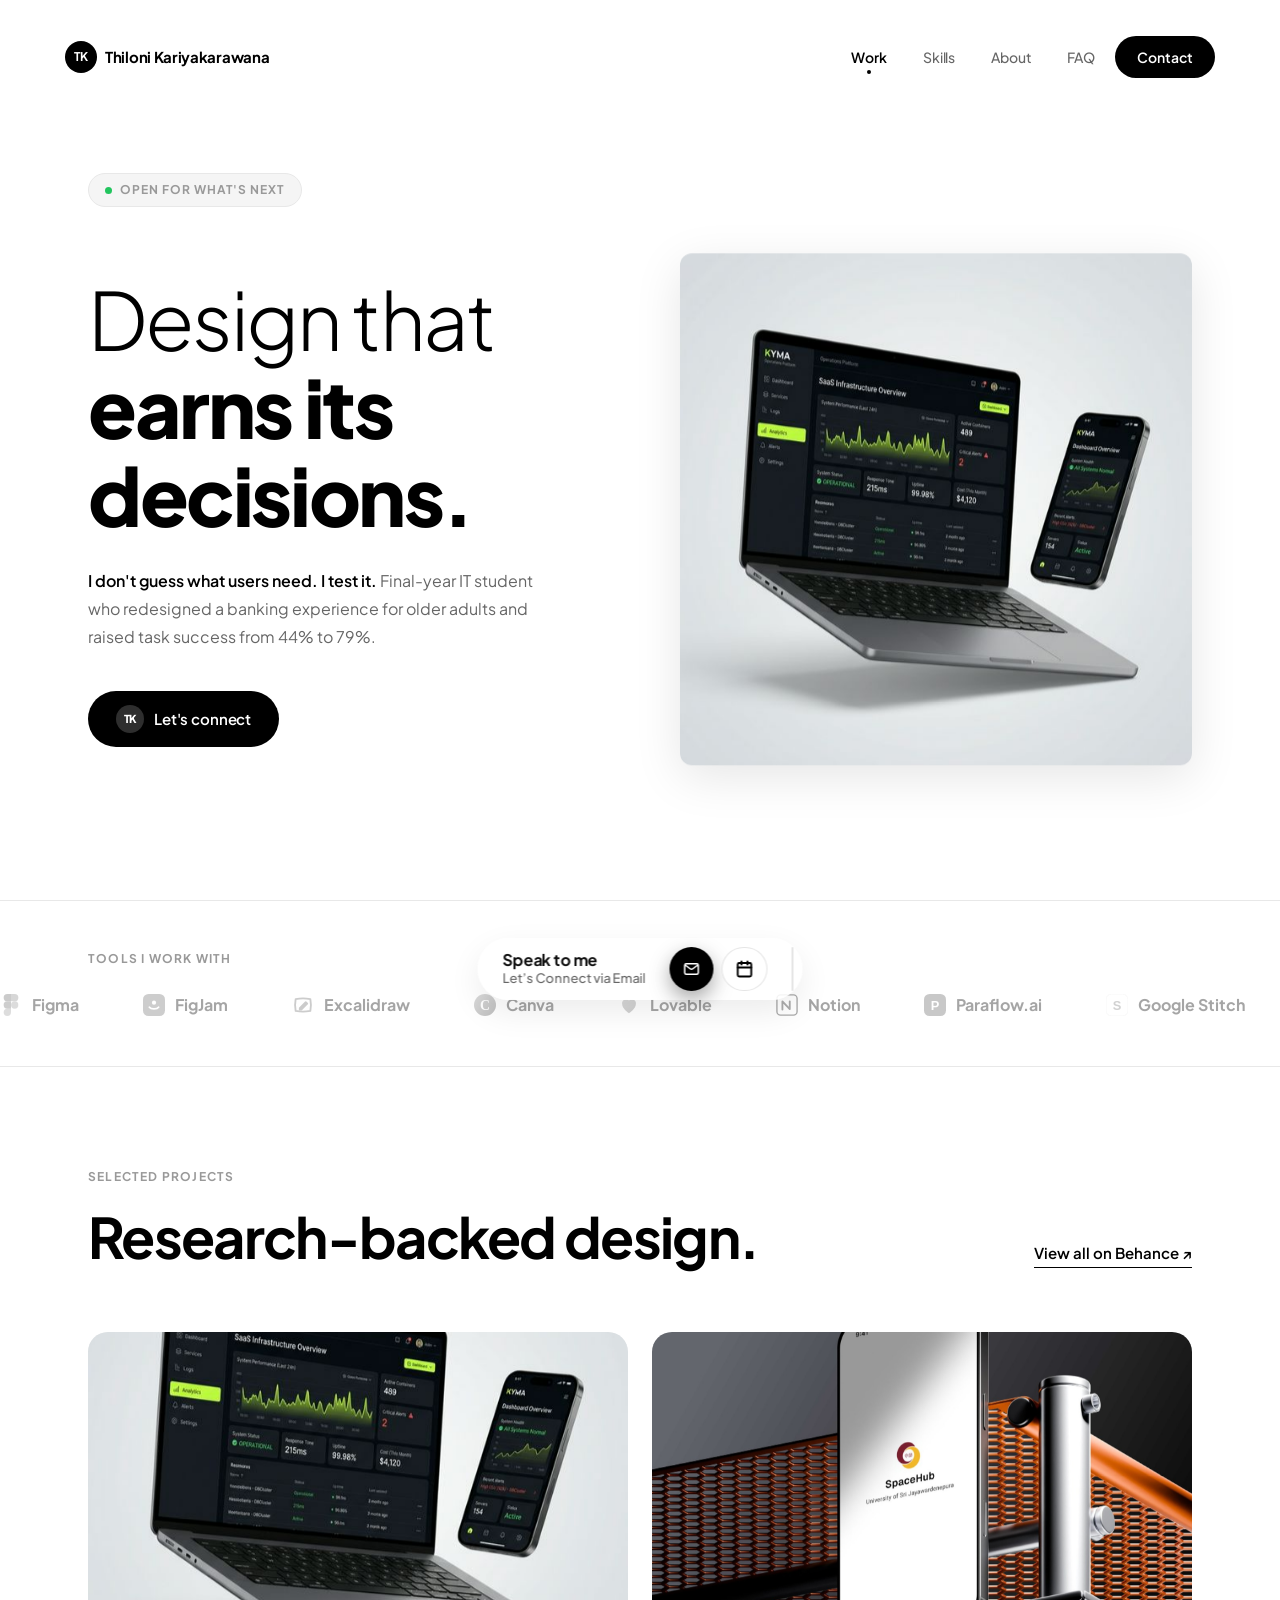
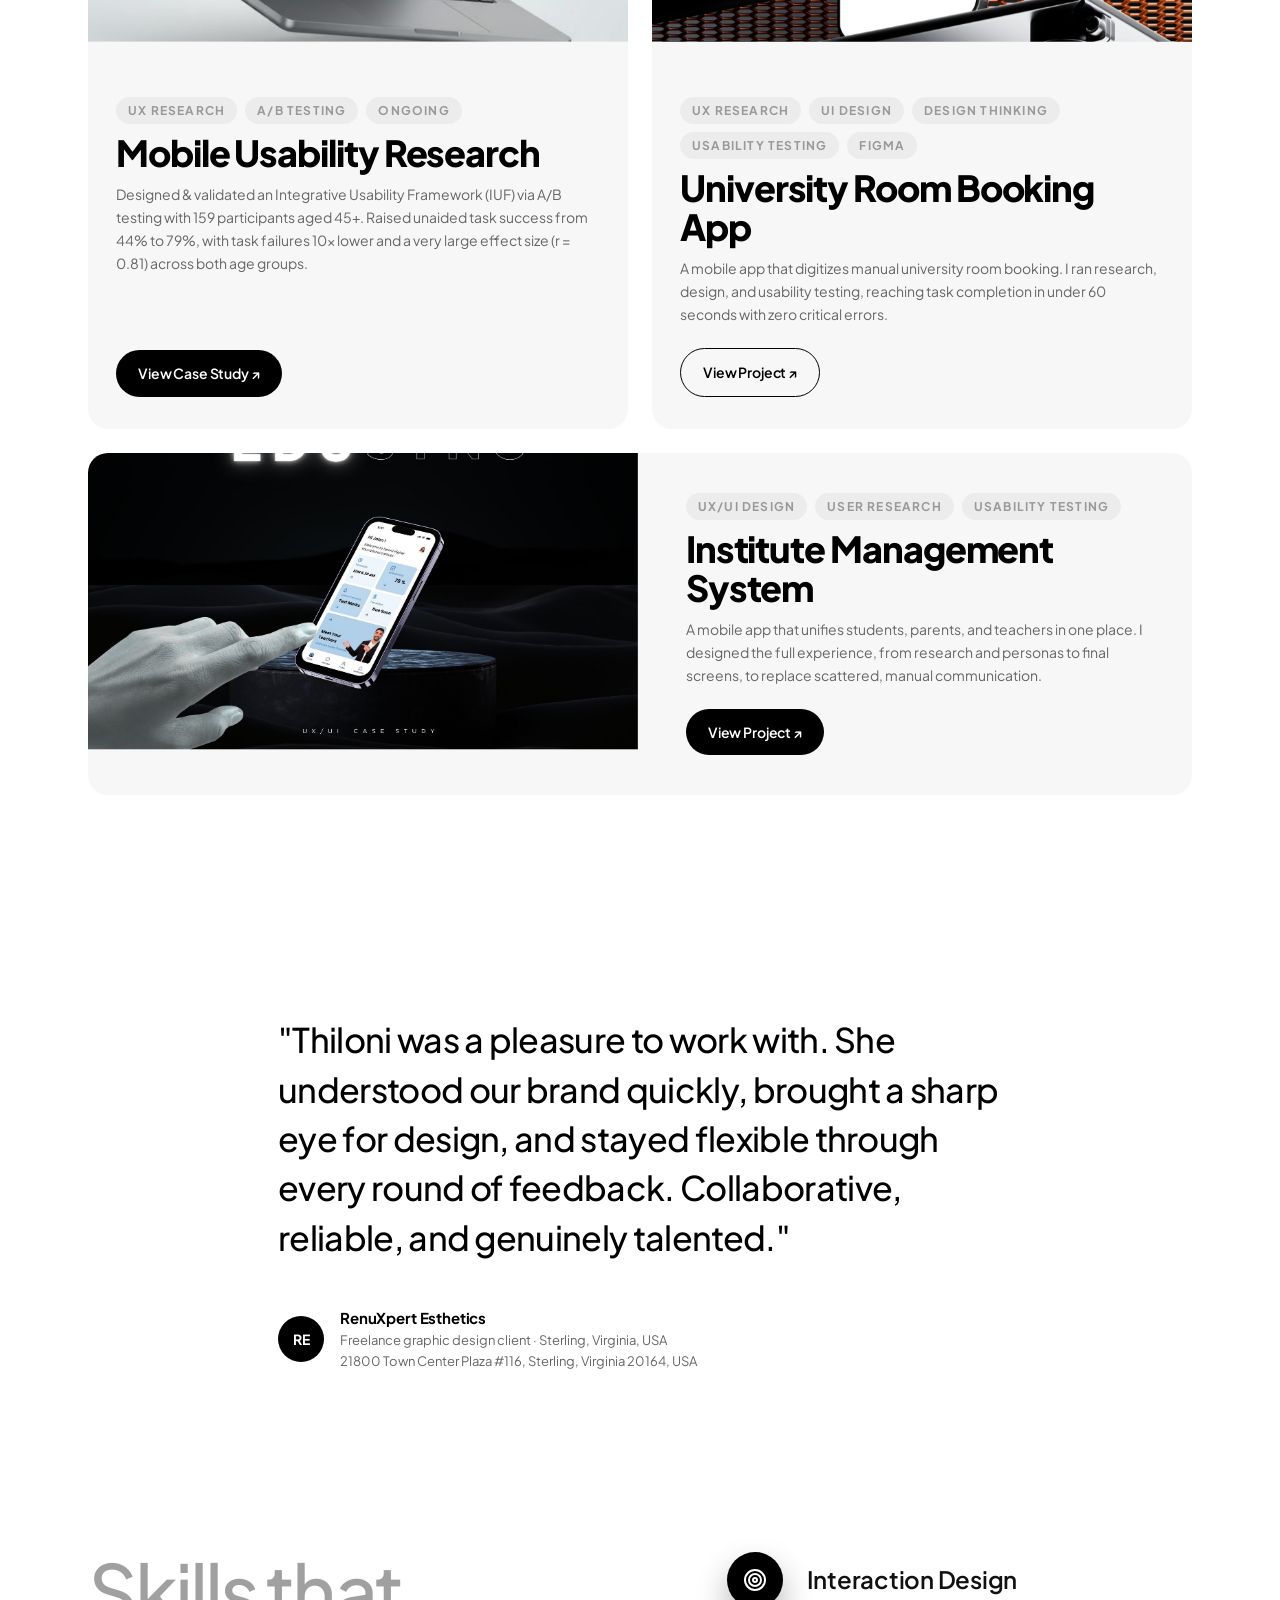
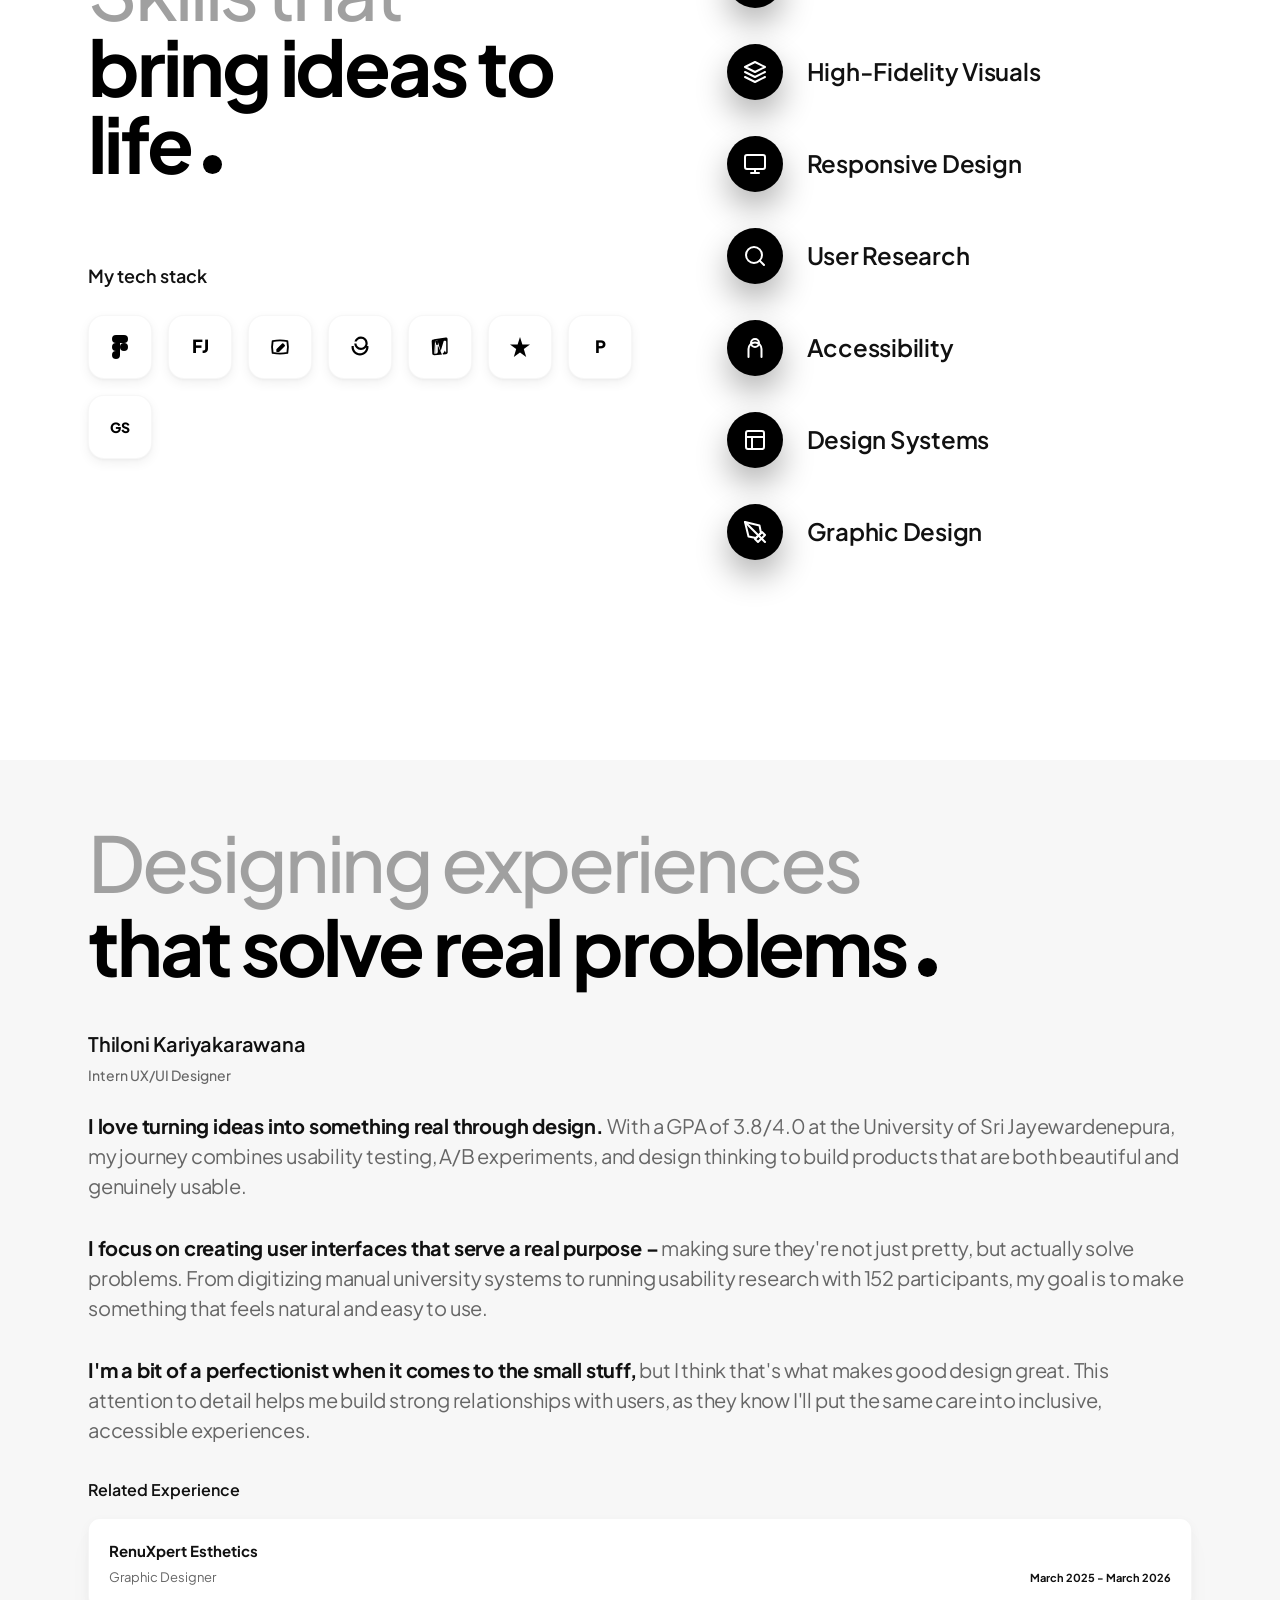
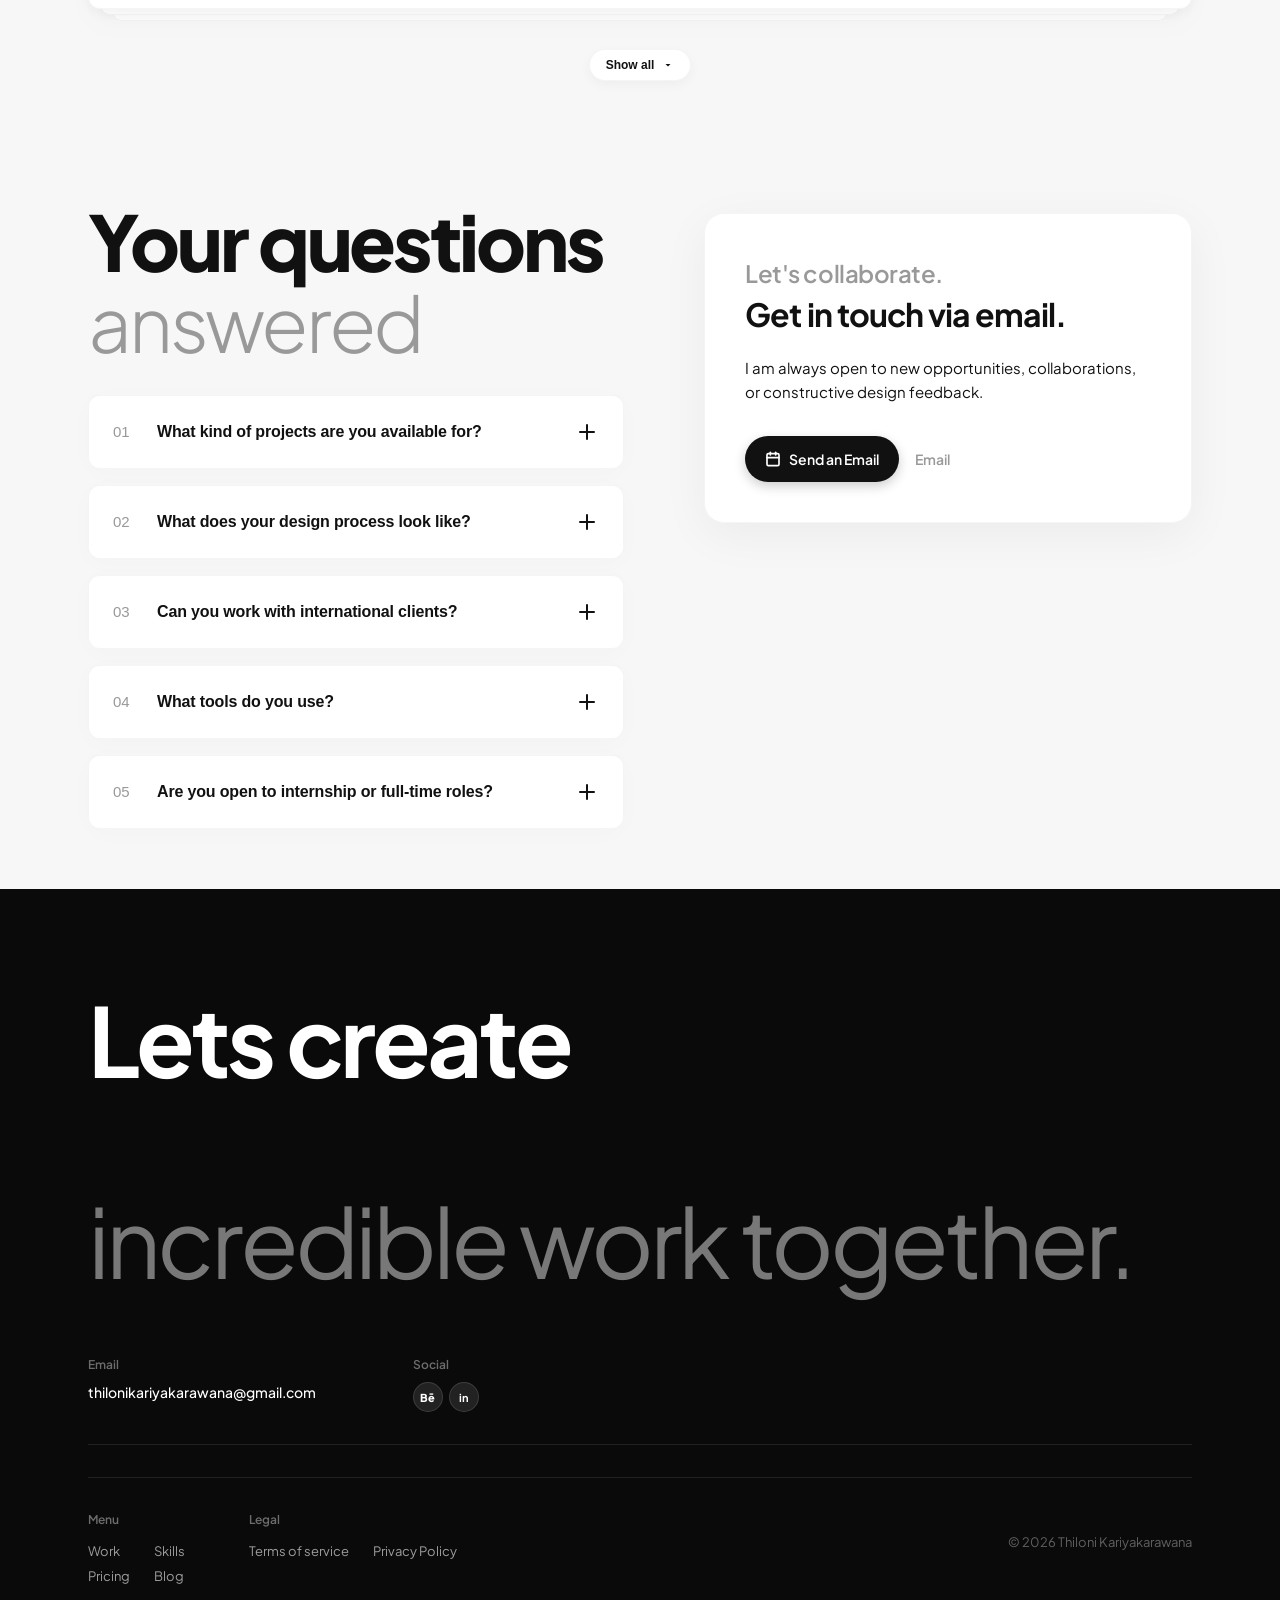
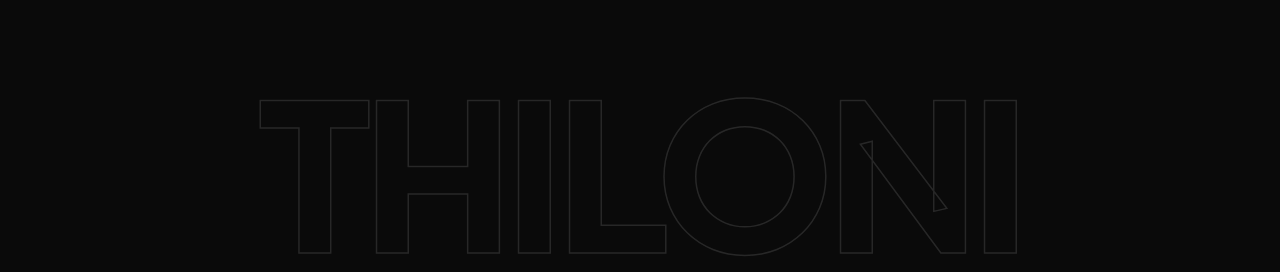
<file: index.html>
<!DOCTYPE html>
<html lang="en">

<head>
  <meta charset="UTF-8" />
  <meta name="viewport" content="width=device-width, initial-scale=1.0" />
  <title>Thiloni Kariyakarawana — UX/UI Designer</title>
  <meta name="description"
    content="Intern UX/UI Designer based in Nugegoda, Sri Lanka. Specializing in interaction design, usability research, and building inclusive digital experiences." />
  <link rel="preconnect" href="https://fonts.googleapis.com" />
  <link rel="preconnect" href="https://fonts.gstatic.com" crossorigin />
  <link
    href="https://fonts.googleapis.com/css2?family=Plus+Jakarta+Sans:ital,wght@0,300;0,400;0,500;0,600;0,700;0,800;1,300&display=swap"
    rel="stylesheet" />
  <link rel="stylesheet" href="styles.css" />
</head>

<body>



  <!-- ============ NAVIGATION ============ -->
  <nav class="navbar" id="navbar">
    <div class="nav-container">
      <a href="#contact" class="nav-logo" id="nav-logo">
        <div class="nav-avatar-fallback">TK</div>
        <span>Thiloni Kariyakarawana</span>
        
      </a>
      <div class="nav-links" id="nav-links">
        <a href="#work" class="nav-link active">Work</a>
        <a href="#skills" class="nav-link">Skills</a>
        <a href="#about" class="nav-link">About</a>
        <a href="#faq" class="nav-link">FAQ</a>
        <a href="#contact" class="nav-cta" id="nav-contact">Contact</a>
      </div>
      <button class="nav-hamburger" id="hamburger" aria-label="Menu">
        <span></span><span></span><span></span>
      </button>
    </div>
  </nav>

  <!-- ============ HERO ============ -->
  <section class="hero" id="hero">
    <div class="hero-badge reveal">
      <span class="badge-dot"></span>
      <span>Open for what's next</span>
    </div>
    <div class="hero-content">
      <div class="hero-text reveal">
        <h1 class="hero-heading">
          <span class="heading-light">Design that</span>
          <span class="heading-bold">earns its decisions.</span>
        </h1>
        <p class="hero-tagline"><strong>I don't guess what users need. I test it.</strong> Final-year IT student who
          redesigned a banking experience for older adults and raised task success from 44% to 79%.</p>
        <a href="https://www.linkedin.com/in/thiloni-kariyakarawana-851a80379/" target="_blank" class="btn btn-dark hero-cta" id="hero-cta">
          <span class="btn-avatar-initial">TK</span>
          Let's connect
        </a>
      </div>
      <div class="hero-image reveal">
        <img src="hero_mockup.png" alt="UX/UI design project mockup" class="hero-mockup parallax-img" id="hero-img" />
      </div>
    </div>
  </section>

  <!-- ============ TRUSTED BY — INFINITE MARQUEE ============ -->
  <section class="trusted-by" id="trusted">
    <p class="trusted-label">Tools I work with</p>
    <div class="marquee-wrapper">
      <div class="marquee-track" id="marquee-track">
        <!-- Figma -->
        <div class="logo-item">
          <svg class="tool-logo" viewBox="0 0 38 57" width="20" height="20" aria-hidden="true">
            <path fill="#1abcfe" d="M19 28.5a9.5 9.5 0 1 1 19 0 9.5 9.5 0 0 1-19 0Z" />
            <path fill="#0acf83" d="M0 47.5A9.5 9.5 0 0 1 9.5 38H19v9.5a9.5 9.5 0 1 1-19 0Z" />
            <path fill="#ff7262" d="M19 0v19h9.5a9.5 9.5 0 1 0 0-19H19Z" />
            <path fill="#f24e1e" d="M0 9.5A9.5 9.5 0 0 0 9.5 19H19V0H9.5A9.5 9.5 0 0 0 0 9.5Z" />
            <path fill="#a259ff" d="M0 28.5A9.5 9.5 0 0 0 9.5 38H19V19H9.5A9.5 9.5 0 0 0 0 28.5Z" />
          </svg><span class="logo-text">Figma</span>
        </div>
        <!-- FigJam -->
        <div class="logo-item">
          <svg class="tool-logo" viewBox="0 0 24 24" width="20" height="20" aria-hidden="true">
            <rect width="24" height="24" rx="6" fill="#7B61FF" />
            <circle cx="12" cy="9.5" r="2.3" fill="#fff" />
            <path d="M7 14.5c1.6 2.3 8.4 2.3 10 0" stroke="#fff" stroke-width="2" fill="none"
              stroke-linecap="round" />
          </svg><span class="logo-text">FigJam</span>
        </div>
        <!-- Excalidraw -->
        <div class="logo-item">
          <svg class="tool-logo" viewBox="0 0 24 24" width="20" height="20" fill="none" stroke="#6965db"
            stroke-width="2" stroke-linecap="round" stroke-linejoin="round" aria-hidden="true">
            <path d="M4 5.5c5-1 11-1 16 0 .8 4 .8 9 0 13-5 1-11 1-16 0-.8-4-.8-9 0-13Z" />
            <path d="M8.5 15.5 15 9l1.6 1.6-6.5 6.5H8.5Z" fill="#6965db" />
          </svg><span class="logo-text">Excalidraw</span>
        </div>
        <!-- Canva -->
        <div class="logo-item">
          <svg class="tool-logo" viewBox="0 0 24 24" width="20" height="20" aria-hidden="true">
            <defs>
              <linearGradient id="cv-grad" x1="0" y1="0" x2="1" y2="1">
                <stop offset="0" stop-color="#00C4CC" />
                <stop offset="1" stop-color="#7D2AE8" />
              </linearGradient>
            </defs>
            <circle cx="12" cy="12" r="12" fill="url(#cv-grad)" />
            <text x="12" y="17.5" text-anchor="middle" font-family="Georgia, serif" font-size="15"
              font-weight="700" fill="#fff">C</text>
          </svg><span class="logo-text">Canva</span>
        </div>
        <!-- Lovable -->
        <div class="logo-item">
          <svg class="tool-logo" viewBox="0 0 24 24" width="20" height="20" aria-hidden="true">
            <defs>
              <linearGradient id="lv-grad" x1="0" y1="0" x2="1" y2="1">
                <stop offset="0" stop-color="#FF7A59" />
                <stop offset="1" stop-color="#FF4D8D" />
              </linearGradient>
            </defs>
            <path fill="url(#lv-grad)"
              d="M12 21s-7.5-4.6-7.5-10A4.5 4.5 0 0 1 12 7a4.5 4.5 0 0 1 7.5 4c0 5.4-7.5 10-7.5 10Z" />
          </svg><span class="logo-text">Lovable</span>
        </div>
        <!-- Notion -->
        <div class="logo-item">
          <svg class="tool-logo" viewBox="0 0 24 24" width="20" height="20" aria-hidden="true">
            <rect x="1" y="1" width="22" height="22" rx="4" fill="#fff" stroke="#111" stroke-width="1.5" />
            <path d="M7 17V8l8 8.5V8" stroke="#111" stroke-width="2" fill="none" stroke-linecap="round"
              stroke-linejoin="round" />
          </svg><span class="logo-text">Notion</span>
        </div>
        <!-- Paraflow.ai -->
        <div class="logo-item">
          <svg class="tool-logo" viewBox="0 0 24 24" width="20" height="20" aria-hidden="true">
            <rect width="24" height="24" rx="6" fill="#5B5BD6" />
            <text x="12" y="17" text-anchor="middle" font-family="Arial, sans-serif" font-size="14"
              font-weight="800" fill="#fff">P</text>
          </svg><span class="logo-text">Paraflow.ai</span>
        </div>
        <!-- Google Stitch -->
        <div class="logo-item">
          <svg class="tool-logo" viewBox="0 0 24 24" width="20" height="20" aria-hidden="true">
            <rect width="24" height="24" rx="6" fill="#fff" stroke="#e5e7eb" stroke-width="1" />
            <text x="12" y="17" text-anchor="middle" font-family="Arial, sans-serif" font-size="14"
              font-weight="800" fill="#4285F4">S</text>
          </svg><span class="logo-text">Google Stitch</span>
        </div>

        <!-- Duplicate for seamless loop -->
        <div class="logo-item">
          <svg class="tool-logo" viewBox="0 0 38 57" width="20" height="20" aria-hidden="true">
            <path fill="#1abcfe" d="M19 28.5a9.5 9.5 0 1 1 19 0 9.5 9.5 0 0 1-19 0Z" />
            <path fill="#0acf83" d="M0 47.5A9.5 9.5 0 0 1 9.5 38H19v9.5a9.5 9.5 0 1 1-19 0Z" />
            <path fill="#ff7262" d="M19 0v19h9.5a9.5 9.5 0 1 0 0-19H19Z" />
            <path fill="#f24e1e" d="M0 9.5A9.5 9.5 0 0 0 9.5 19H19V0H9.5A9.5 9.5 0 0 0 0 9.5Z" />
            <path fill="#a259ff" d="M0 28.5A9.5 9.5 0 0 0 9.5 38H19V19H9.5A9.5 9.5 0 0 0 0 28.5Z" />
          </svg><span class="logo-text">Figma</span>
        </div>
        <div class="logo-item">
          <svg class="tool-logo" viewBox="0 0 24 24" width="20" height="20" aria-hidden="true">
            <rect width="24" height="24" rx="6" fill="#7B61FF" />
            <circle cx="12" cy="9.5" r="2.3" fill="#fff" />
            <path d="M7 14.5c1.6 2.3 8.4 2.3 10 0" stroke="#fff" stroke-width="2" fill="none"
              stroke-linecap="round" />
          </svg><span class="logo-text">FigJam</span>
        </div>
        <div class="logo-item">
          <svg class="tool-logo" viewBox="0 0 24 24" width="20" height="20" fill="none" stroke="#6965db"
            stroke-width="2" stroke-linecap="round" stroke-linejoin="round" aria-hidden="true">
            <path d="M4 5.5c5-1 11-1 16 0 .8 4 .8 9 0 13-5 1-11 1-16 0-.8-4-.8-9 0-13Z" />
            <path d="M8.5 15.5 15 9l1.6 1.6-6.5 6.5H8.5Z" fill="#6965db" />
          </svg><span class="logo-text">Excalidraw</span>
        </div>
        <div class="logo-item">
          <svg class="tool-logo" viewBox="0 0 24 24" width="20" height="20" aria-hidden="true">
            <defs>
              <linearGradient id="cv-grad2" x1="0" y1="0" x2="1" y2="1">
                <stop offset="0" stop-color="#00C4CC" />
                <stop offset="1" stop-color="#7D2AE8" />
              </linearGradient>
            </defs>
            <circle cx="12" cy="12" r="12" fill="url(#cv-grad2)" />
            <text x="12" y="17.5" text-anchor="middle" font-family="Georgia, serif" font-size="15"
              font-weight="700" fill="#fff">C</text>
          </svg><span class="logo-text">Canva</span>
        </div>
        <div class="logo-item">
          <svg class="tool-logo" viewBox="0 0 24 24" width="20" height="20" aria-hidden="true">
            <defs>
              <linearGradient id="lv-grad2" x1="0" y1="0" x2="1" y2="1">
                <stop offset="0" stop-color="#FF7A59" />
                <stop offset="1" stop-color="#FF4D8D" />
              </linearGradient>
            </defs>
            <path fill="url(#lv-grad2)"
              d="M12 21s-7.5-4.6-7.5-10A4.5 4.5 0 0 1 12 7a4.5 4.5 0 0 1 7.5 4c0 5.4-7.5 10-7.5 10Z" />
          </svg><span class="logo-text">Lovable</span>
        </div>
        <div class="logo-item">
          <svg class="tool-logo" viewBox="0 0 24 24" width="20" height="20" aria-hidden="true">
            <rect x="1" y="1" width="22" height="22" rx="4" fill="#fff" stroke="#111" stroke-width="1.5" />
            <path d="M7 17V8l8 8.5V8" stroke="#111" stroke-width="2" fill="none" stroke-linecap="round"
              stroke-linejoin="round" />
          </svg><span class="logo-text">Notion</span>
        </div>
        <div class="logo-item">
          <svg class="tool-logo" viewBox="0 0 24 24" width="20" height="20" aria-hidden="true">
            <rect width="24" height="24" rx="6" fill="#5B5BD6" />
            <text x="12" y="17" text-anchor="middle" font-family="Arial, sans-serif" font-size="14"
              font-weight="800" fill="#fff">P</text>
          </svg><span class="logo-text">Paraflow.ai</span>
        </div>
        <div class="logo-item">
          <svg class="tool-logo" viewBox="0 0 24 24" width="20" height="20" aria-hidden="true">
            <rect width="24" height="24" rx="6" fill="#fff" stroke="#e5e7eb" stroke-width="1" />
            <text x="12" y="17" text-anchor="middle" font-family="Arial, sans-serif" font-size="14"
              font-weight="800" fill="#4285F4">S</text>
          </svg><span class="logo-text">Google Stitch</span>
        </div>
      </div>
    </div>
  </section>

  <!-- ============ RECENT WORK / PROJECTS ============ -->
  <section class="recent-work" id="work">
    <div class="work-header reveal">
      <div>
        <p class="section-eyebrow">Selected Projects</p>
        <h2 class="section-heading" style="margin-bottom:0">Research-backed design.</h2>
      </div>
      <a href="https://www.behance.net/yashorathiloni" target="_blank" rel="noopener" class="view-all-link" id="view-all">View all on Behance ↗</a>
    </div>
    <div class="projects-grid">
      <!-- Project 1: Mobile Usability Research -->
      <div class="project-card reveal stagger-1" id="project-1">
        <div class="project-image">
          <img src="hero_mockup.png" alt="Mobile Usability Research project" class="parallax-img" />
        </div>
        <div class="project-info">
          <div class="project-tags">
            <span class="tag">UX Research</span>
            <span class="tag">A/B Testing</span>
            <span class="tag">Ongoing</span>
          </div>
          <h2 class="project-name">Mobile Usability Research</h2>
          <p class="project-desc">Designed & validated an Integrative Usability Framework (IUF) via A/B testing with
            159 participants aged 45+. Raised unaided task success from 44% to 79%, with task failures 10× lower and a
            very large effect size (r = 0.81) across both age groups.</p>
          <a href="banking.html" class="btn btn-dark project-btn">View Case Study ↗</a>
        </div>
      </div>
      <!-- Project 2: University Room Booking App -->
      <div class="project-card reveal stagger-2" id="project-2">
        <div class="project-image">
          <img src="spacehub-cover.jpg"
            alt="SpaceHub University Room Booking App case study" class="parallax-img" />
        </div>
        <div class="project-info">
          <div class="project-tags">
            <span class="tag">UX Research</span>
            <span class="tag">UI Design</span>
            <span class="tag">Design Thinking</span>
            <span class="tag">Usability Testing</span>
            <span class="tag">Figma</span>
          </div>
          <h2 class="project-name">University Room Booking App</h2>
          <p class="project-desc">A mobile app that digitizes manual university room booking. I ran research, design, and usability testing, reaching task completion in under 60 seconds with zero critical errors.</p>
          <a href="spacehub.html" class="btn btn-outline project-btn">View Project ↗</a>
        </div>
      </div>

      <!-- Project 3 — full width -->
      <div class="project-card-wide reveal stagger-3" id="project-3">
        <div class="project-card-wide-image">
          <img src="edusync-cover.jpg" alt="EduSync — institute management app case study" class="parallax-img" />
        </div>
        <div class="project-info project-info-wide">
          <div class="project-tags">
            <span class="tag">UX/UI Design</span>
            <span class="tag">User Research</span>
            <span class="tag">Usability Testing</span>
          </div>
          <h2 class="project-name">Institute Management System</h2>
          <p class="project-desc">A mobile app that unifies students, parents, and teachers in one place. I designed the full experience, from research and personas to final screens, to replace scattered, manual communication.</p>
          <a href="edusync.html" class="btn btn-dark project-btn">View Project ↗</a>
        </div>
      </div>
    </div>
  </section>

  <!-- ============ TESTIMONIAL ============ -->
  <section class="testimonial-section" id="testimonial">
    <div class="container">
      <div class="testimonial-card reveal">
        <blockquote class="testimonial-text">
          "Thiloni was a pleasure to work with. She understood our brand quickly, brought a sharp eye for design, and
          stayed flexible through every round of feedback. Collaborative, reliable, and genuinely talented."
        </blockquote>
        <div class="testimonial-author">
          <div class="author-avatar">RE</div>
          <div class="author-info">
            <span class="author-name">RenuXpert Esthetics</span>
            <span class="author-role">Freelance graphic design client · Sterling, Virginia, USA</span>
            <span class="author-role">21800 Town Center Plaza #116, Sterling, Virginia 20164, USA</span>
          </div>
        </div>
      </div>
    </div>
  </section>

  <!-- ============ SKILLS & TOOLS ============ -->
  <section class="services-section" id="skills">
    <div class="container">
      <div class="services-layout">

        <!-- Left Column -->
        <div class="services-left reveal">
          <h2 class="services-headline">
            <span class="light">Skills that</span><br>
            <span class="bold">bring ideas to life</span><span class="dot"></span>
          </h2>

          <div class="tech-stack-container">
            <p class="tech-label">My tech stack</p>
            <div class="tech-logos">
              <div class="tech-item" data-tooltip="Figma">
                <div class="tech-icon"><svg viewBox="0 0 38 57" width="24" height="24" fill="currentColor">
                    <path d="M19 28.5a9.5 9.5 0 1 1 19 0 9.5 9.5 0 0 1-19 0z" />
                    <path d="M0 47.5A9.5 9.5 0 0 1 9.5 38H19v9.5a9.5 9.5 0 1 1-19 0z" />
                    <path d="M19 0v19h9.5a9.5 9.5 0 1 0 0-19H19z" />
                    <path d="M0 9.5a9.5 9.5 0 0 0 9.5 9.5H19V0H9.5A9.5 9.5 0 0 0 0 9.5z" />
                    <path d="M0 28.5a9.5 9.5 0 0 0 9.5 9.5H19V19H9.5A9.5 9.5 0 0 0 0 28.5z" />
                  </svg></div>
              </div>
              <div class="tech-item" data-tooltip="FigJam">
                <div class="tech-icon"><span style="font-size:18px;font-weight:800;color:#000">FJ</span></div>
              </div>
              <div class="tech-item" data-tooltip="Excalidraw">
                <div class="tech-icon"><svg width="22" height="22" viewBox="0 0 24 24" fill="none"
                    stroke="currentColor" stroke-width="2" stroke-linecap="round" stroke-linejoin="round">
                    <path d="M4 5.5c5-1 11-1 16 0 .8 4 .8 9 0 13-5 1-11 1-16 0-.8-4-.8-9 0-13Z" />
                    <path d="M9 15l6-6 1.5 1.5-6 6H9Z" fill="currentColor" />
                  </svg></div>
              </div>
              <div class="tech-item" data-tooltip="Canva">
                <div class="tech-icon"><svg width="24" height="24" viewBox="0 0 24 24" fill="currentColor">
                    <path
                      d="M12.95 1.54c-3.14 0-5.74 2.1-6.52 4.96h2.24c.67-1.63 2.27-2.77 4.28-2.77 2.5 0 4.54 2.04 4.54 4.54s-2.04 4.54-4.54 4.54c-2.4 0-4.38-1.89-4.53-4.24H6.28c.16 3.52 3.03 6.38 6.67 6.38 3.72 0 6.74-3.02 6.74-6.74s-3.02-6.74-6.74-6.74zM12 18.26c-3.46 0-6.26-2.8-6.26-6.26 0-.35.03-.69.09-1.02H3.66c-.1.33-.16.68-.16 1.02 0 4.67 3.79 8.46 8.5 8.46s8.5-3.79 8.5-8.46c0-.34-.06-.69-.16-1.02H18.17c.06.33.09.67.09 1.02 0 3.46-2.8 6.26-6.26 6.26z" />
                  </svg></div>
              </div>
              <div class="tech-item" data-tooltip="Notion">
                <div class="tech-icon"><svg width="22" height="22" viewBox="0 0 24 24" fill="currentColor">
                    <path
                      d="M4.459 4.211c.23-.418.577-.665 1.04-.741l12.784-1.884c.485-.071.933.061 1.343.398.39.319.605.748.647 1.288L20.4 17.65c.04.538-.135 1.018-.525 1.442-.39.423-.873.655-1.447.696L5.644 20.932c-.443.031-.884-.093-1.32-.375-.436-.282-.693-.683-.772-1.2l-.634-13.625c-.035-.233-.001-.456.104-.668.105-.213.25-.497.437-.853zM6.91 5.923c-.156.326-.303.626-.441.9l-.66 12.355c.348.169.65.253.903.253.303 0 .546-.113.729-.338V9.897c0-.282.02-.564.062-.846.168.188.35.334.545.438.196.104.382.17.558.197.87.165 1.13.06 1.13-.56V6.36c0-.528-.158-.87-.474-1.026-.316-.156-.632-.234-.947-.234-.343 0-.741.066-1.192.198-.45.132-.704.341-.763.625zm11.55 12.186c.205-.224.308-.49.308-.8V6.516c0-.528-.156-.872-.468-1.033-.311-.161-.622-.242-.933-.242-.424 0-.853.111-1.286.334l-3.326 10.748h-.062l-3.376-11.23c-.34-.144-.663-.216-.967-.216-.407 0-.749.123-1.025.369s-.414.534-.414.862c0 .408.104.832.311 1.272l.462.981V18.15c0 .313-.131.602-.394.867l.867.062a2.366 2.366 0 0 0 .551-.104c.184-.07.319-.188.406-.353l.462-1.047.014-7.514 4.541 10.22 1.488-.13c-.187-.247-.41-.458-.669-.633l-.222-.162 1.044-1.033c.414-.403.743-.846.987-1.332.243-.485.365-.91.365-1.274z" />
                  </svg></div>
              </div>
              <div class="tech-item" data-tooltip="Lovable">
                <div class="tech-icon"><svg width="24" height="24" viewBox="0 0 24 24" fill="currentColor">
                    <path d="M12 2l2.4 7.6H22l-6.2 4.5L18.2 22 12 17.5 5.8 22l2.4-7.9L2 9.6h7.6L12 2z" />
                  </svg></div>
              </div>
              <div class="tech-item" data-tooltip="Paraflow.ai">
                <div class="tech-icon"><span style="font-size:17px;font-weight:800;color:currentColor">P</span></div>
              </div>
              <div class="tech-item" data-tooltip="Google Stitch">
                <div class="tech-icon"><span style="font-size:14px;font-weight:800;color:currentColor">GS</span></div>
              </div>
            </div>
          </div>
        </div>

        <!-- Right Column -->
        <div class="services-right">
          <ul class="services-list-new">
            <li class="service-item-new reveal stagger-1">
              <div class="service-icon-heavy">
                <svg width="24" height="24" viewBox="0 0 24 24" fill="none" stroke="currentColor" stroke-width="2"
                  stroke-linecap="round" stroke-linejoin="round">
                  <circle cx="12" cy="12" r="10" />
                  <circle cx="12" cy="12" r="6" />
                  <circle cx="12" cy="12" r="2" />
                </svg>
              </div>
              <span class="service-name-new">Interaction Design</span>
            </li>
            <li class="service-item-new reveal stagger-2">
              <div class="service-icon-heavy">
                <svg width="24" height="24" viewBox="0 0 24 24" fill="none" stroke="currentColor" stroke-width="2"
                  stroke-linecap="round" stroke-linejoin="round">
                  <polygon points="12 2 2 7 12 12 22 7 12 2" />
                  <polyline points="2 12 12 17 22 12" />
                  <polyline points="2 17 12 22 22 17" />
                </svg>
              </div>
              <span class="service-name-new">High-Fidelity Visuals</span>
            </li>
            <li class="service-item-new reveal stagger-3">
              <div class="service-icon-heavy">
                <svg width="24" height="24" viewBox="0 0 24 24" fill="none" stroke="currentColor" stroke-width="2"
                  stroke-linecap="round" stroke-linejoin="round">
                  <rect x="2" y="3" width="20" height="14" rx="2" ry="2" />
                  <line x1="8" y1="21" x2="16" y2="21" />
                  <line x1="12" y1="17" x2="12" y2="21" />
                </svg>
              </div>
              <span class="service-name-new">Responsive Design</span>
            </li>
            <li class="service-item-new reveal stagger-4">
              <div class="service-icon-heavy">
                <svg width="24" height="24" viewBox="0 0 24 24" fill="none" stroke="currentColor" stroke-width="2"
                  stroke-linecap="round" stroke-linejoin="round">
                  <circle cx="11" cy="11" r="8" />
                  <line x1="21" y1="21" x2="16.65" y2="16.65" />
                </svg>
              </div>
              <span class="service-name-new">User Research</span>
            </li>
            <li class="service-item-new reveal stagger-5">
              <div class="service-icon-heavy">
                <svg width="24" height="24" viewBox="0 0 24 24" fill="none" stroke="currentColor" stroke-width="2"
                  stroke-linecap="round" stroke-linejoin="round">
                  <circle cx="12" cy="7" r="4" />
                  <path d="M5.5 21v-8a6.5 6.5 0 0 1 13 0v8" />
                </svg>
              </div>
              <span class="service-name-new">Accessibility</span>
            </li>
            <li class="service-item-new reveal stagger-6">
              <div class="service-icon-heavy">
                <svg width="24" height="24" viewBox="0 0 24 24" fill="none" stroke="currentColor" stroke-width="2"
                  stroke-linecap="round" stroke-linejoin="round">
                  <rect x="3" y="3" width="18" height="18" rx="2" ry="2" />
                  <line x1="3" y1="9" x2="21" y2="9" />
                  <line x1="9" y1="21" x2="9" y2="9" />
                </svg>
              </div>
              <span class="service-name-new">Design Systems</span>
            </li>
            <li class="service-item-new reveal stagger-7">
              <div class="service-icon-heavy">
                <svg width="24" height="24" viewBox="0 0 24 24" fill="none" stroke="currentColor" stroke-width="2"
                  stroke-linecap="round" stroke-linejoin="round">
                  <path d="M12 19l7-7 3 3-7 7-3-3z" />
                  <path d="M18 13l-1.5-7.5L2 2l3.5 14.5L13 18l5-5z" />
                  <line x1="2" y1="2" x2="22" y2="22" />
                </svg>
              </div>
              <span class="service-name-new">Graphic Design</span>
            </li>
          </ul>
        </div>
      </div>
    </div>
  </section>

  <!-- ============ ABOUT ============ -->
  <section class="about-section" id="about">
    <div class="container">
      <h2 class="about-headline">
        <span class="light">Designing experiences</span><br />
        <span class="bold">that solve real problems</span><span class="dot"></span>
      </h2>
      <p class="about-name-new">Thiloni Kariyakarawana</p>
      <p class="about-title-new">Intern UX/UI Designer</p>
      <div class="about-layout-new">
        

        <div class="about-right reveal">
          <p class="about-bio-new"><span class="bold">I love turning ideas into something real through design.</span>
            With a GPA of 3.8/4.0 at the University of Sri Jayewardenepura, my journey combines usability testing, A/B
            experiments, and design thinking to build products that are both beautiful and genuinely usable.</p>

          <p class="about-bio-new"><span class="bold">I focus on creating user interfaces that serve a real purpose
              –</span> making sure they're not just pretty, but actually solve problems. From digitizing manual
            university systems to running usability research with 152 participants, my goal is to make something that
            feels natural and easy to use.</p>

          <p class="about-bio-new"><span class="bold">I'm a bit of a perfectionist when it comes to the small
              stuff,</span> but I think that's what makes good design great. This attention to detail helps me build
            strong relationships with users, as they know I'll put the same care into inclusive, accessible experiences.
          </p>

          
<div class="about-left reveal">
                    <div class="about-work-history-new">
            <p class="history-label-new">Related Experience</p>
            <div class="work-history-card-container" id="workHistoryContainer">
              <div class="work-history-card" style="z-index: 4;">
                <div class="history-company-new">RenuXpert Esthetics</div>
                <div class="history-role-row">
                  <span class="history-role-new">Graphic Designer</span>
                  <span class="history-years-new">March 2025 - March 2026</span>
                </div>
              </div>

              <div class="work-history-extra" id="workHistoryExtra">
                <div class="work-history-card inner-card">
                  <div class="history-company-new">Entre Club - University of Sri Jayewardenepura</div>
                  <div class="history-role-row">
                    <span class="history-role-new">UI/UX Task Master</span>
                    <span class="history-years-new"></span>
                  </div>
                </div>

                <p class="history-label-new" style="margin-top: 24px; font-size: 14px; margin-bottom: 8px;">Education
                </p>

                <div class="work-history-card inner-card">
                  <div class="history-company-new">BSc (Hons) in IT</div>
                  <div class="history-role-row">
                    <span class="history-role-new">University of Sri Jayewardenepura</span>
                    <span class="history-years-new">2023-Present</span>
                  </div>
                </div>

                <div class="work-history-card inner-card" style="margin-top: 8px;">
                  <div class="history-company-new">Diploma in Psychology</div>
                  <div class="history-role-row">
                    <span class="history-role-new">SITC Campus</span>
                    <span class="history-years-new">2024 - 2025</span>
                  </div>
                </div>

                <div class="work-history-card inner-card" style="margin-top: 8px;">
                  <div class="history-company-new">Diploma in IT - Pearson Assured</div>
                  <div class="history-role-row">
                    <span class="history-role-new">ESOFT Metro Campus</span>
                    <span class="history-years-new">2023 - 2024</span>
                  </div>
                </div>
              </div>

              <div class="work-history-card-shadow-1"></div>
              <div class="work-history-card-shadow-2"></div>
            </div>

            <div class="show-all-container">
              <button class="show-all-btn" id="showAllHistoryBtn">
                <span class="history-btn-text">Show all</span>
                <svg class="btn-icon" width="12" height="12" fill="currentColor" viewBox="0 0 24 24">
                  <path d="M7 10l5 5 5-5z" />
                </svg>
              </button>
            </div>
          </div>
        </div>
      </div>
    </div>
  </section>

  <!-- ============ FAQ ============ -->
  <section class="faq-section-new" id="faq">
    <div class="container">
      <div class="faq-layout-new">
        <div class="faq-left-new reveal">
          <h2 class="faq-heading-new">
            <span class="bold">Your questions</span><br />
            <span class="light">answered<span class="dot"></span></span>
          </h2>
          <div class="faq-list-new" id="faq-list">
            <div class="faq-item-new reveal stagger-1">
              <button class="faq-question-new">
                <span class="faq-prefix">01</span>
                <span class="faq-text">What kind of projects are you available for?</span>
                <svg class="faq-icon" width="24" height="24" viewBox="0 0 24 24" fill="none" stroke="currentColor"
                  stroke-width="2" stroke-linecap="round">
                  <line x1="12" y1="5" x2="12" y2="19"></line>
                  <line x1="5" y1="12" x2="19" y2="12"></line>
                </svg>
              </button>
              <div class="faq-answer-new">
                <p>I'm open to UX/UI design projects, usability research, mobile app design, and freelance graphic
                  design work. I'm especially passionate about projects focused on accessibility and inclusive design.
                </p>
              </div>
            </div>

            <div class="faq-item-new reveal stagger-2">
              <button class="faq-question-new">
                <span class="faq-prefix">02</span>
                <span class="faq-text">What does your design process look like?</span>
                <svg class="faq-icon" width="24" height="24" viewBox="0 0 24 24" fill="none" stroke="currentColor"
                  stroke-width="2" stroke-linecap="round">
                  <line x1="12" y1="5" x2="12" y2="19"></line>
                  <line x1="5" y1="12" x2="19" y2="12"></line>
                </svg>
              </button>
              <div class="faq-answer-new">
                <p>I follow the Design Thinking process: Empathise → Define → Ideate → Prototype → Test. Each phase is
                  user-centred, with usability testing (both qualitative and quantitative) integral to every project.
                </p>
              </div>
            </div>

            <div class="faq-item-new reveal stagger-3">
              <button class="faq-question-new">
                <span class="faq-prefix">03</span>
                <span class="faq-text">Can you work with international clients?</span>
                <svg class="faq-icon" width="24" height="24" viewBox="0 0 24 24" fill="none" stroke="currentColor"
                  stroke-width="2" stroke-linecap="round">
                  <line x1="12" y1="5" x2="12" y2="19"></line>
                  <line x1="5" y1="12" x2="19" y2="12"></line>
                </svg>
              </button>
              <div class="faq-answer-new">
                <p>Absolutely — I've already collaborated with a US-based client (RenuXpert Esthetics, Sterling, VA) and
                  am comfortable with remote collaboration across time zones.</p>
              </div>
            </div>

            <div class="faq-item-new reveal stagger-4">
              <button class="faq-question-new">
                <span class="faq-prefix">04</span>
                <span class="faq-text">What tools do you use?</span>
                <svg class="faq-icon" width="24" height="24" viewBox="0 0 24 24" fill="none" stroke="currentColor"
                  stroke-width="2" stroke-linecap="round">
                  <line x1="12" y1="5" x2="12" y2="19"></line>
                  <line x1="5" y1="12" x2="19" y2="12"></line>
                </svg>
              </button>
              <div class="faq-answer-new">
                <p>My primary design tool is Figma (including FigJam for workshops and ideation). I also use Framer for
                  interactive prototypes, Canva for branded graphics, and Notion for project documentation.</p>
              </div>
            </div>

            <div class="faq-item-new reveal stagger-5">
              <button class="faq-question-new">
                <span class="faq-prefix">05</span>
                <span class="faq-text">Are you open to internship or full-time roles?</span>
                <svg class="faq-icon" width="24" height="24" viewBox="0 0 24 24" fill="none" stroke="currentColor"
                  stroke-width="2" stroke-linecap="round">
                  <line x1="12" y1="5" x2="12" y2="19"></line>
                  <line x1="5" y1="12" x2="19" y2="12"></line>
                </svg>
              </button>
              <div class="faq-answer-new">
                <p>Yes! I'm actively seeking internship and junior UX/UI designer roles. I'm eager to work in a
                  collaborative environment where I can contribute my research skills and grow as a designer.</p>
              </div>
            </div>
          </div>
        </div>

        <div class="faq-right-new reveal stagger-2">
          <div class="booking-card">
            <div class="booking-photo" style="display:none;">
              <div class="about-photo-fallback-new"
                style="display:flex; font-size:24px; letter-spacing:-1px; border-radius:50%; width: 64px; height: 64px; background: linear-gradient(135deg, #2b3036, #16181b);">
                TK</div>
            </div>
            <p class="booking-sub">Let's collaborate.</p>
            <h3 class="booking-title">Get in touch via email.</h3>
            <p class="booking-desc">I am always open to new opportunities, collaborations, or constructive design feedback.</p>

            <div class="booking-actions">
              <a href="mailto:thilonikariyakarawana@gmail.com" class="btn-schedule">
                <svg width="16" height="16" viewBox="0 0 24 24" fill="none" stroke="currentColor" stroke-width="2.5"
                  stroke-linecap="round" stroke-linejoin="round">
                  <rect x="3" y="4" width="18" height="18" rx="2" ry="2"></rect>
                  <line x1="16" y1="2" x2="16" y2="6"></line>
                  <line x1="8" y1="2" x2="8" y2="6"></line>
                  <line x1="3" y1="10" x2="21" y2="10"></line>
                </svg>
                Send an Email
              </a>
              <span class="booking-platform-text">Email</span>
            </div>
          </div>
        </div>
      </div>
    </div>
  </section>

  <!-- ============ FOOTER / CONTACT ============ -->
  <footer class="footer-new" id="contact">
    <div class="footer-new-inner">

      <!-- Big Heading -->
      <div class="fn-hero reveal">
        <h2 class="fn-heading">
          <span class="fn-lets">Lets <span id="fn-cycle-word" class="fn-cycle-word">design</span></span><br />
          <span class="fn-incredible">incredible work together.</span>
        </h2>
      </div>

      <!-- Contact Info Row -->
      <div class="fn-contact-row reveal stagger-1">
        <div class="fn-contact-col">
          <span class="fn-label">Email</span>
          <a href="mailto:thilonikariyakarawana@gmail.com" class="fn-val fn-val-link">thilonikariyakarawana@gmail.com</a>
        </div>
        
        <div class="fn-contact-col fn-social-col">
          <span class="fn-label">Social</span>
          <div class="fn-social-pills">
            
            <a href="https://www.behance.net/yashorathiloni" target="_blank" class="fn-pill fn-pill-circle" aria-label="Behance">
              <span style="font-weight:800;font-size:11px;line-height:1">Bē</span>
            </a>
            <a href="https://www.linkedin.com/in/thiloni-kariyakarawana-851a80379/" target="_blank" class="fn-pill fn-pill-circle" aria-label="LinkedIn">
              <span style="font-weight:700;font-size:11px;line-height:1">in</span>
            </a>
          </div>
        </div>
      </div>

      <!-- Divider -->
      <div class="fn-divider reveal stagger-2"></div>

      <!-- Menu / Legal / Copyright Row -->
      <div class="fn-bottom-row reveal stagger-3">
        <div class="fn-nav-group">
          <span class="fn-label">Menu</span>
          <div class="fn-nav-links">
            <a href="#work">Work</a>
            <a href="#skills">Skills</a>
            <a href="#">Pricing</a>
            <a href="#">Blog</a>
          </div>
        </div>
        <div class="fn-nav-group">
          <span class="fn-label">Legal</span>
          <div class="fn-nav-links">
            <a href="#">Terms of service</a>
            <a href="#">Privacy Policy</a>
          </div>
        </div>
        <div class="fn-copyright">
          <p>© 2026 Thiloni Kariyakarawana</p>
        </div>
      </div>

    </div>

    <!-- Giant decorative wordmark -->
    <div class="fn-wordmark" aria-hidden="true">THILONI</div>
  </footer>

  <!-- ============ SPEAK TO ME WIDGET (Redesign) ============ -->
  <div class="speak-widget-wrapper" id="speak-wrapper">
    <div class="floating-speak-widget new-design" id="speak-widget">
      <div class="speak-info">
        <div class="speak-title">Speak to me</div>
        <div class="speak-subtitle">Let’s Connect via Email</div>
      </div>
      <div class="speak-actions">
        <a href="mailto:thilonikariyakarawana@gmail.com" class="speak-btn btn-email">
          <div class="icon-wrap">
            <svg width="20" height="20" fill="none" stroke="#fff" stroke-width="2" stroke-linecap="round"
              stroke-linejoin="round" viewBox="0 0 24 24">
              <path d="M4 7.00005L10.2 11.65C11.2667 12.45 12.7333 12.45 13.8 11.65L20 7"></path>
              <rect x="3" y="5" width="18" height="14" rx="2"></rect>
            </svg>
          </div>
          <span class="btn-text">Contact</span>
        </a>
        <a href="#contact" class="speak-btn btn-calendar">
          <div class="icon-wrap">
            <svg width="20" height="20" fill="none" stroke="#000" stroke-width="2.5" stroke-linecap="round"
              stroke-linejoin="round" viewBox="0 0 24 24">
              <rect x="3" y="4" width="18" height="18" rx="2" ry="2"></rect>
              <line x1="16" y1="2" x2="16" y2="6"></line>
              <line x1="8" y1="2" x2="8" y2="6"></line>
              <line x1="3" y1="10" x2="21" y2="10"></line>
              <rect x="3" y="10"
      </div>
    </div>
  </div>

  <script src="script.js"></script>
</body>

</html>
</file>
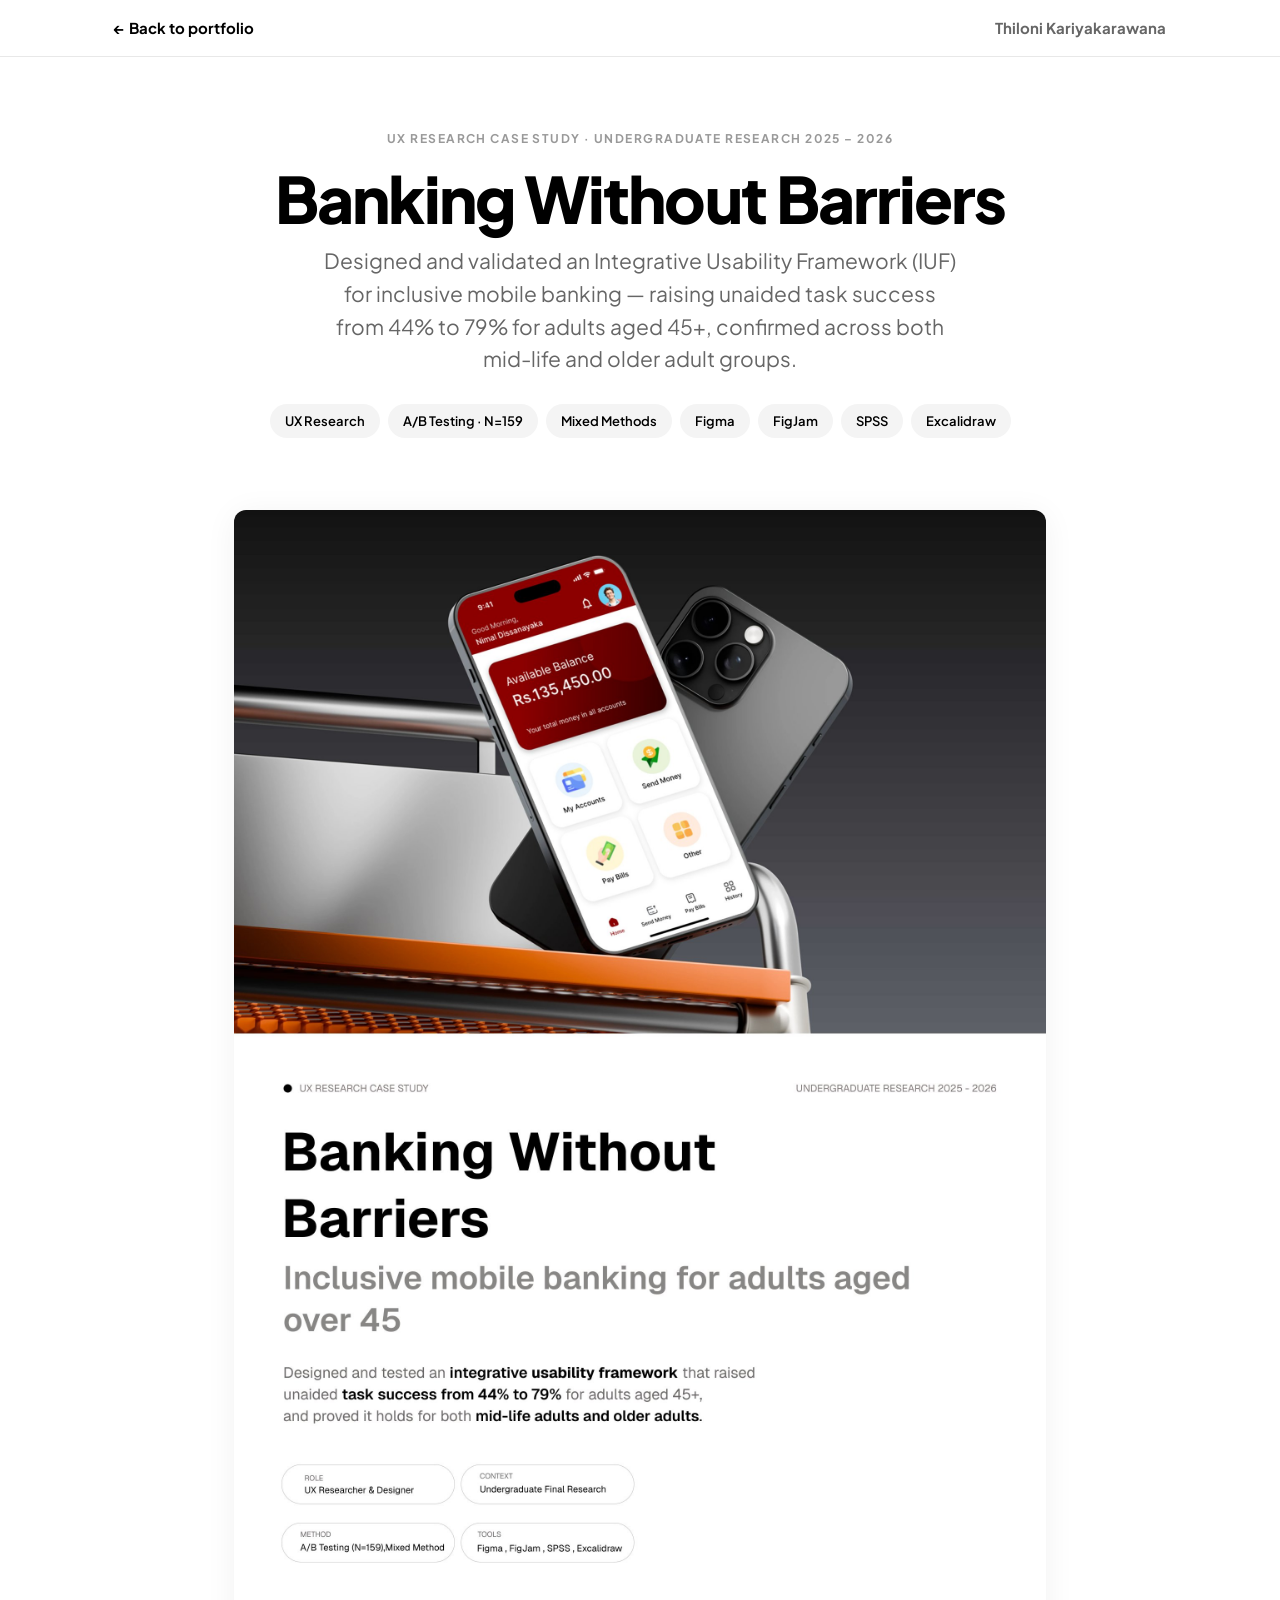
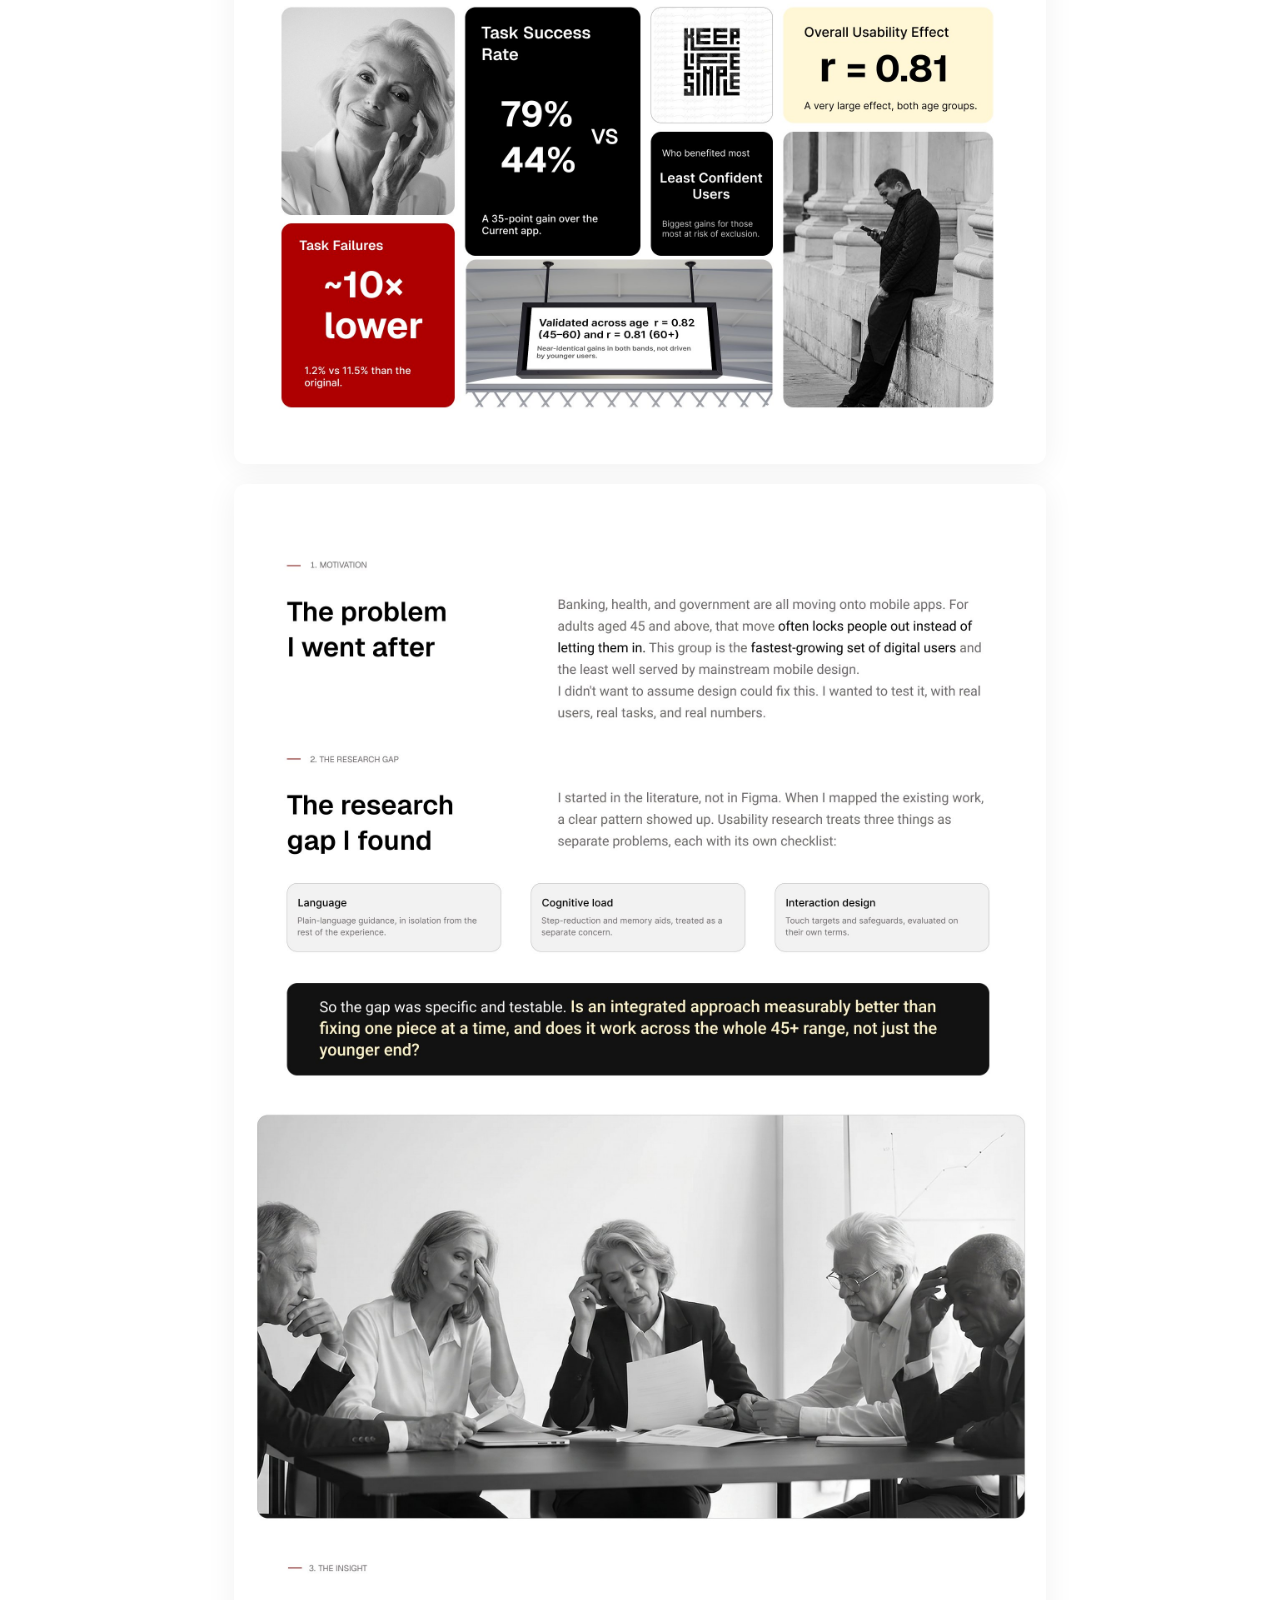
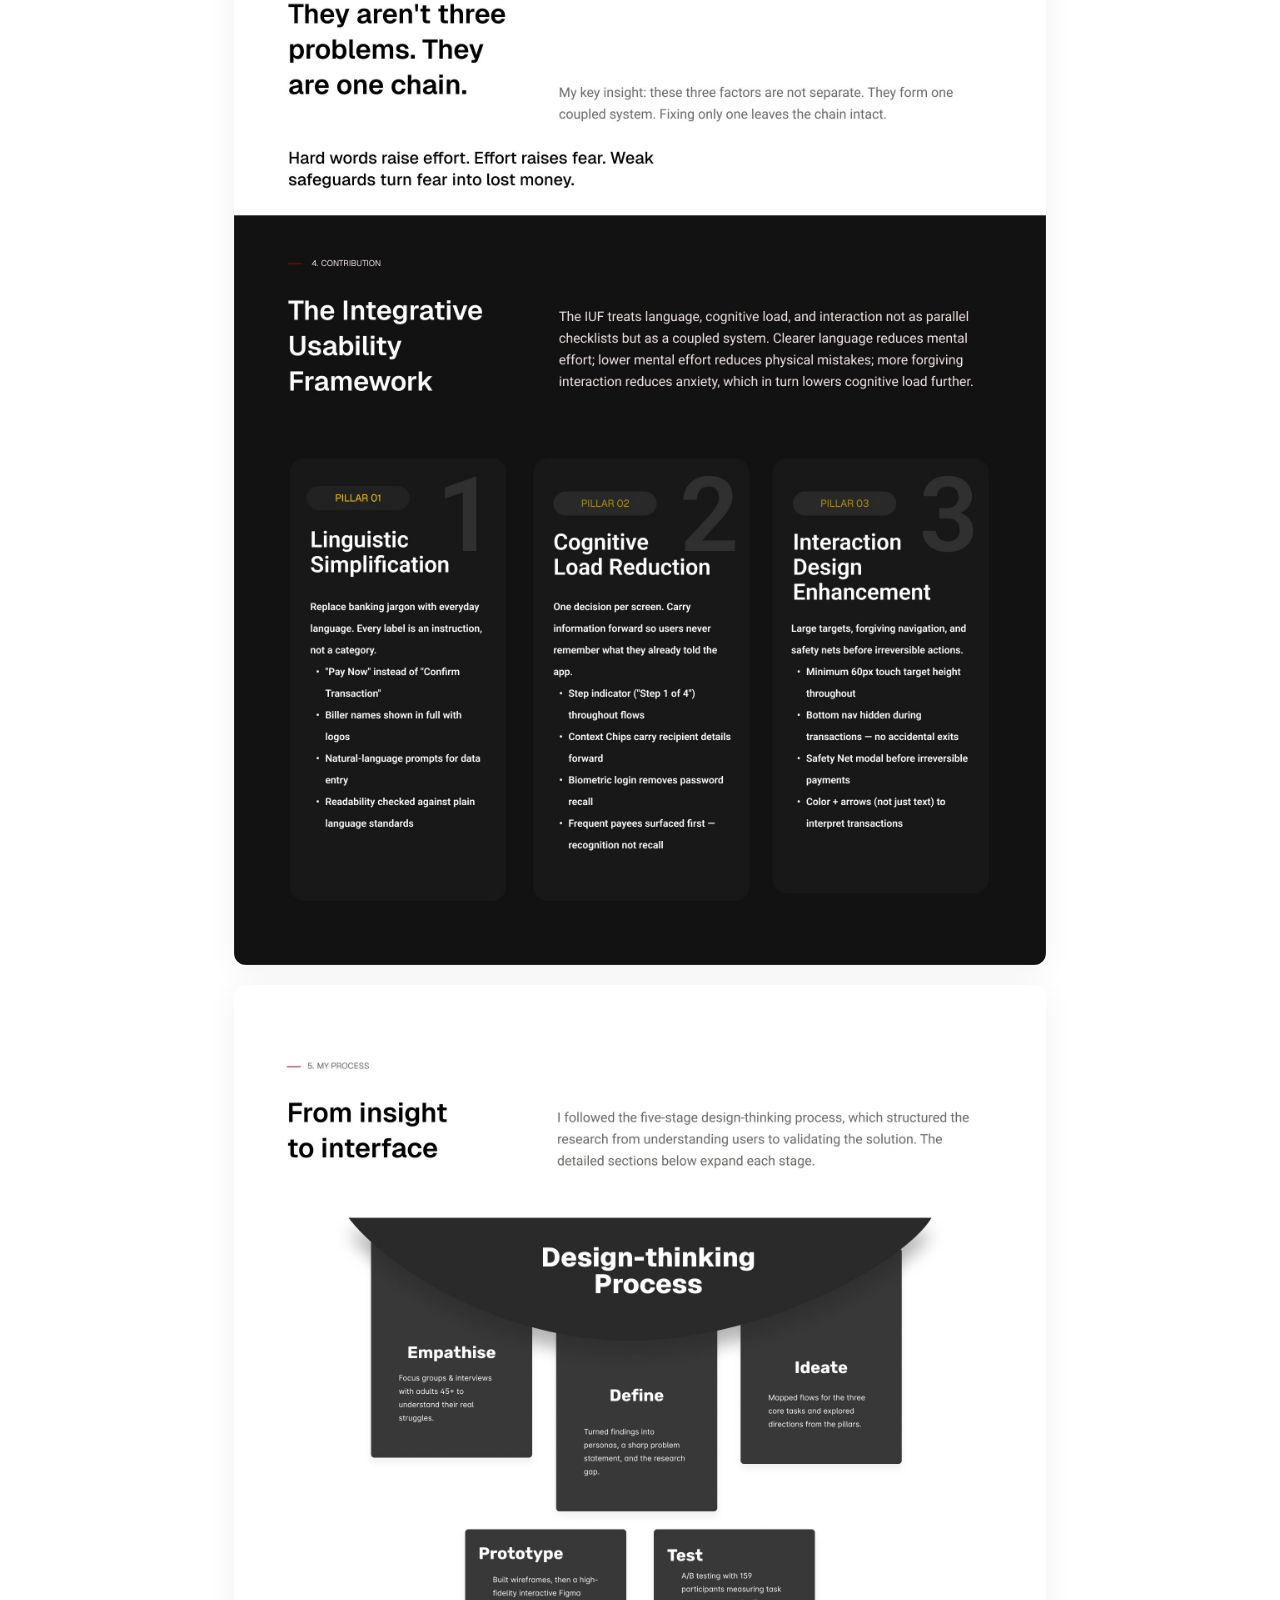
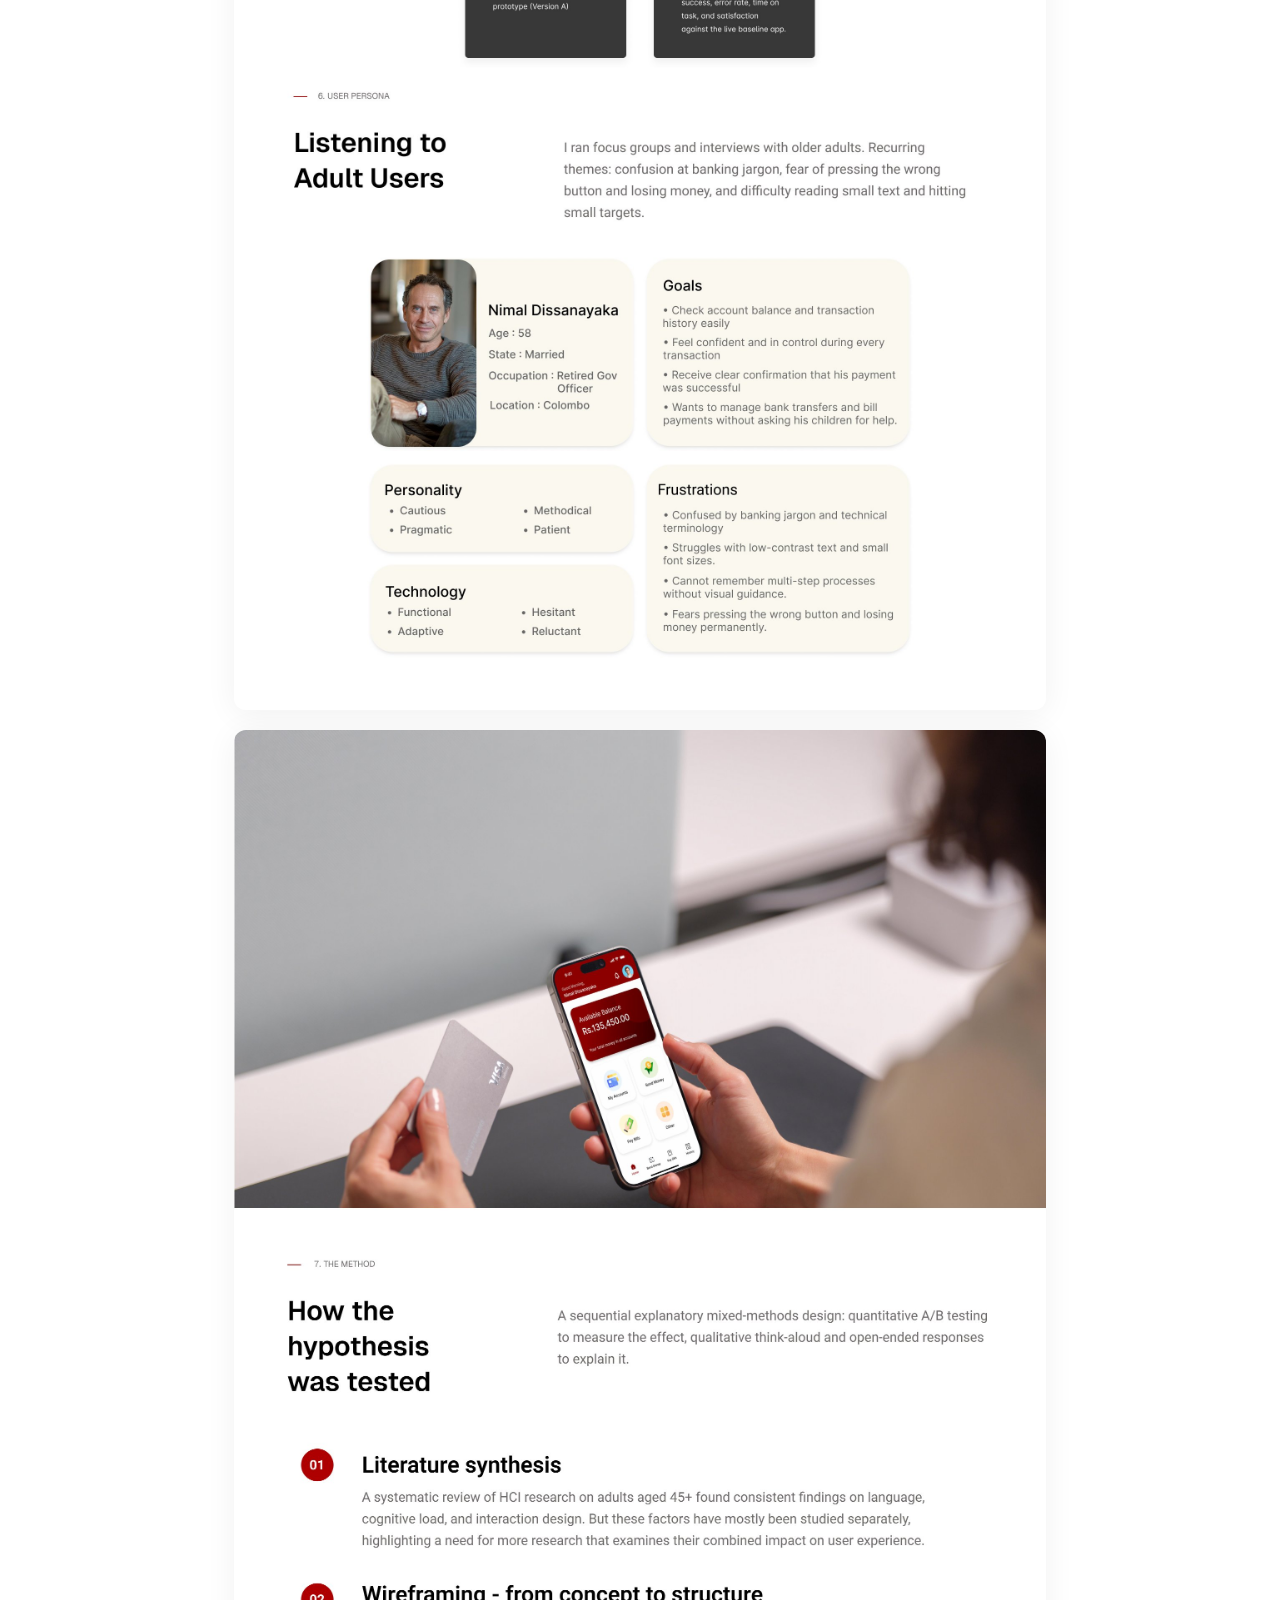
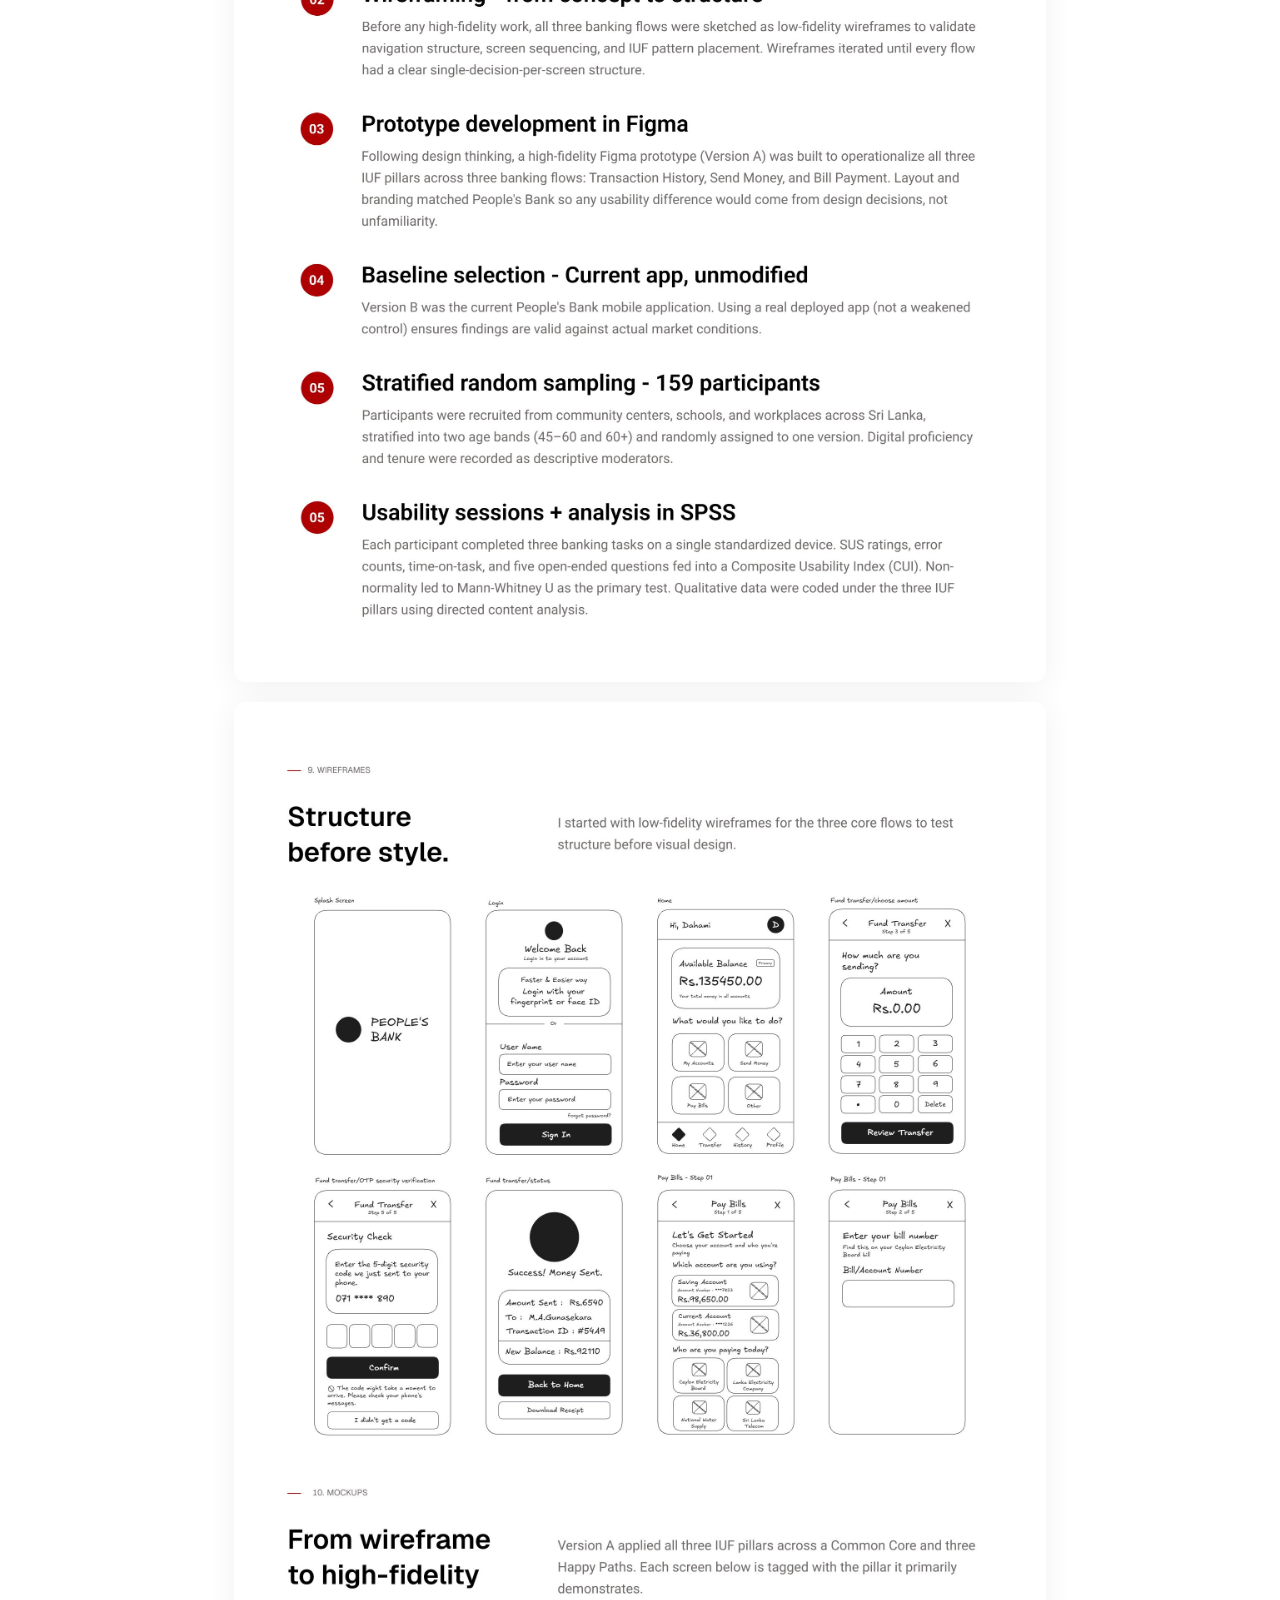
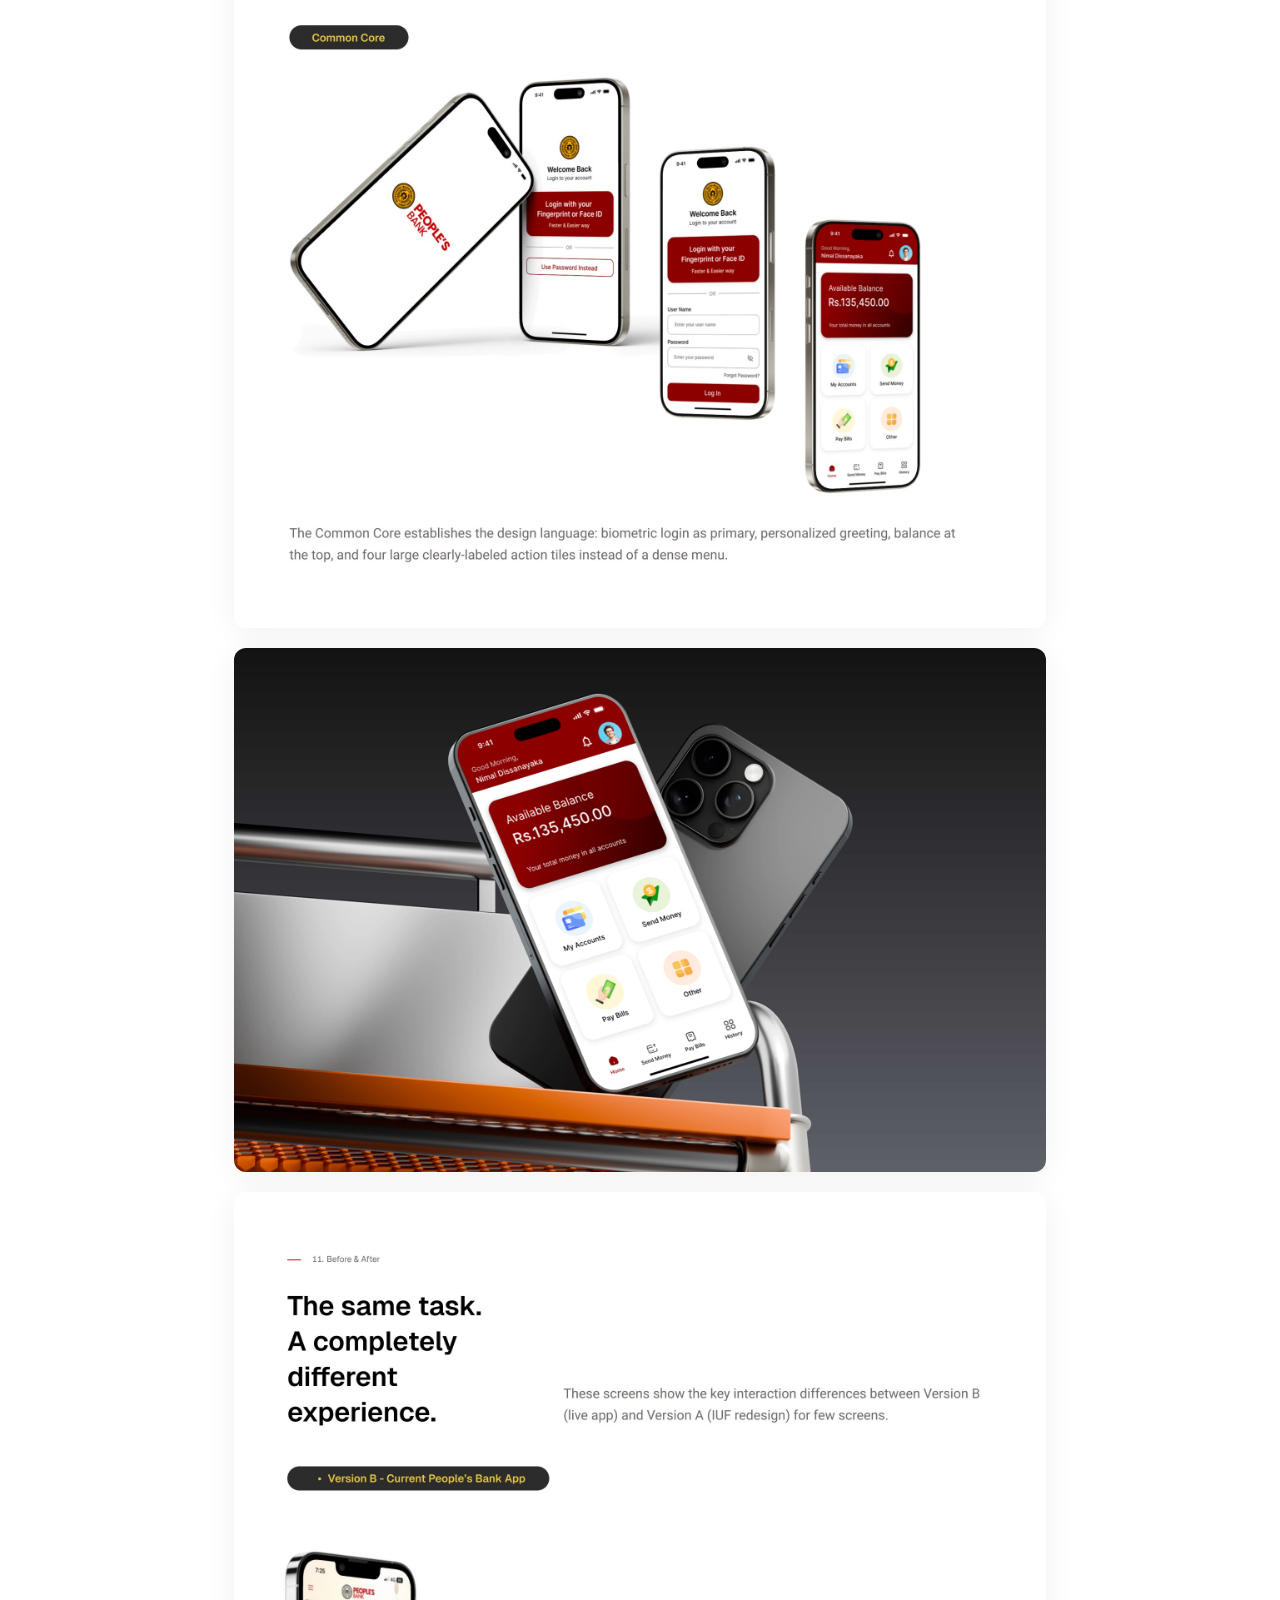
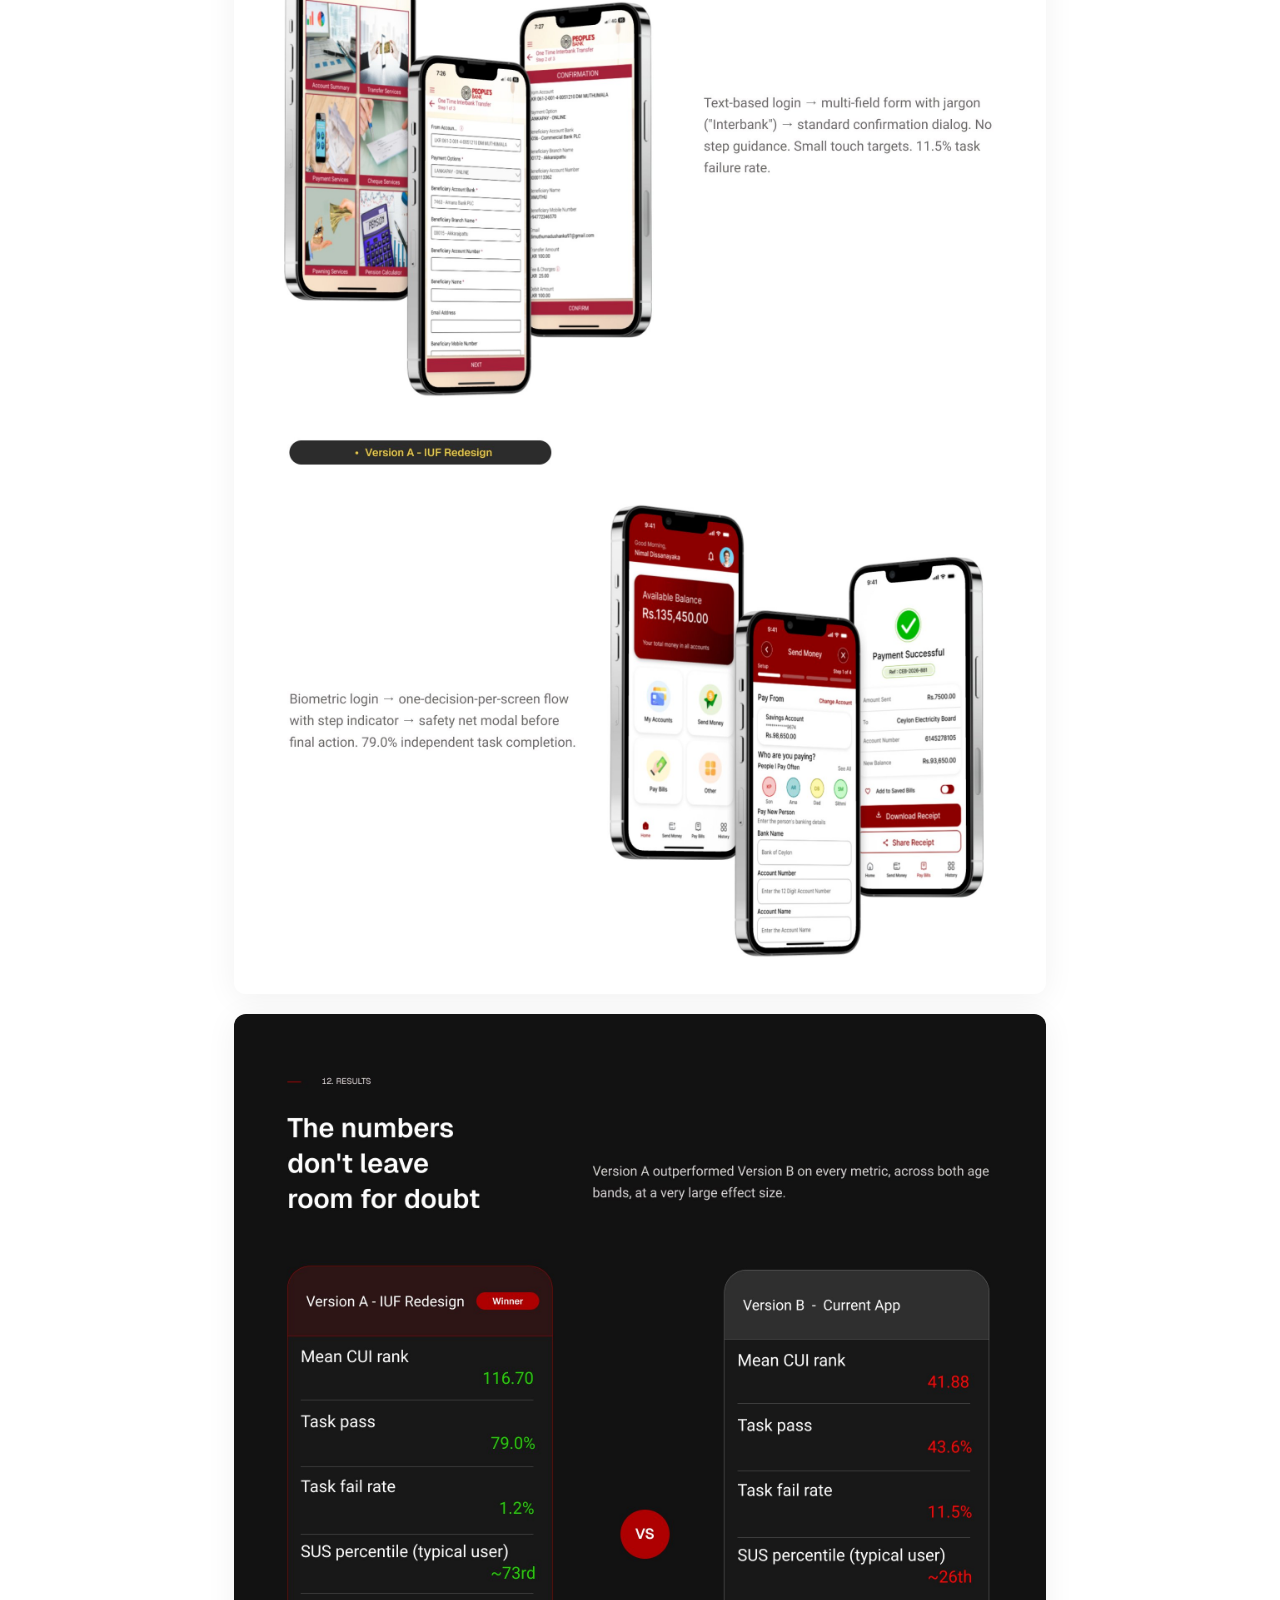
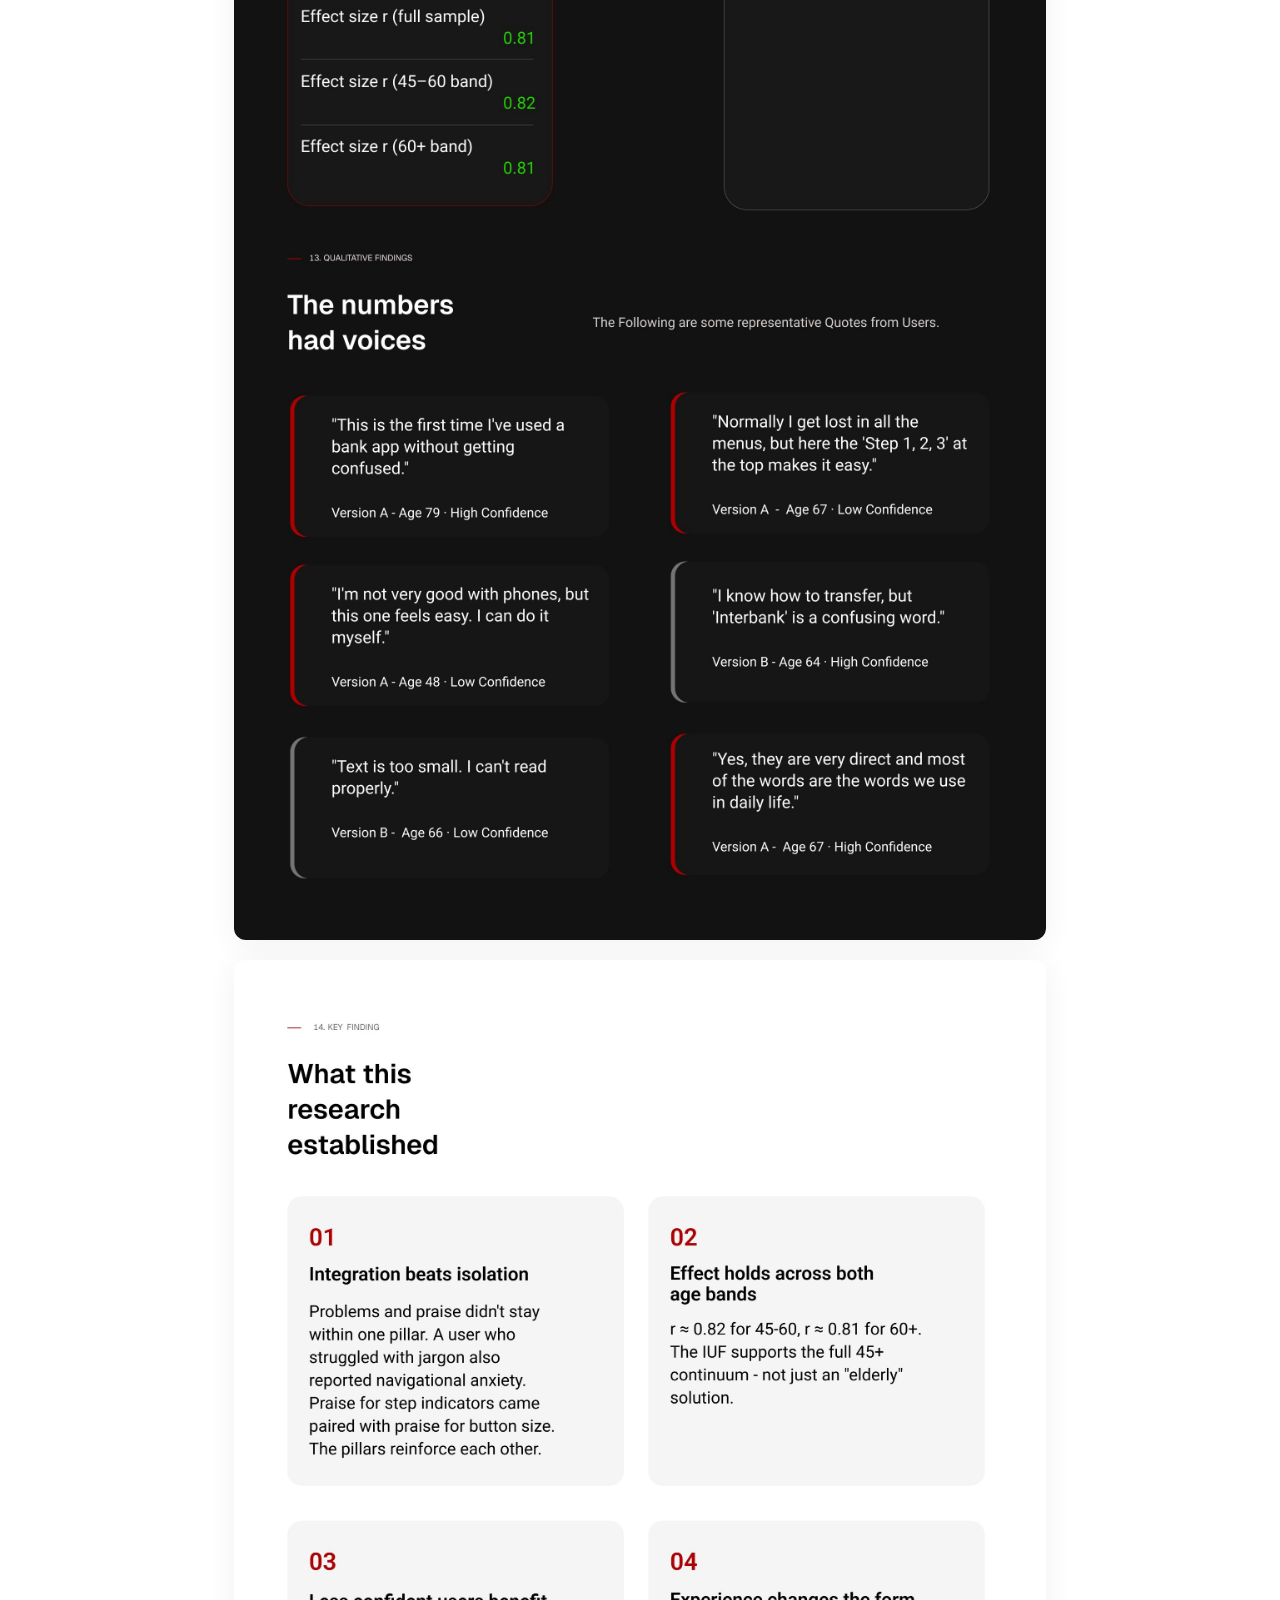
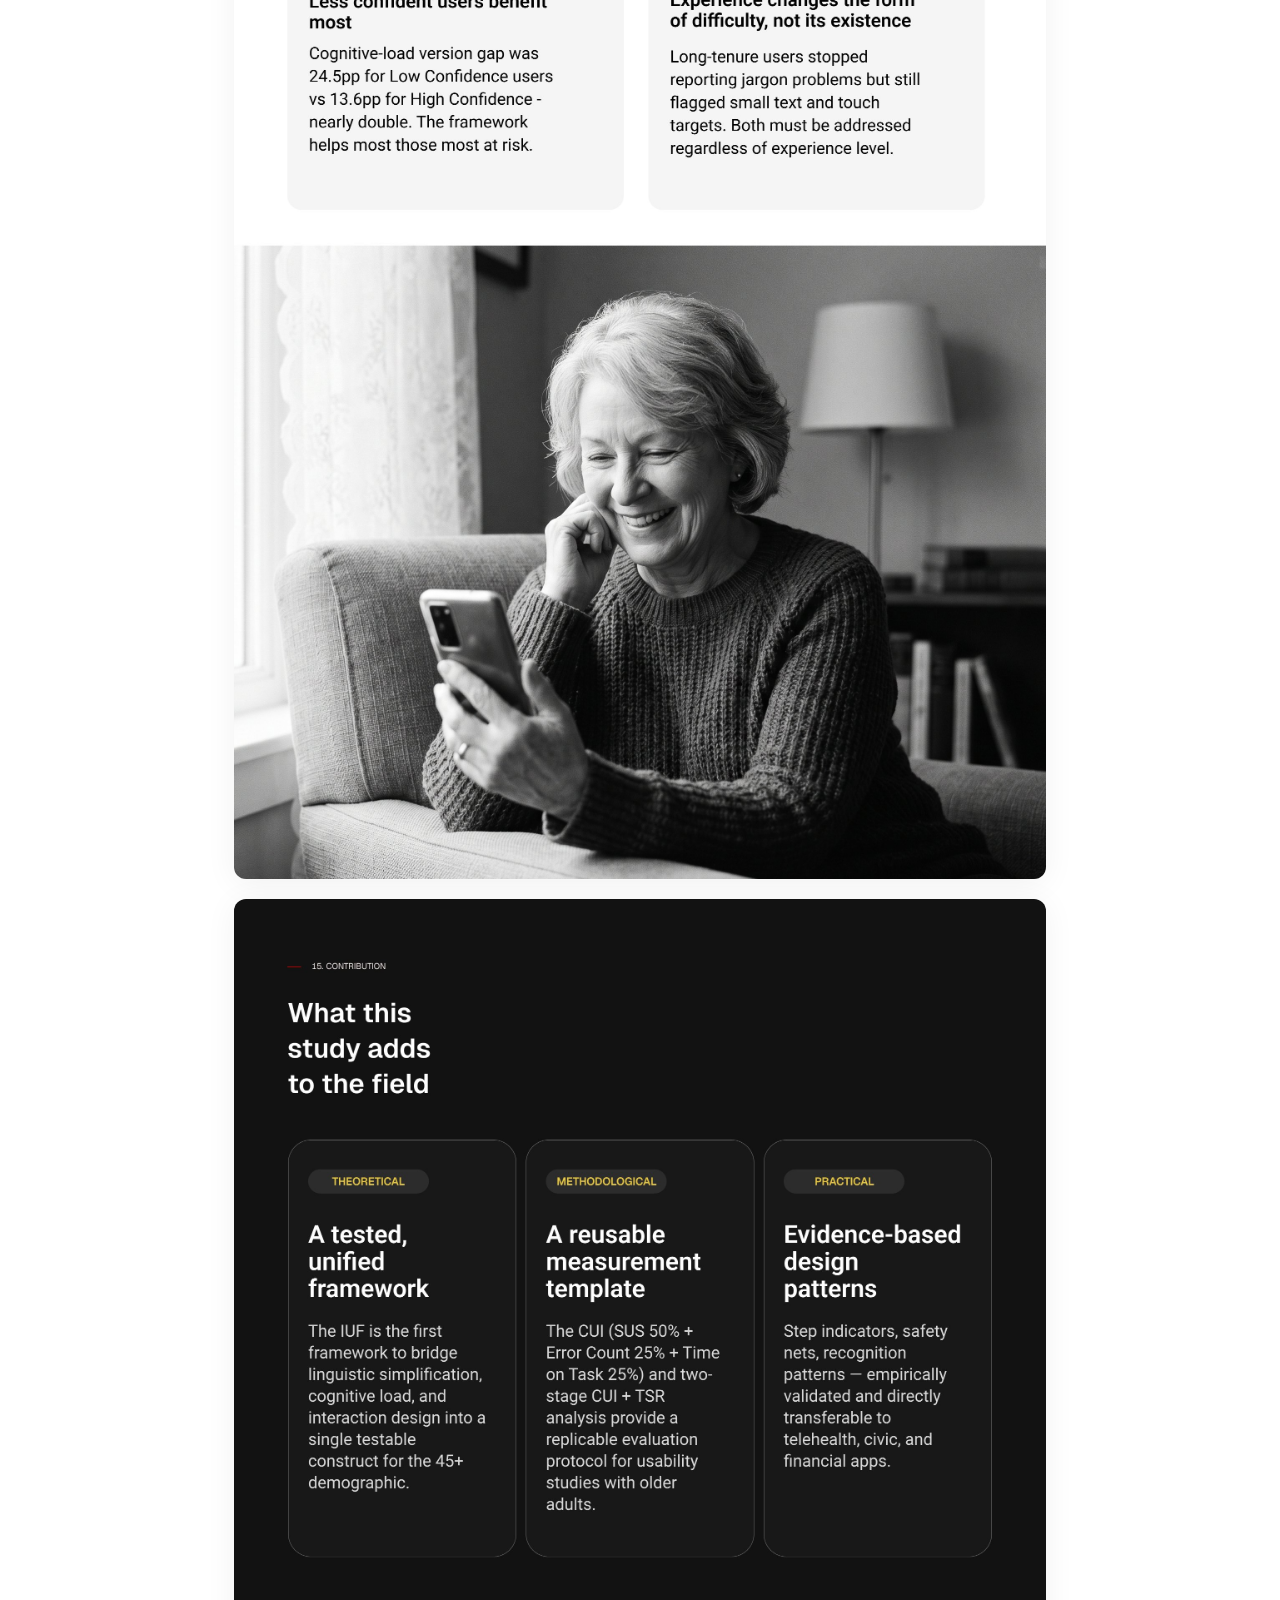
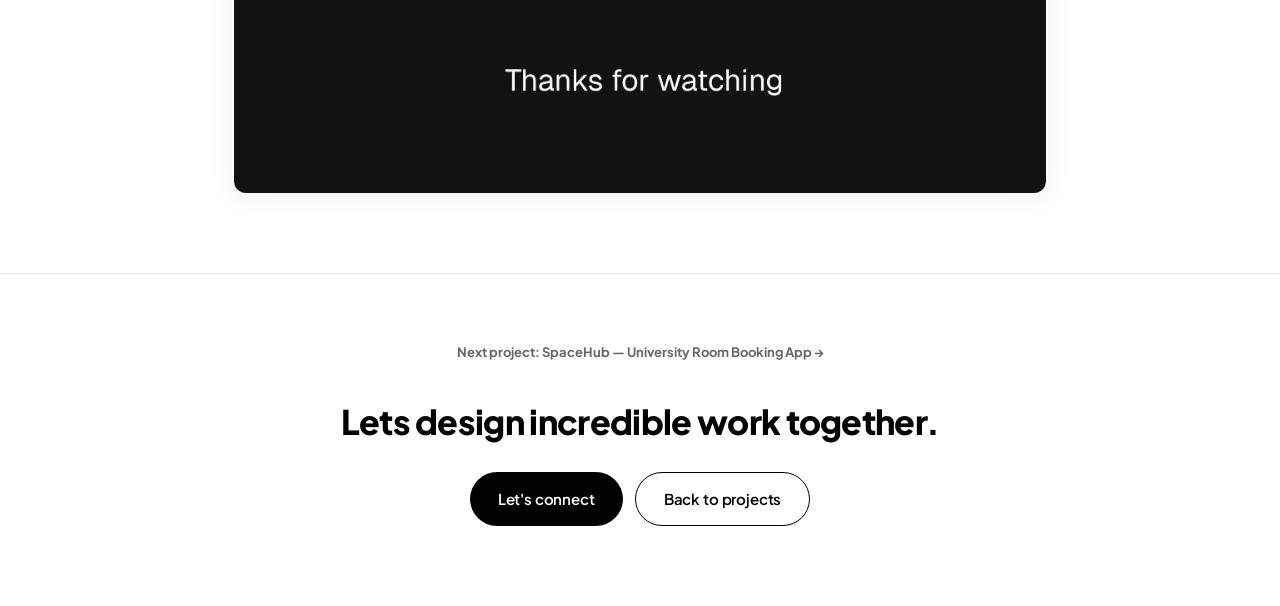
<file: banking.html>
<!DOCTYPE html>
<html lang="en">

<head>
  <meta charset="UTF-8" />
  <meta name="viewport" content="width=device-width, initial-scale=1.0" />
  <title>Banking Without Barriers — UX Research Case Study · Thiloni Kariyakarawana</title>
  <meta name="description"
    content="Banking Without Barriers — A UX research case study on inclusive mobile banking for adults aged 45+. Designed and validated an Integrative Usability Framework via A/B testing with 159 participants, raising task success from 44% to 79%." />
  <link rel="preconnect" href="https://fonts.googleapis.com" />
  <link rel="preconnect" href="https://fonts.gstatic.com" crossorigin />
  <link
    href="https://fonts.googleapis.com/css2?family=Plus+Jakarta+Sans:ital,wght@0,300;0,400;0,500;0,600;0,700;0,800;1,300&display=swap"
    rel="stylesheet" />
  <link rel="stylesheet" href="styles.css" />
  <style>
    /* ── Top bar ── */
    .cs-topbar {
      position: sticky; top: 0; z-index: 50;
      background: rgba(255, 255, 255, 0.85);
      backdrop-filter: blur(10px);
      -webkit-backdrop-filter: blur(10px);
      border-bottom: 1px solid var(--gray-light);
    }
    .cs-topbar-inner {
      max-width: 1100px; margin: 0 auto;
      padding: 16px 24px;
      display: flex; align-items: center; justify-content: space-between;
    }
    .cs-back {
      display: inline-flex; align-items: center; gap: 8px;
      font-weight: 700; font-size: 15px; color: var(--dark);
      text-decoration: none; transition: opacity 0.2s;
    }
    .cs-back:hover { opacity: 0.65; }
    .cs-topbar-name { font-weight: 700; font-size: 15px; color: var(--gray); }

    /* ── Header ── */
    .cs-header {
      max-width: 860px; margin: 0 auto;
      padding: 72px 24px 40px;
      text-align: center;
    }
    .cs-eyebrow {
      font-size: 12px; font-weight: 700; letter-spacing: 0.12em;
      text-transform: uppercase; color: var(--gray-muted);
      margin-bottom: 18px;
    }
    .cs-title {
      font-size: clamp(36px, 7vw, 64px);
      font-weight: 800; letter-spacing: -0.03em; line-height: 1.02;
      margin-bottom: 14px;
    }
    .cs-subtitle {
      font-size: clamp(17px, 2.4vw, 21px);
      color: var(--gray); line-height: 1.55;
      max-width: 640px; margin: 0 auto 28px;
    }
    .cs-tags { display: flex; flex-wrap: wrap; gap: 8px; justify-content: center; margin-bottom: 8px; }
    .cs-tag {
      font-size: 13px; font-weight: 600; color: var(--dark);
      background: #f4f4f4; border-radius: var(--radius-pill);
      padding: 7px 15px;
    }

    /* ── Gallery ── */
    .cs-gallery {
      max-width: 860px; margin: 0 auto;
      padding: 24px 24px 80px;
      display: flex; flex-direction: column; gap: 20px;
    }
    .cs-gallery img {
      width: 100%; height: auto; display: block;
      border-radius: var(--radius-img);
      box-shadow: var(--shadow);
    }

    /* ── Footer CTA ── */
    .cs-footer {
      border-top: 1px solid var(--gray-light);
      text-align: center;
      padding: 64px 24px 80px;
    }
    .cs-footer h3 {
      font-size: clamp(24px, 4vw, 34px); font-weight: 800;
      letter-spacing: -0.02em; margin-bottom: 22px;
    }
    .cs-footer-actions { display: flex; gap: 12px; justify-content: center; flex-wrap: wrap; }

    /* ── Next project pill ── */
    .cs-next {
      display: inline-flex; align-items: center; gap: 8px;
      font-size: 13px; font-weight: 700; color: var(--gray);
      text-decoration: none; margin-bottom: 32px;
      transition: color 0.2s;
    }
    .cs-next:hover { color: var(--dark); }
  </style>
</head>

<body>

  <!-- Top bar -->
  <div class="cs-topbar">
    <div class="cs-topbar-inner">
      <a href="index.html#work" class="cs-back">← Back to portfolio</a>
      <span class="cs-topbar-name">Thiloni Kariyakarawana</span>
    </div>
  </div>

  <!-- Header -->
  <header class="cs-header">
    <p class="cs-eyebrow">UX Research Case Study · Undergraduate Research 2025 – 2026</p>
    <h1 class="cs-title">Banking Without Barriers</h1>
    <p class="cs-subtitle">Designed and validated an Integrative Usability Framework (IUF) for inclusive mobile banking —
      raising unaided task success from 44% to 79% for adults aged 45+, confirmed across both mid-life and older adult
      groups.</p>
    <div class="cs-tags">
      <span class="cs-tag">UX Research</span>
      <span class="cs-tag">A/B Testing · N=159</span>
      <span class="cs-tag">Mixed Methods</span>
      <span class="cs-tag">Figma</span>
      <span class="cs-tag">FigJam</span>
      <span class="cs-tag">SPSS</span>
      <span class="cs-tag">Excalidraw</span>
    </div>
  </header>

  <!-- Case study images -->
  <main class="cs-gallery">
    <!-- Image 1: Cover / Overview -->
    <img src="Group_371.png"
      alt="Banking Without Barriers — project overview: task success 79% vs 44%, task failures 10× lower, effect size r = 0.81"
      loading="eager" />

    <!-- Image 2: Problem, Research Gap & Integrative Usability Framework -->
    <img src="Group_372.png"
      alt="The problem, research gap, and the three-pillar Integrative Usability Framework: Linguistic Simplification, Cognitive Load Reduction, Interaction Design Enhancement"
      loading="lazy" />

    <!-- Image 3: Design Thinking Process & User Persona -->
    <img src="Group_373.png"
      alt="Five-stage design thinking process and user persona: Nimal Dissanayaka, Age 58, Retired Gov Officer"
      loading="lazy" />

    <!-- Image 4: Research Method — Literature, Wireframing, Prototype, Baseline, Sampling, Analysis -->
    <img src="Group_374.png"
      alt="How the hypothesis was tested: literature synthesis, wireframing, Figma prototype, baseline selection, stratified random sampling (159 participants), usability sessions and SPSS analysis"
      loading="lazy" />

    <!-- Image 5: User Flow (Group_375 not provided — see note) -->
    <!-- <img src="Group_375.png" alt="User flow diagram" loading="lazy" /> -->

    <!-- Image 6: Wireframes & High-Fidelity Mockups — Common Core -->
    <img src="Group_376.png"
      alt="Low-fidelity wireframes and high-fidelity Figma mockups: Common Core — splash screen, biometric login, and home dashboard"
      loading="lazy" />

    <!-- Image 7: High-Fidelity Mockups — Account History, Send Money, Pay Bill flows -->
    <img src="Group_377.png"
      alt="High-fidelity mockups: Account History flow, Send Money transactional tunnel, Pay Bill flow with safety net modal"
      loading="lazy" />

    <!-- Image 8: Before & After — Version B (current app) vs Version A (IUF redesign) -->
    <img src="Group_378.png"
      alt="Before and after: Version B current People's Bank app (11.5% task fail rate) vs Version A IUF redesign (79% task success, 1.2% fail rate)"
      loading="lazy" />

    <!-- Image 9: Quantitative Results & Qualitative User Quotes -->
    <img src="Group_379.png"
      alt="Results: Version A mean CUI rank 116.70, task pass 79%, SUS ~73rd percentile, effect size r = 0.81 vs Version B 43.6% pass, ~26th percentile. User quotes."
      loading="lazy" />

    <!-- Image 10: Key Findings — 4 panels -->
    <img src="Group_380.png"
      alt="Key findings: integration beats isolation, effect holds across both age bands (r≈0.82 and 0.81), less confident users benefit most, experience changes form of difficulty not its existence"
      loading="lazy" />

    <!-- Image 11: Contribution — Theoretical, Methodological, Practical -->
    <img src="Group_381.png"
      alt="Study contributions: a tested unified framework (IUF), a reusable measurement template (CUI), and evidence-based design patterns transferable to telehealth, civic, and financial apps"
      loading="lazy" />
  </main>

  <!-- Footer CTA -->
  <footer class="cs-footer">
    <a href="spacehub.html" class="cs-next">Next project: SpaceHub — University Room Booking App →</a>
    <h3>Lets design incredible work together.</h3>
    <div class="cs-footer-actions">
      <a href="mailto:thilonikariyakarawana@gmail.com" class="btn btn-dark">Let's connect</a>
      <a href="index.html#work" class="btn btn-outline">Back to projects</a>
    </div>
  </footer>

</body>

</html>
</file>
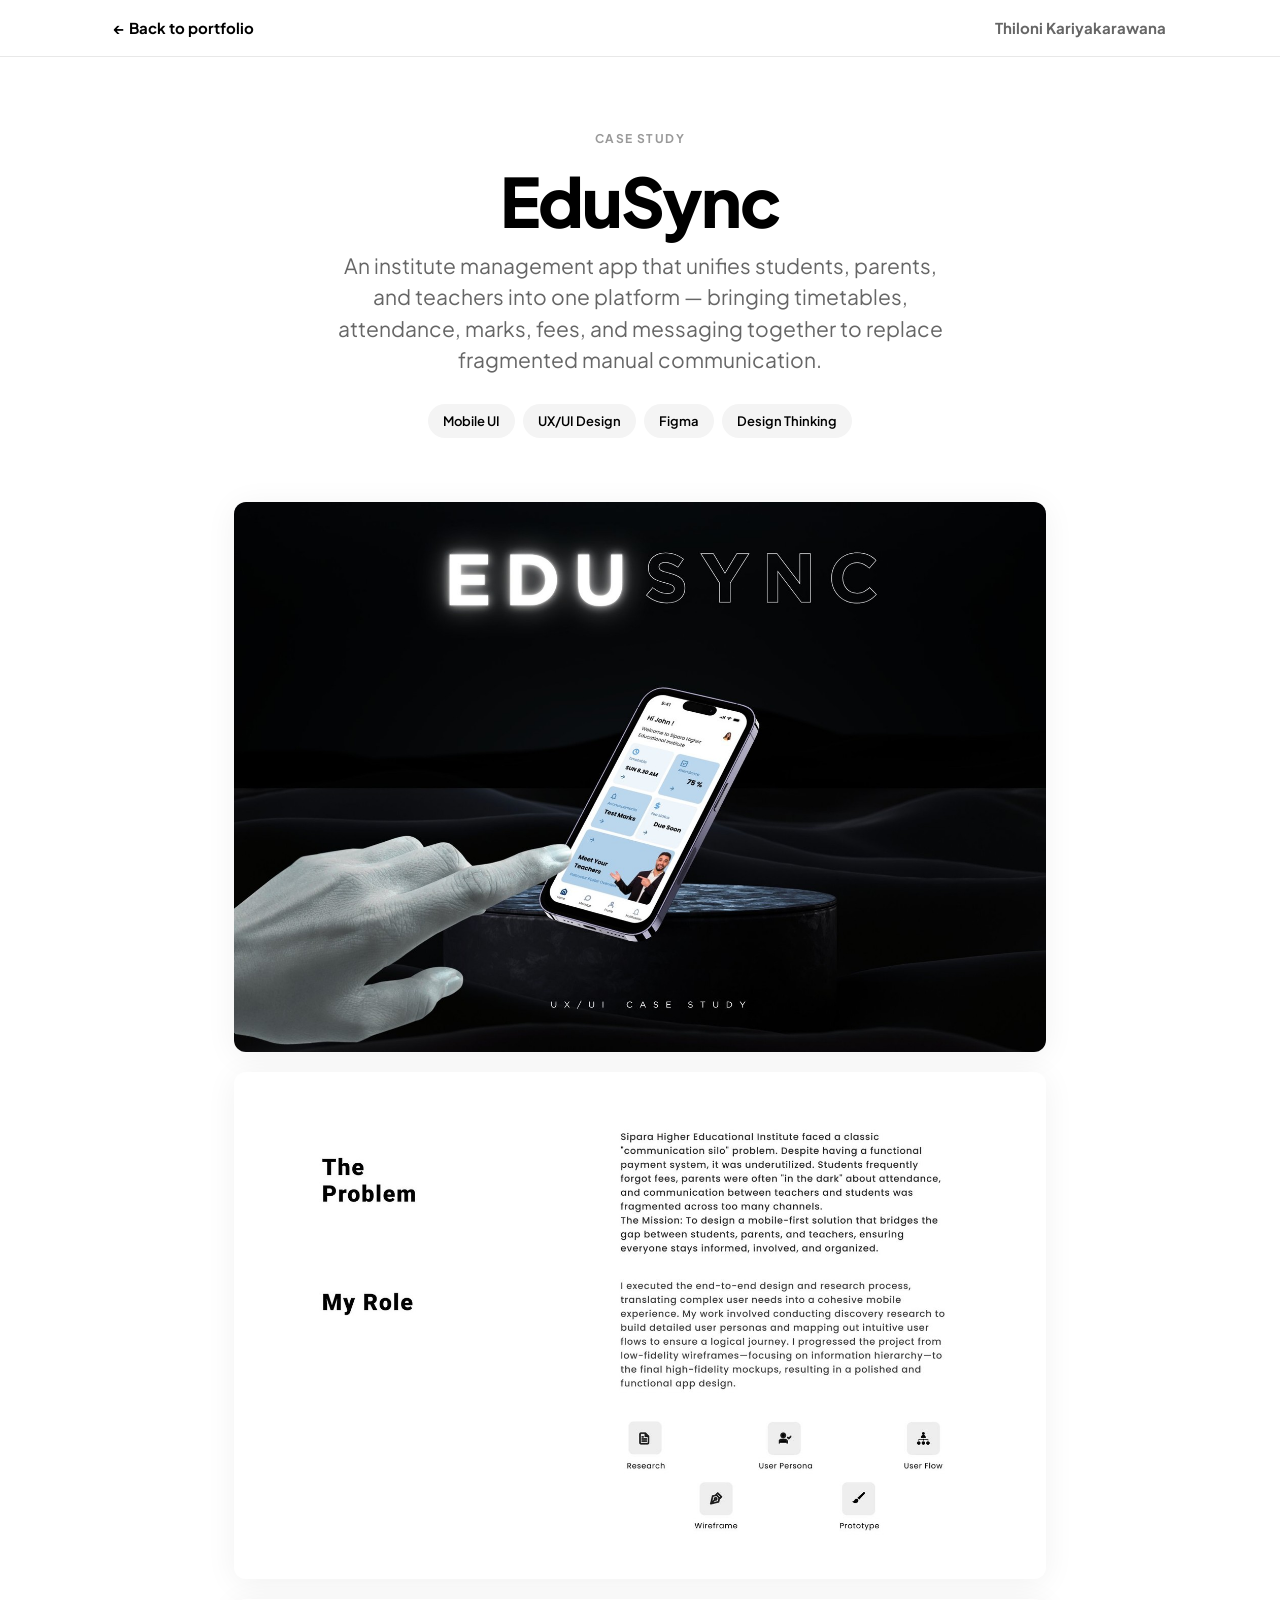
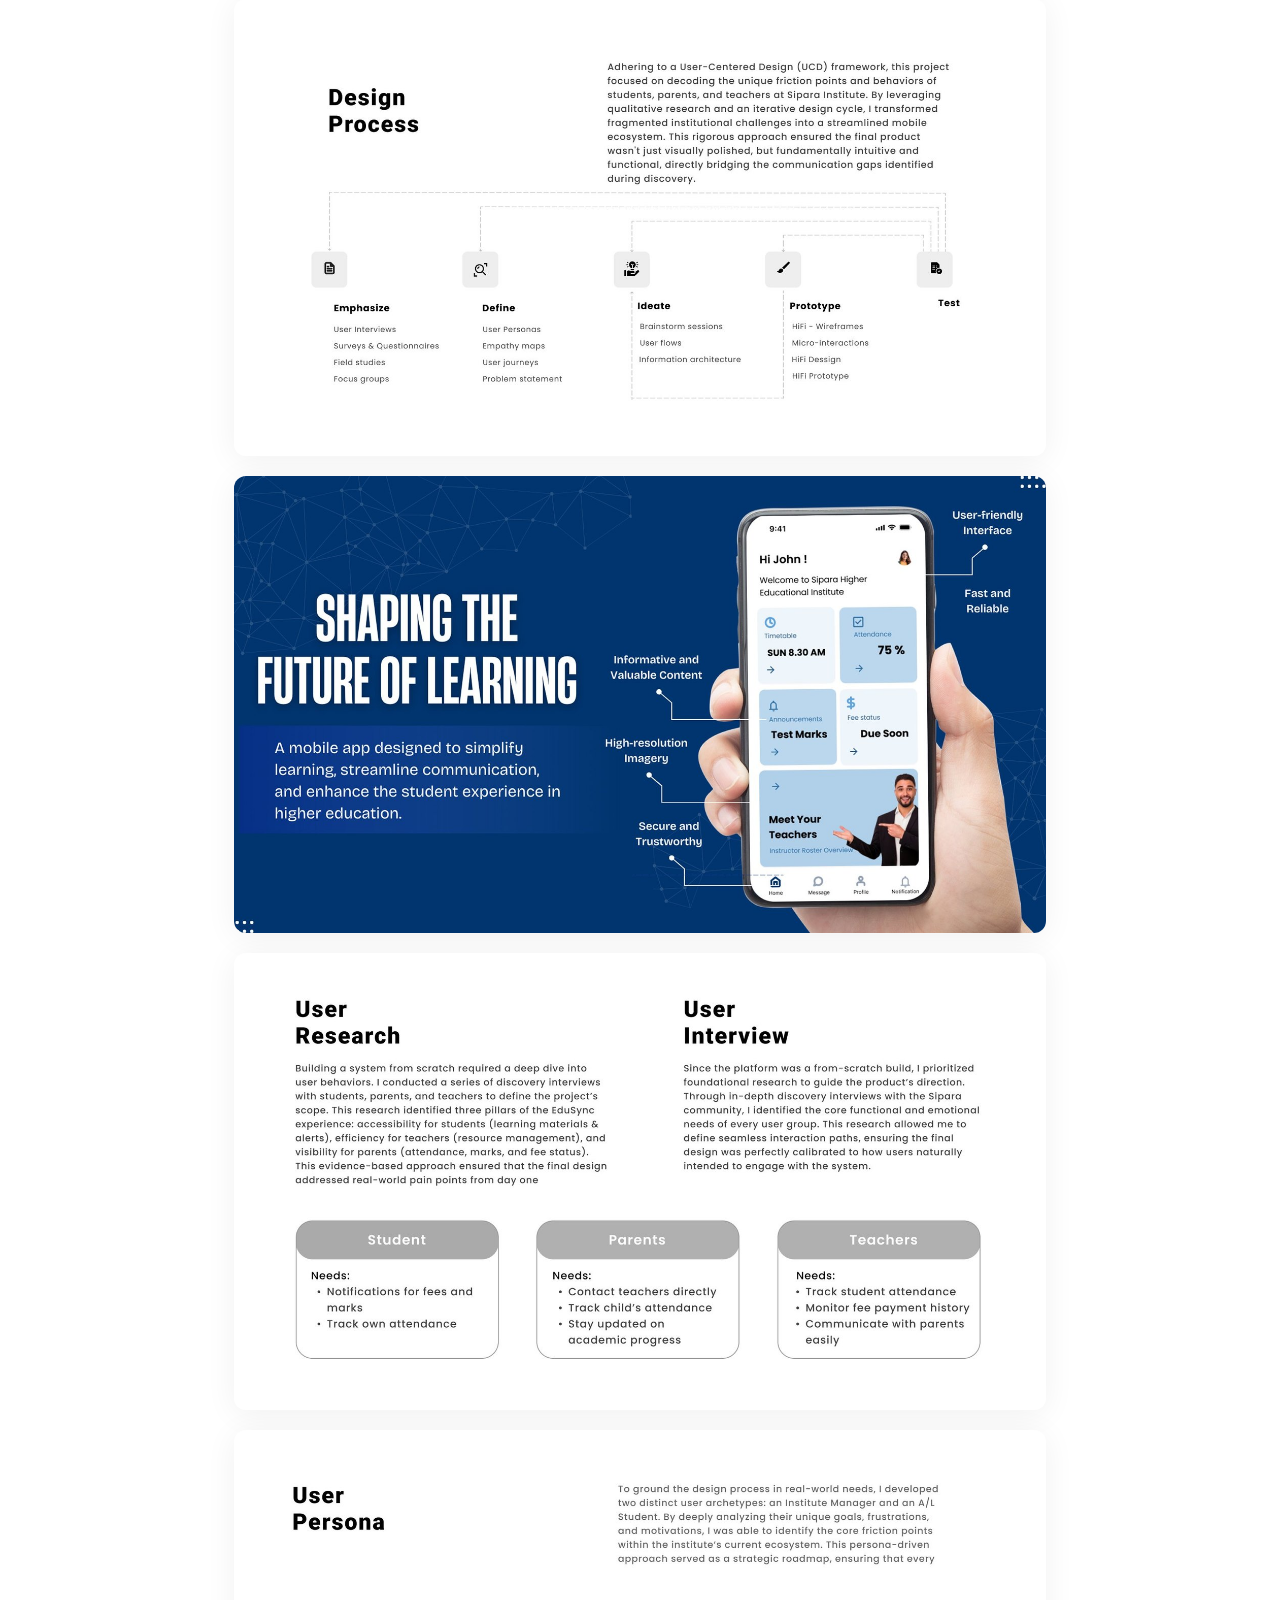
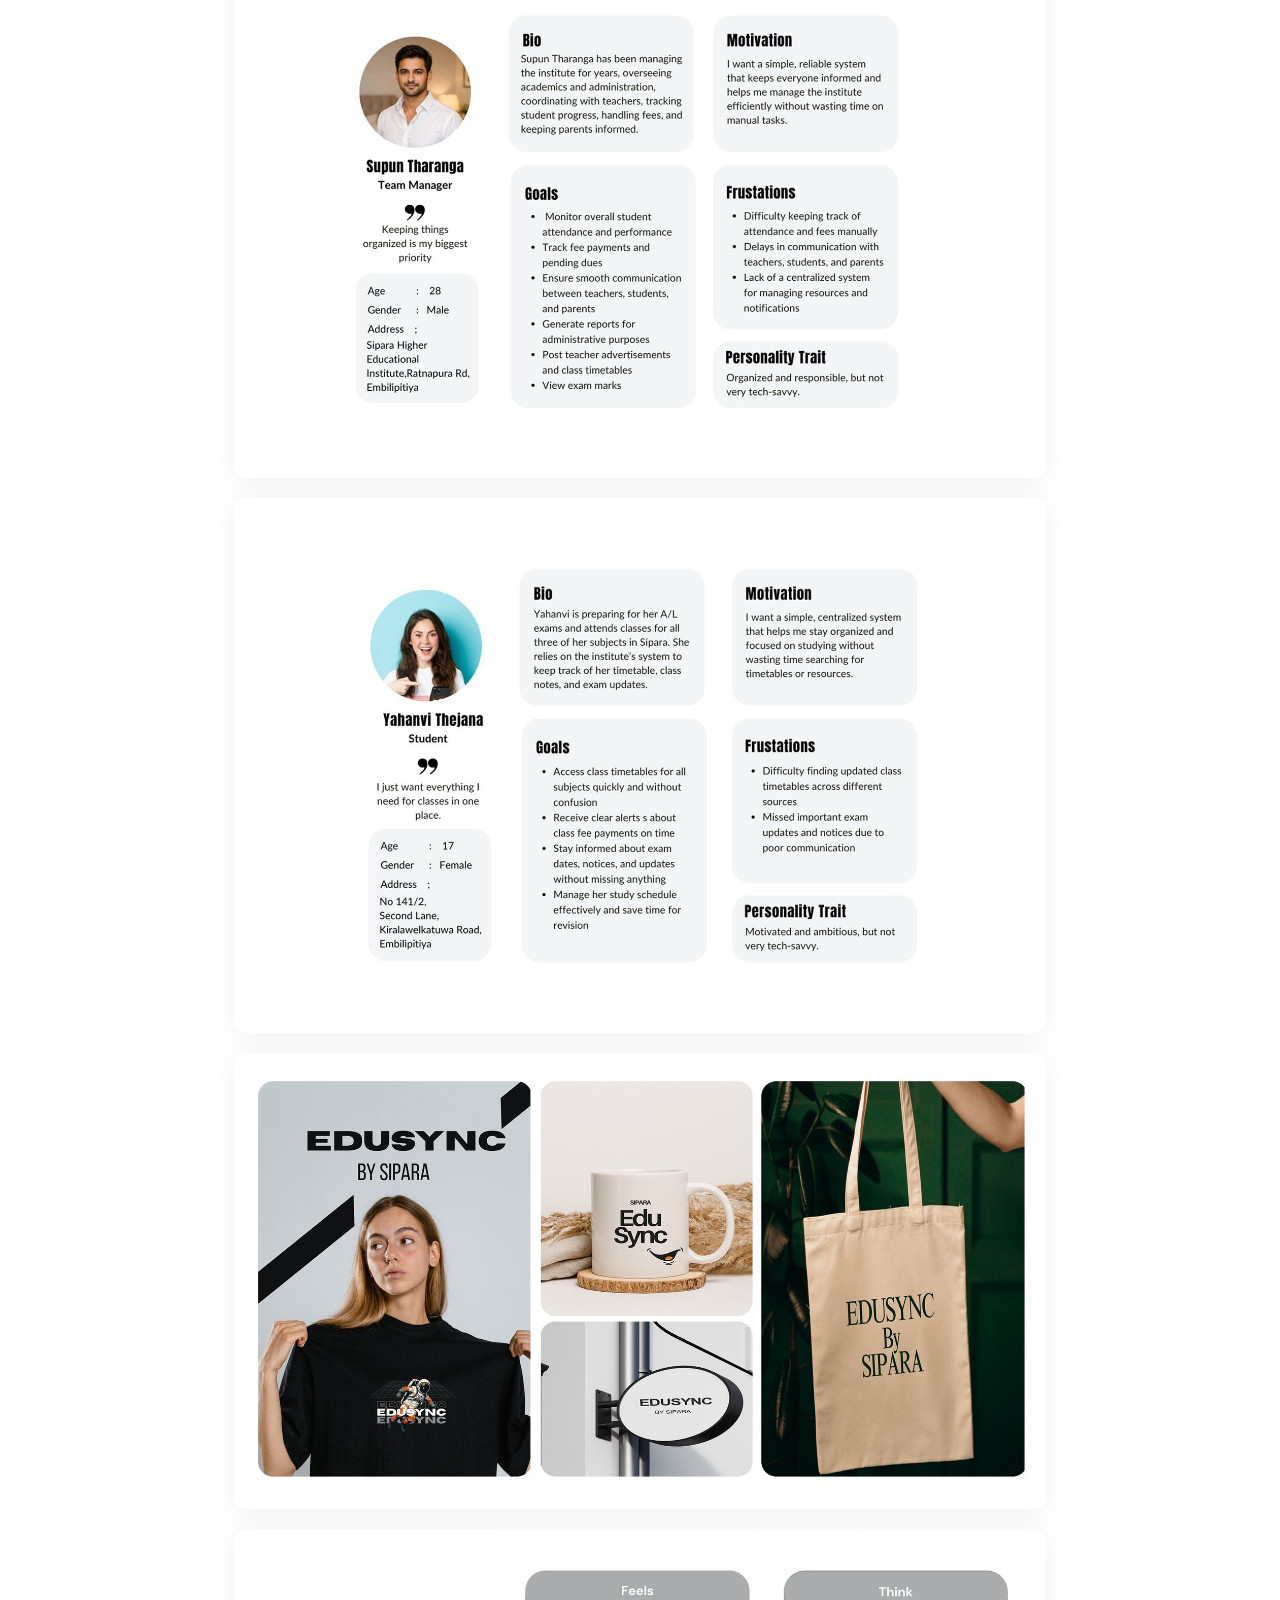
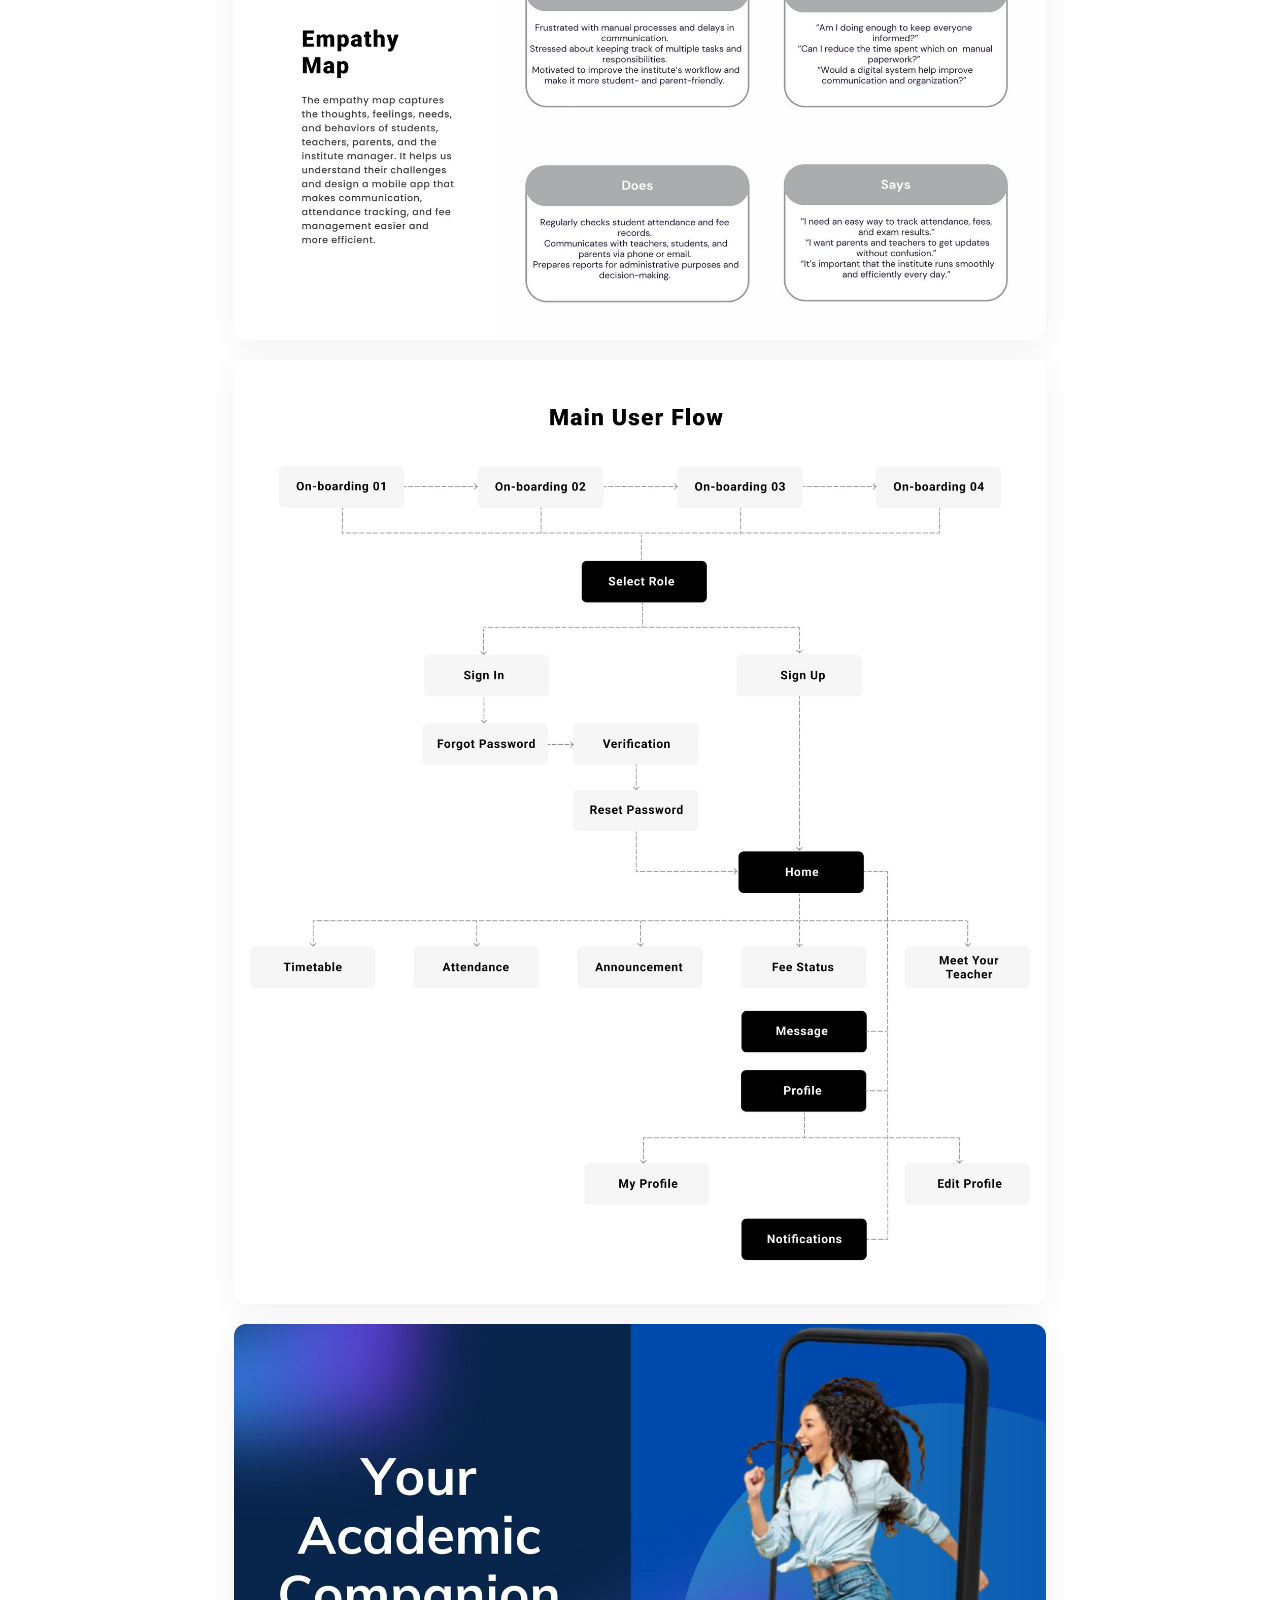
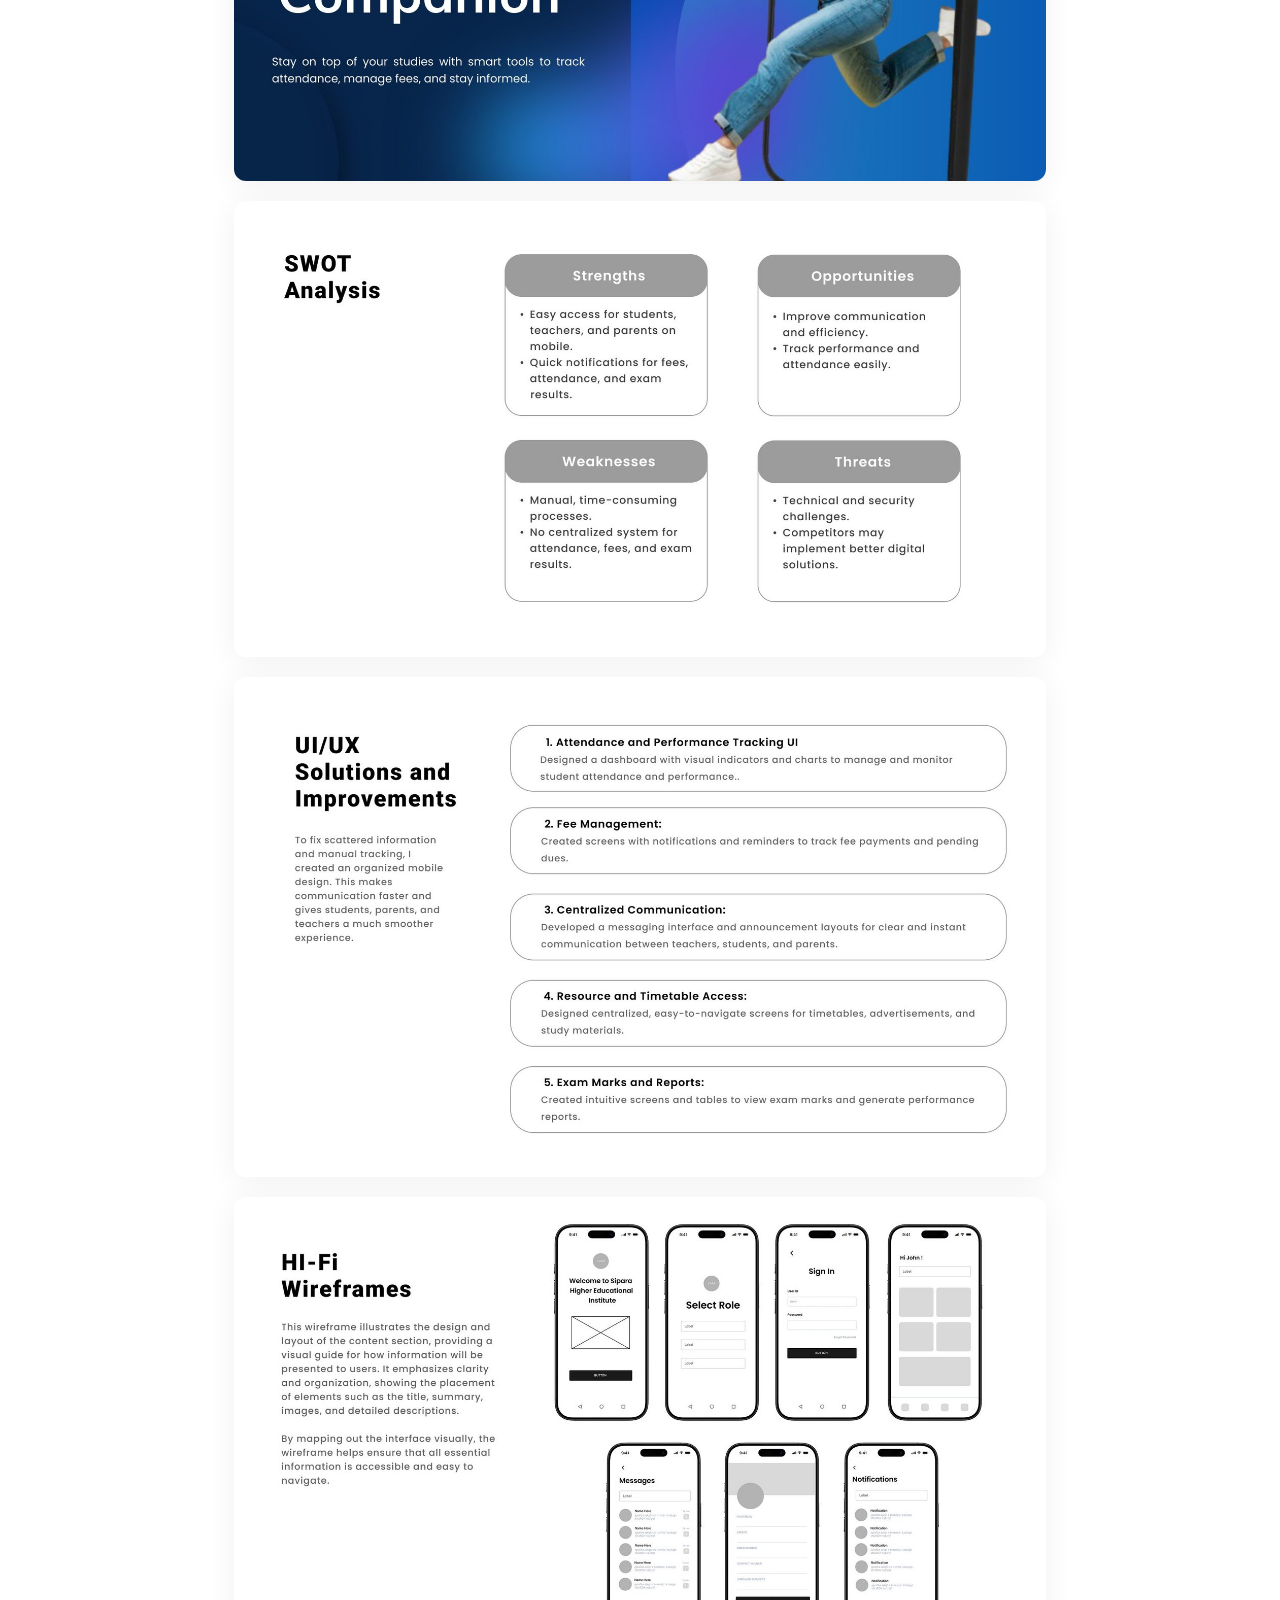
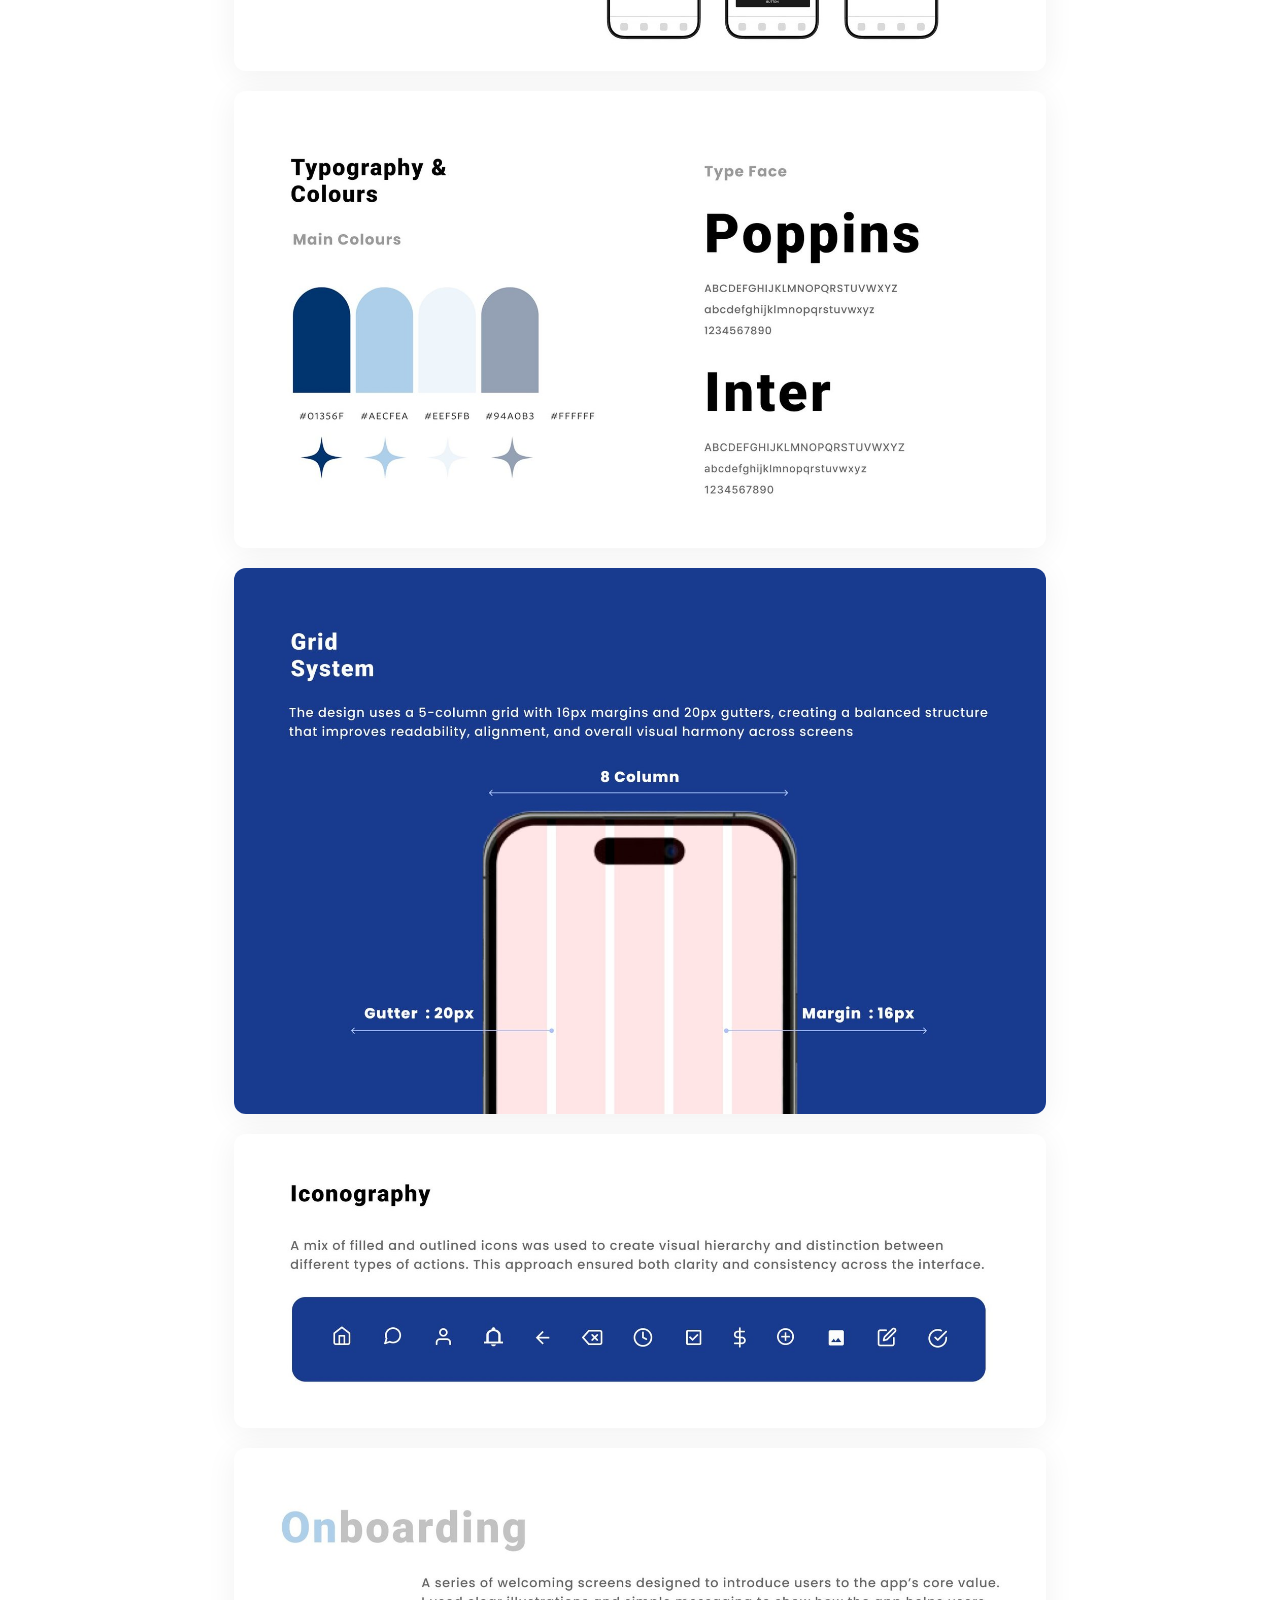
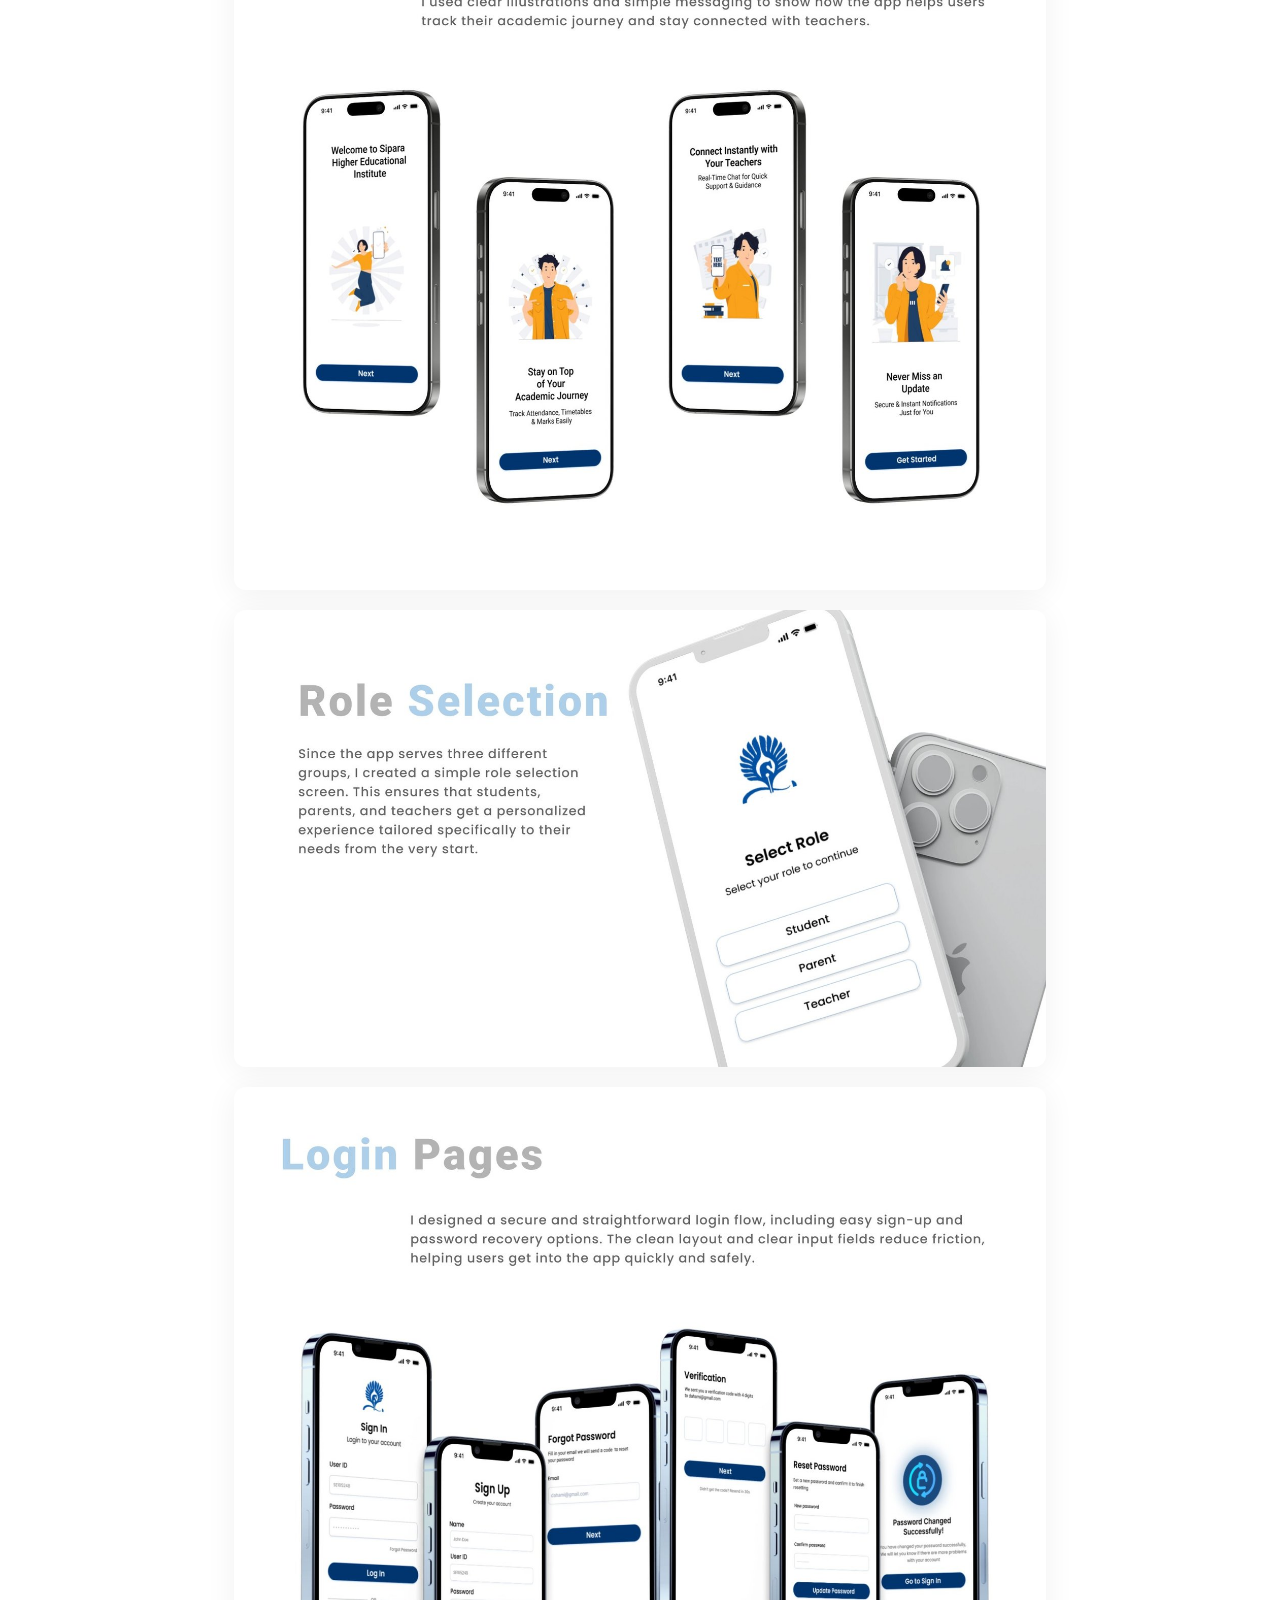
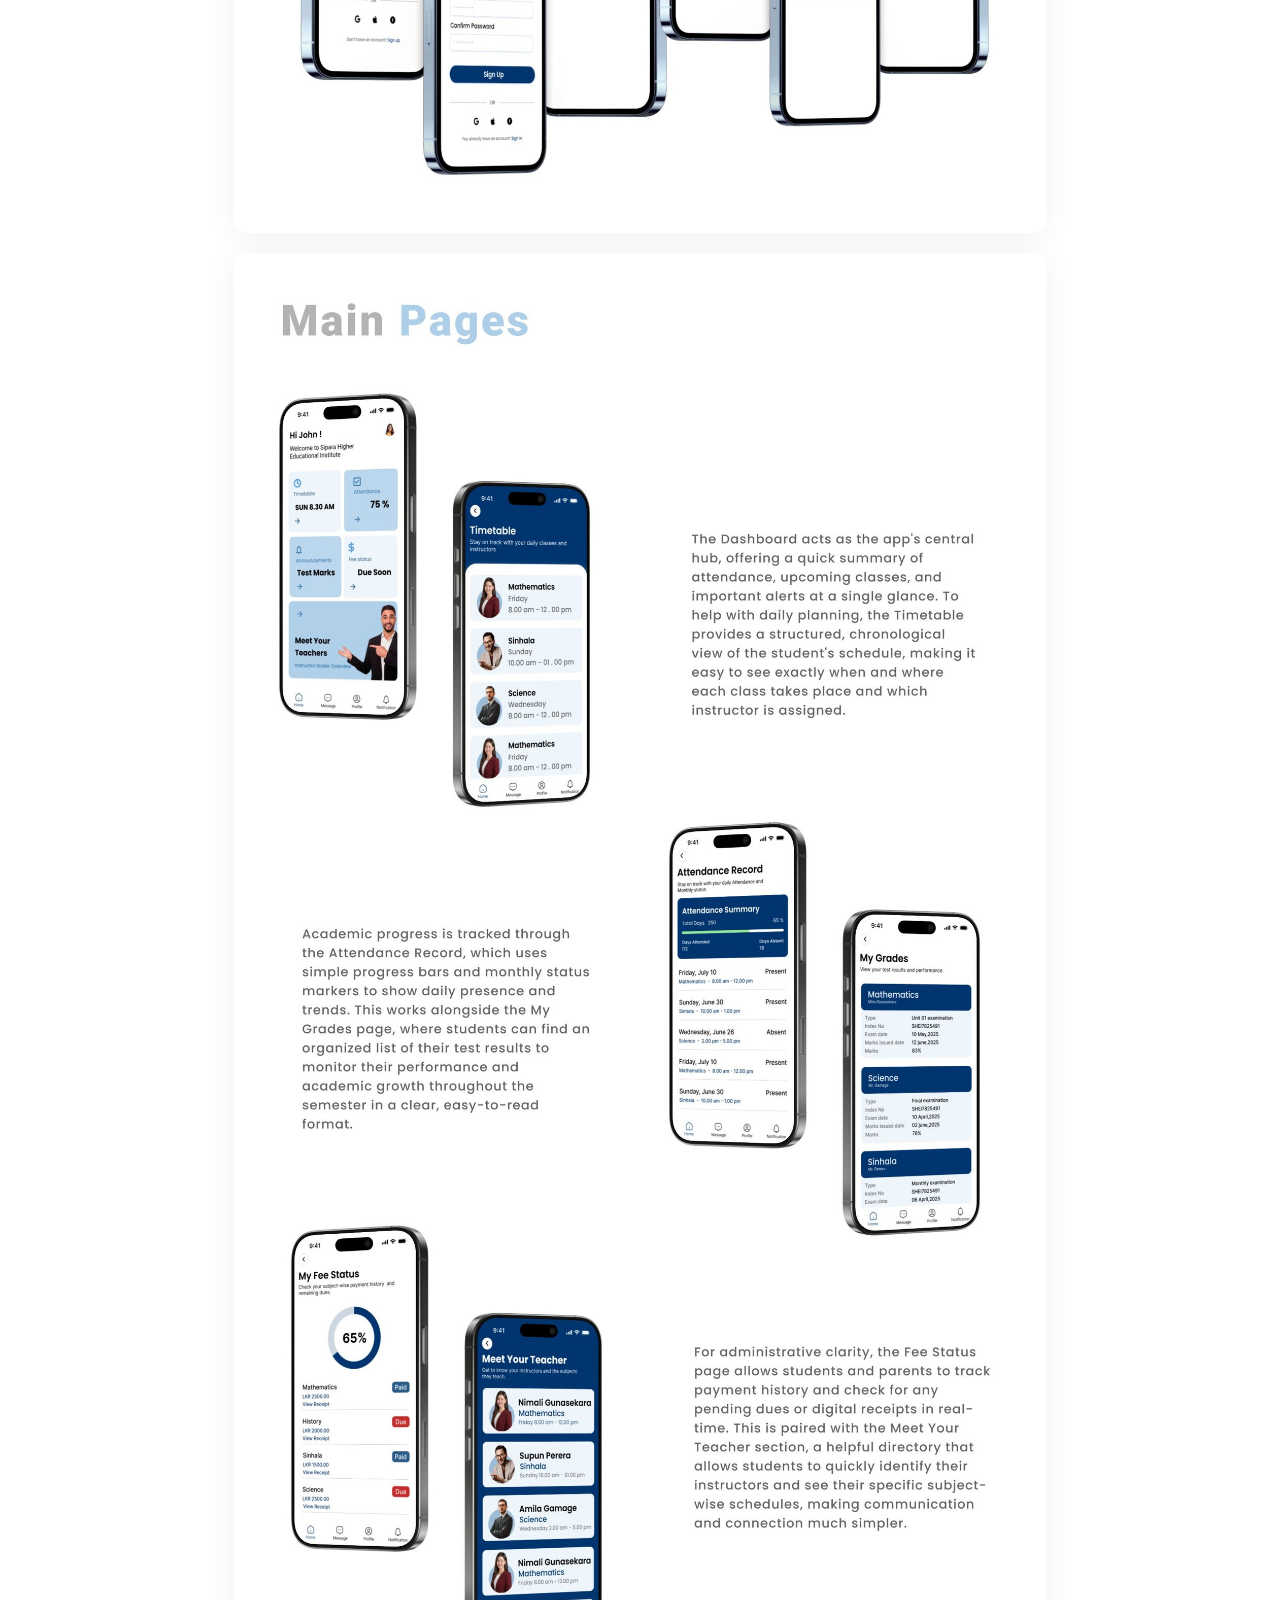
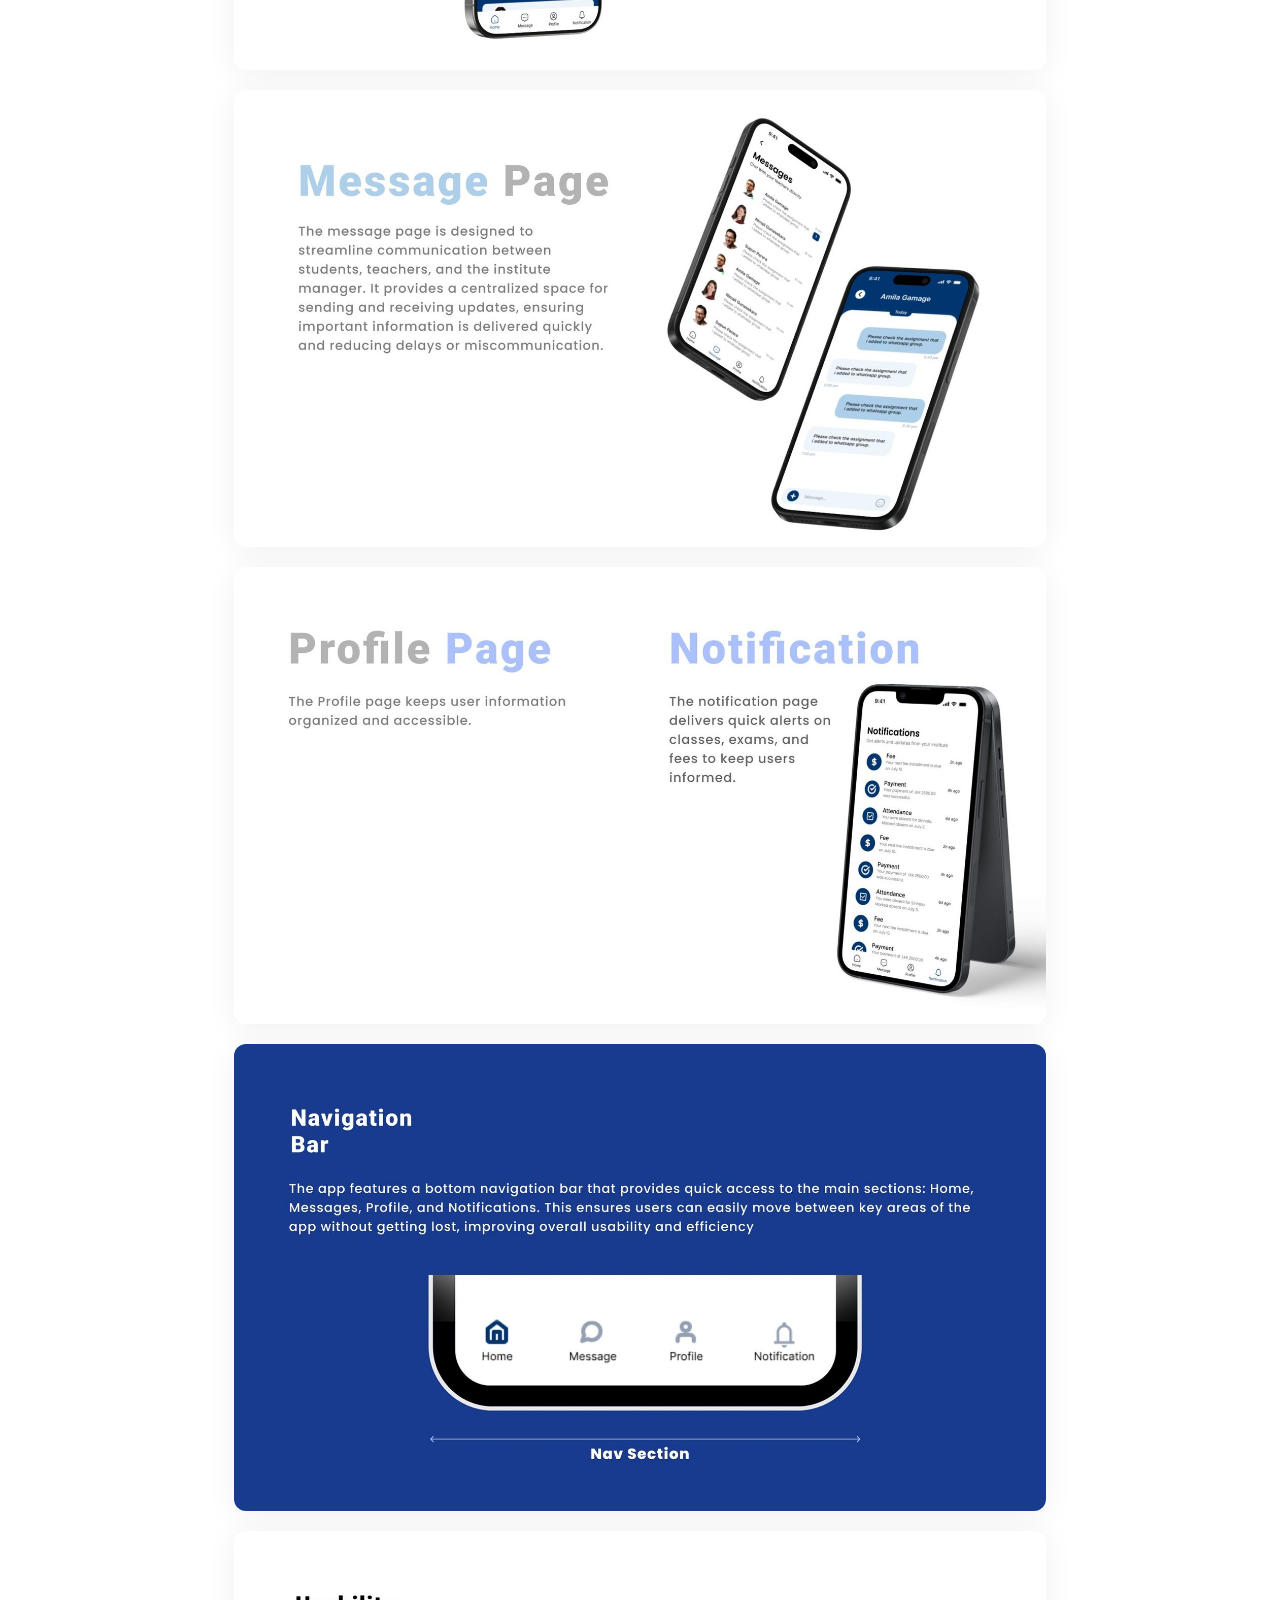
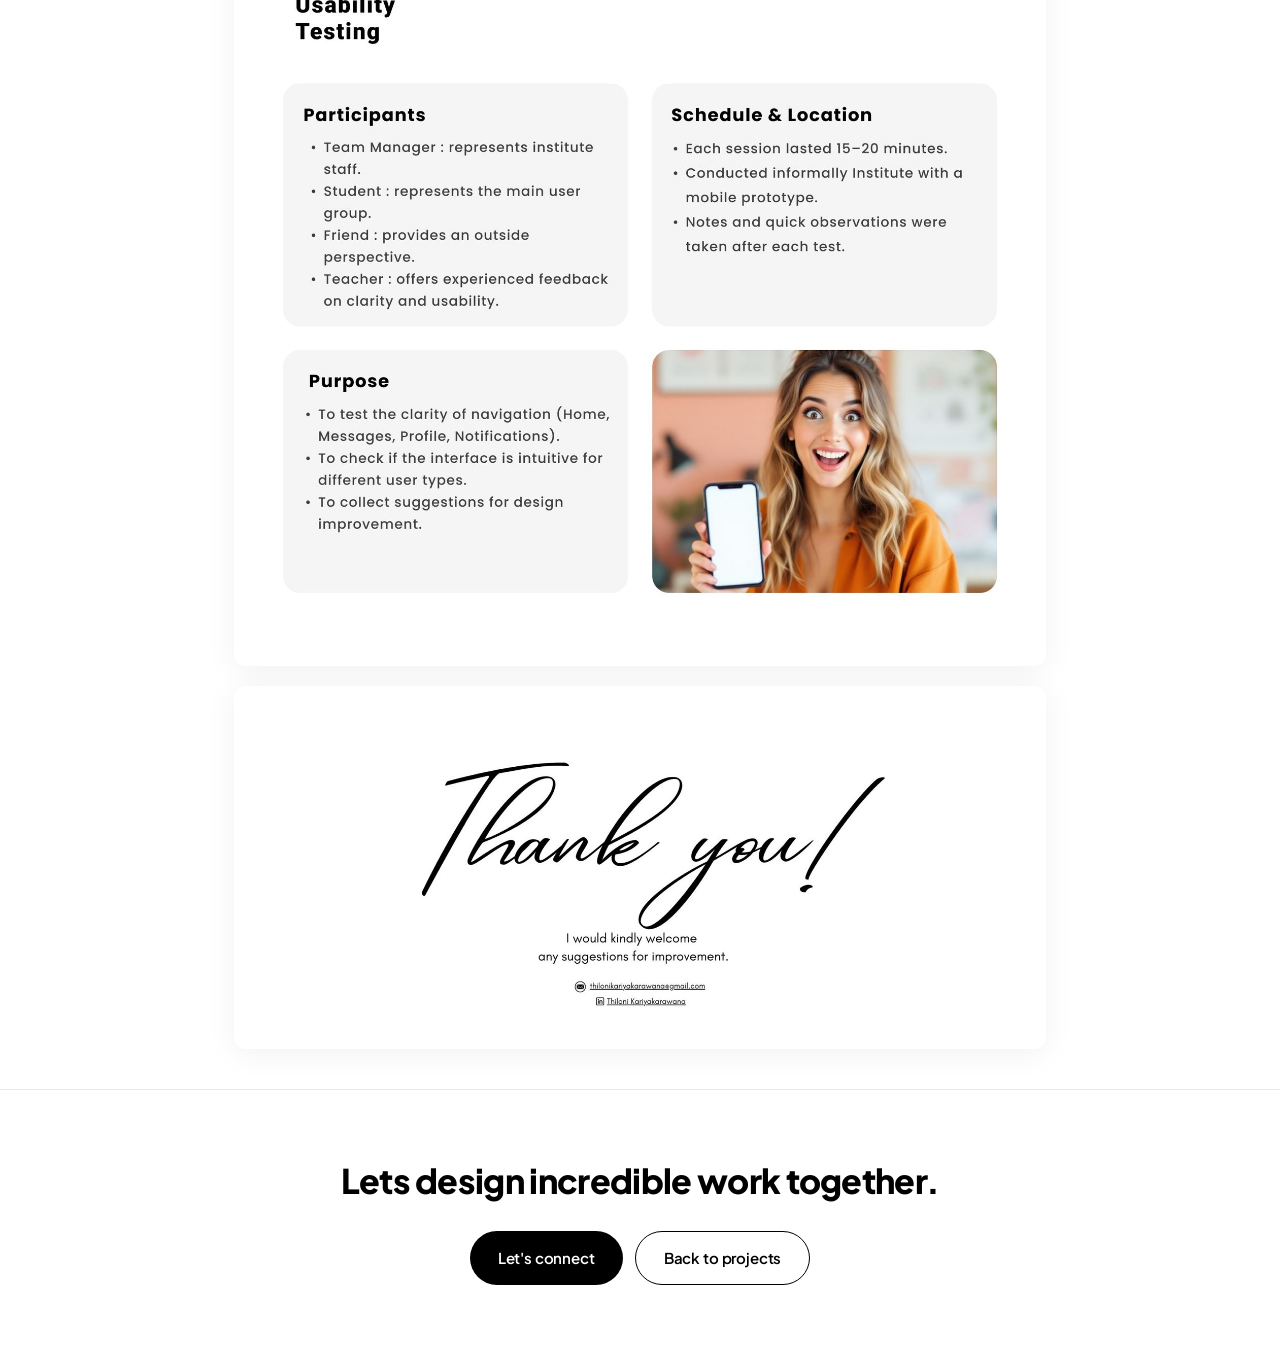
<file: edusync.html>
<!DOCTYPE html>
<html lang="en">

<head>
  <meta charset="UTF-8" />
  <meta name="viewport" content="width=device-width, initial-scale=1.0" />
  <title>EduSync — Institute Management App · Case Study</title>
  <meta name="description"
    content="EduSync — a UX/UI case study for an institute management app by Thiloni Kariyakarawana, unifying students, parents and teachers into one platform." />
  <link rel="preconnect" href="https://fonts.googleapis.com" />
  <link rel="preconnect" href="https://fonts.gstatic.com" crossorigin />
  <link
    href="https://fonts.googleapis.com/css2?family=Plus+Jakarta+Sans:ital,wght@0,300;0,400;0,500;0,600;0,700;0,800;1,300&display=swap"
    rel="stylesheet" />
  <link rel="stylesheet" href="styles.css" />
  <style>
    .cs-topbar {
      position: sticky; top: 0; z-index: 50;
      background: rgba(255, 255, 255, 0.85);
      backdrop-filter: blur(10px);
      border-bottom: 1px solid var(--gray-light);
    }
    .cs-topbar-inner {
      max-width: 1100px; margin: 0 auto;
      padding: 16px 24px;
      display: flex; align-items: center; justify-content: space-between;
    }
    .cs-back {
      display: inline-flex; align-items: center; gap: 8px;
      font-weight: 700; font-size: 15px; color: var(--dark);
      text-decoration: none;
    }
    .cs-back:hover { opacity: 0.65; }
    .cs-topbar-name { font-weight: 700; font-size: 15px; color: var(--gray); }

    .cs-header {
      max-width: 860px; margin: 0 auto;
      padding: 72px 24px 40px;
      text-align: center;
    }
    .cs-eyebrow {
      font-size: 12px; font-weight: 700; letter-spacing: 0.12em;
      text-transform: uppercase; color: var(--gray-muted);
      margin-bottom: 18px;
    }
    .cs-title {
      font-size: clamp(40px, 7vw, 68px);
      font-weight: 800; letter-spacing: -0.03em; line-height: 1.02;
      margin-bottom: 14px;
    }
    .cs-subtitle {
      font-size: clamp(17px, 2.4vw, 21px);
      color: var(--gray); line-height: 1.5;
      max-width: 620px; margin: 0 auto 28px;
    }
    .cs-tags { display: flex; flex-wrap: wrap; gap: 8px; justify-content: center; }
    .cs-tag {
      font-size: 13px; font-weight: 600; color: var(--dark);
      background: #f4f4f4; border-radius: var(--radius-pill);
      padding: 7px 15px;
    }

    .cs-gallery {
      max-width: 860px; margin: 0 auto;
      padding: 24px 24px 40px;
      display: flex; flex-direction: column; gap: 20px;
    }
    .cs-gallery img {
      width: 100%; height: auto; display: block;
      border-radius: var(--radius-img);
      box-shadow: var(--shadow);
    }

    .cs-note {
      max-width: 860px; margin: 0 auto; padding: 0 24px 80px;
      text-align: center; color: var(--gray-muted); font-size: 15px;
    }

    .cs-footer {
      border-top: 1px solid var(--gray-light);
      text-align: center;
      padding: 64px 24px 80px;
    }
    .cs-footer h3 {
      font-size: clamp(24px, 4vw, 34px); font-weight: 800;
      letter-spacing: -0.02em; margin-bottom: 22px;
    }
    .cs-footer-actions { display: flex; gap: 12px; justify-content: center; flex-wrap: wrap; }
  </style>
</head>

<body>

  <!-- Top bar -->
  <div class="cs-topbar">
    <div class="cs-topbar-inner">
      <a href="index.html#work" class="cs-back">← Back to portfolio</a>
      <span class="cs-topbar-name">Thiloni Kariyakarawana</span>
    </div>
  </div>

  <!-- Header -->
  <header class="cs-header">
    <p class="cs-eyebrow">Case Study</p>
    <h1 class="cs-title">EduSync</h1>
    <p class="cs-subtitle">An institute management app that unifies students, parents, and teachers into one platform —
      bringing timetables, attendance, marks, fees, and messaging together to replace fragmented manual
      communication.</p>
    <div class="cs-tags">
      <span class="cs-tag">Mobile UI</span>
      <span class="cs-tag">UX/UI Design</span>
      <span class="cs-tag">Figma</span>
      <span class="cs-tag">Design Thinking</span>
    </div>
  </header>

  <!-- Case study images (cover for now; full sections to be added) -->
  <main class="cs-gallery">
    <img src="edusync-cover.jpg" alt="EduSync — institute management app" loading="lazy" />
    <img src="edusync-1.jpg" alt="EduSync — the problem and my role" loading="lazy" />
    <img src="edusync-2.jpg" alt="EduSync — design process" loading="lazy" />
    <img src="edusync-3.jpg" alt="EduSync — design concept, shaping the future of learning" loading="lazy" />
    <img src="edusync-4.jpg" alt="EduSync — user research and interviews" loading="lazy" />
    <img src="edusync-5.jpg" alt="EduSync — user persona, institute manager" loading="lazy" />
    <img src="edusync-6.jpg" alt="EduSync — user persona, student" loading="lazy" />
    <img src="edusync-7.jpg" alt="EduSync — branding" loading="lazy" />
    <img src="edusync-8.jpg" alt="EduSync — empathy map" loading="lazy" />
    <img src="edusync-9.jpg" alt="EduSync — main user flow" loading="lazy" />
    <img src="edusync-10.jpg" alt="EduSync — your academic companion" loading="lazy" />
    <img src="edusync-11.jpg" alt="EduSync — SWOT analysis" loading="lazy" />
    <img src="edusync-12.jpg" alt="EduSync — UI/UX solutions and improvements" loading="lazy" />
    <img src="edusync-13.jpg" alt="EduSync — hi-fi wireframes" loading="lazy" />
    <img src="edusync-14.jpg" alt="EduSync — typography and colours" loading="lazy" />
    <img src="edusync-15.jpg" alt="EduSync — grid system" loading="lazy" />
    <img src="edusync-16.jpg" alt="EduSync — iconography" loading="lazy" />
    <img src="edusync-17.jpg" alt="EduSync — onboarding screens" loading="lazy" />
    <img src="edusync-18.jpg" alt="EduSync — role selection" loading="lazy" />
    <img src="edusync-19.jpg" alt="EduSync — login pages" loading="lazy" />
    <img src="edusync-20.jpg" alt="EduSync — main pages" loading="lazy" />
    <img src="edusync-21.jpg" alt="EduSync — message page" loading="lazy" />
    <img src="edusync-22.jpg" alt="EduSync — profile page and notifications" loading="lazy" />
    <img src="edusync-23.jpg" alt="EduSync — navigation bar" loading="lazy" />
    <img src="edusync-24.jpg" alt="EduSync — usability testing" loading="lazy" />
    <img src="edusync-25.jpg" alt="EduSync — thank you" loading="lazy" />
  </main>

  <!-- Footer CTA -->
  <footer class="cs-footer">
    <h3>Lets design incredible work together.</h3>
    <div class="cs-footer-actions">
      <a href="mailto:thilonikariyakarawana@gmail.com" class="btn btn-dark">Let's connect</a>
      <a href="index.html#work" class="btn btn-outline">Back to projects</a>
    </div>
  </footer>

</body>

</html>
</file>
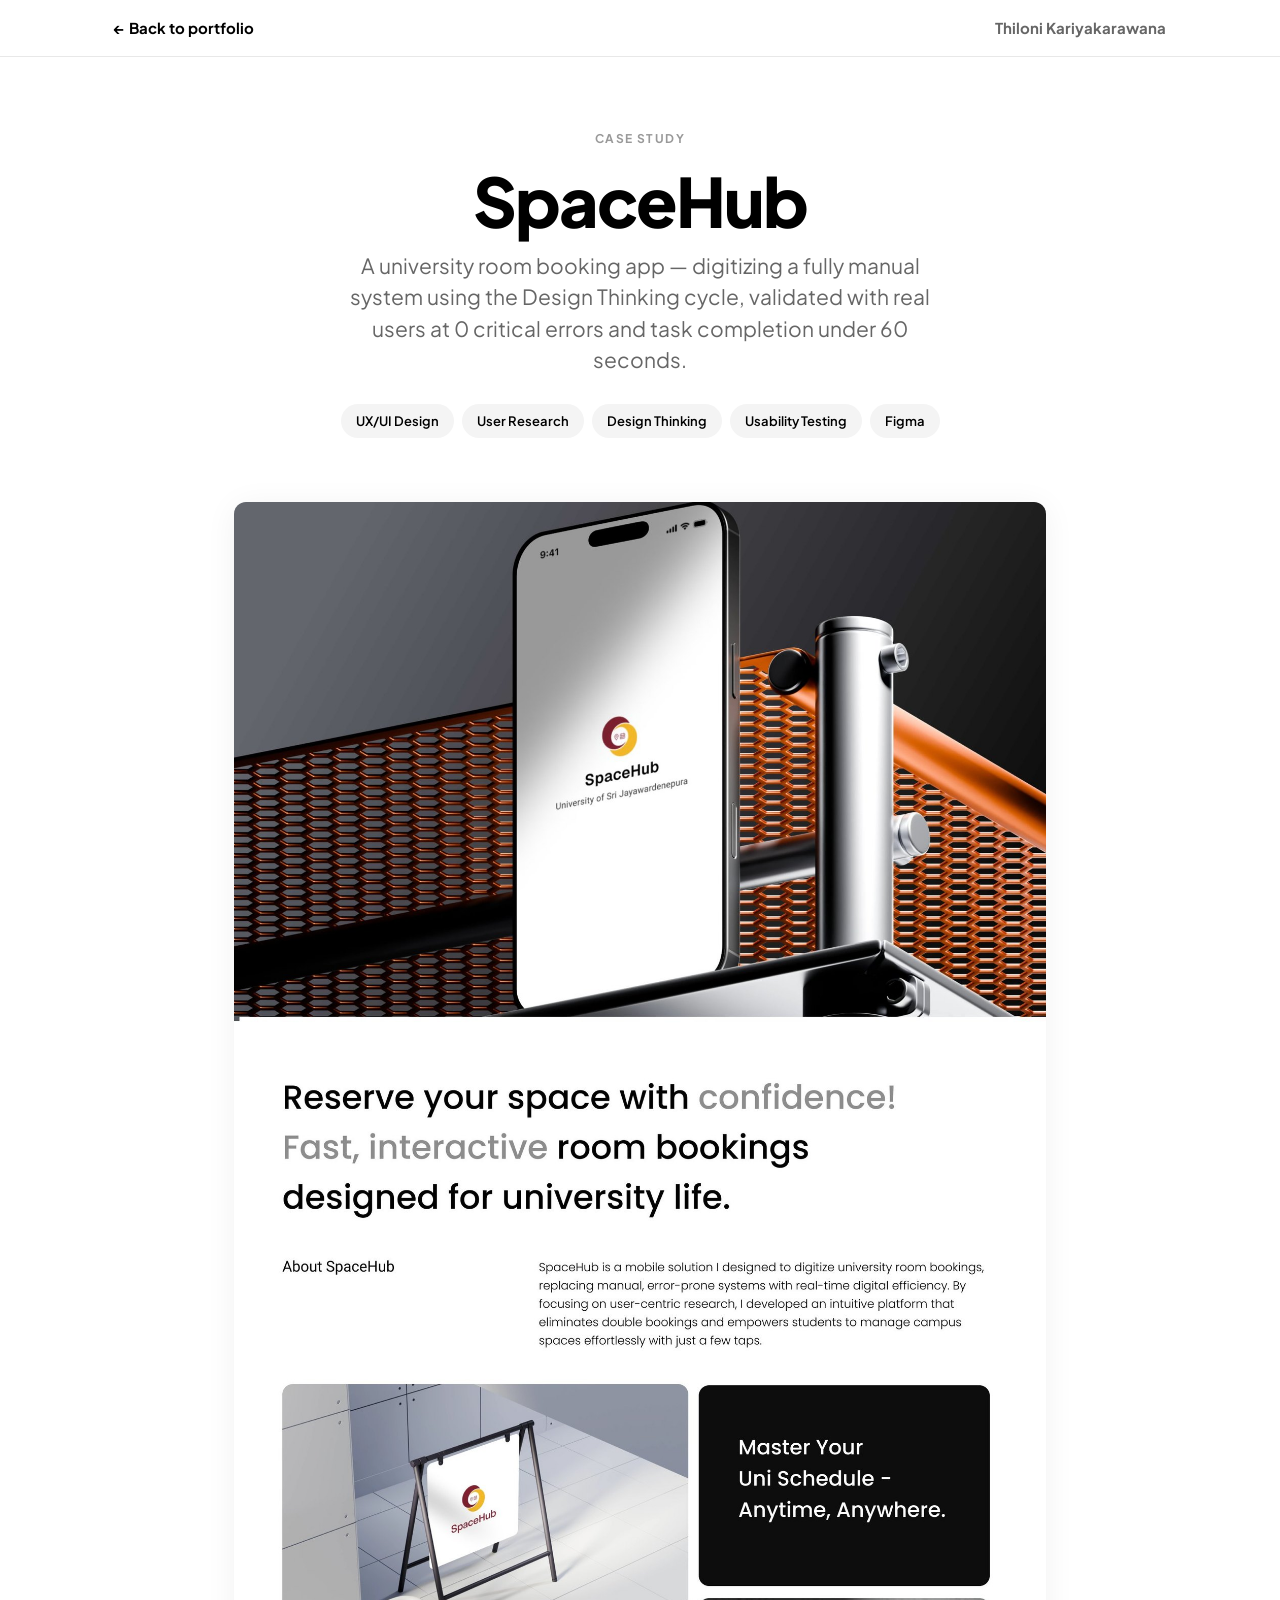
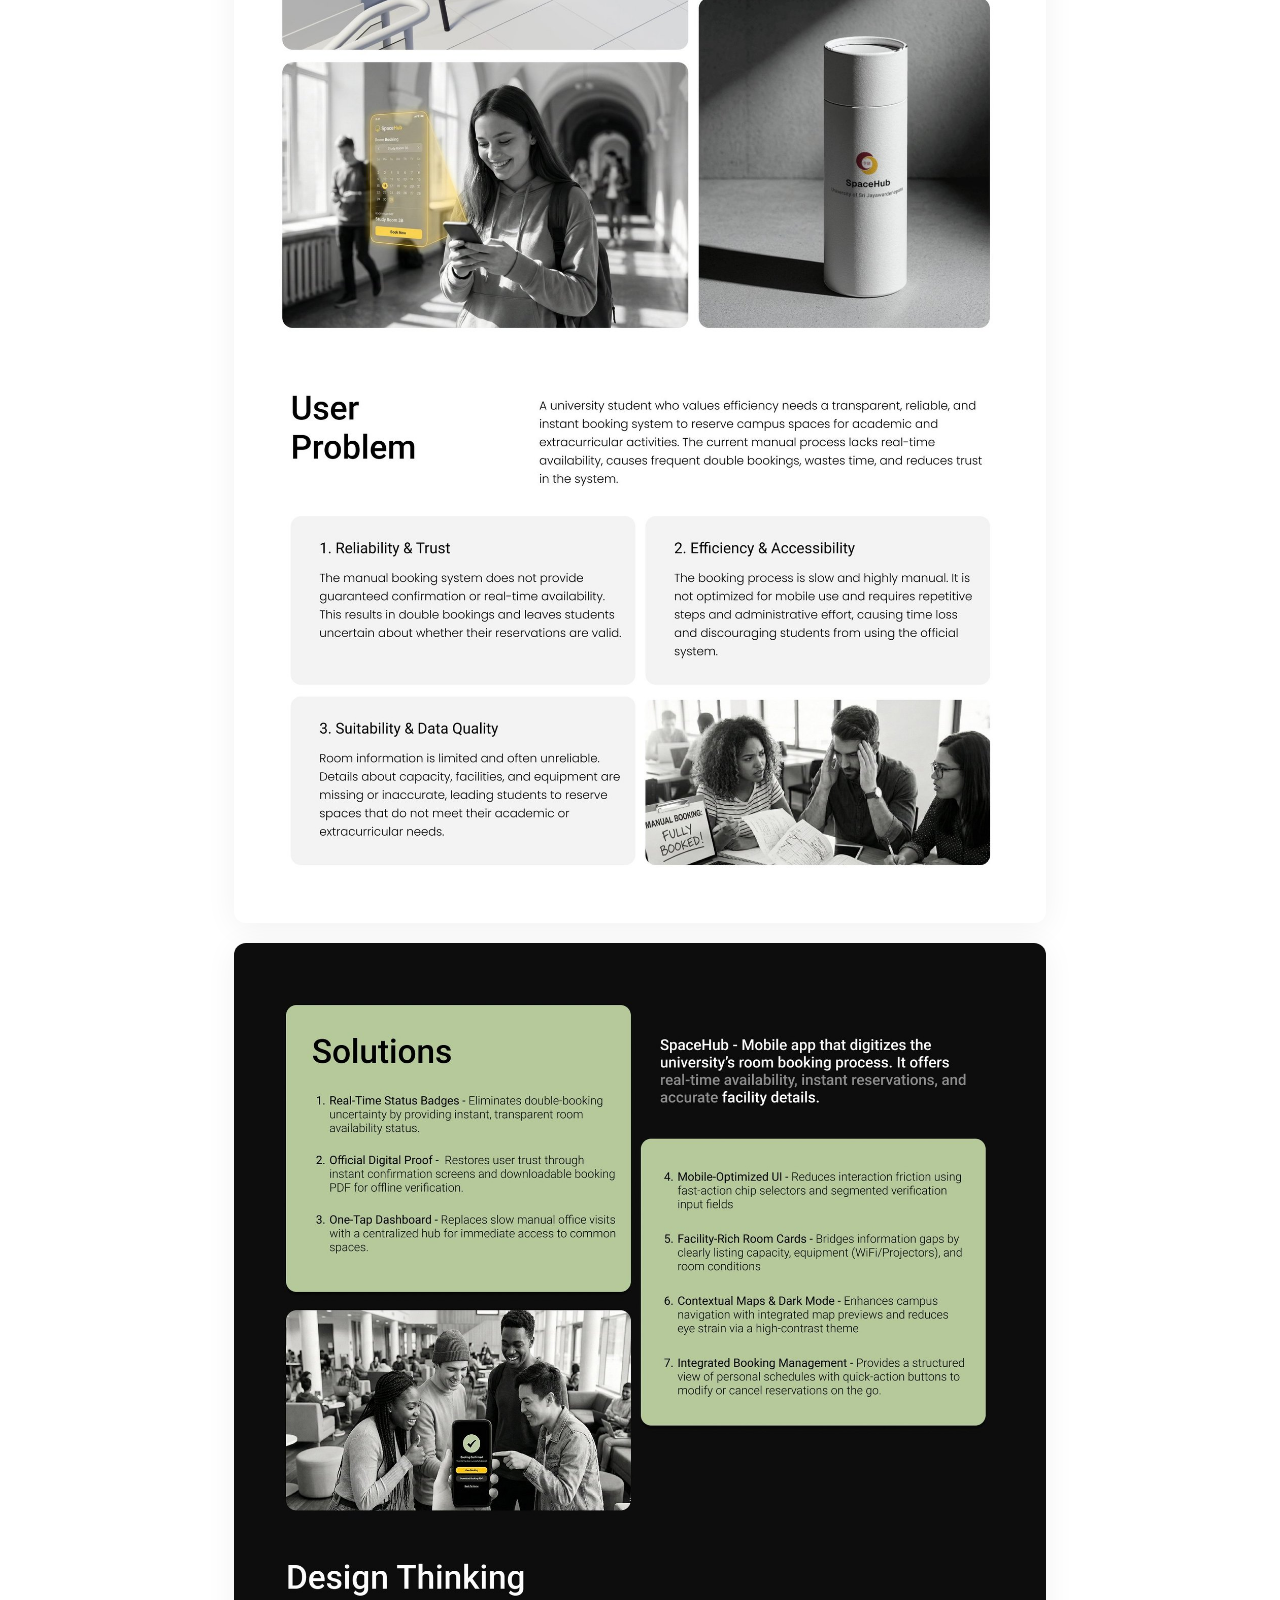
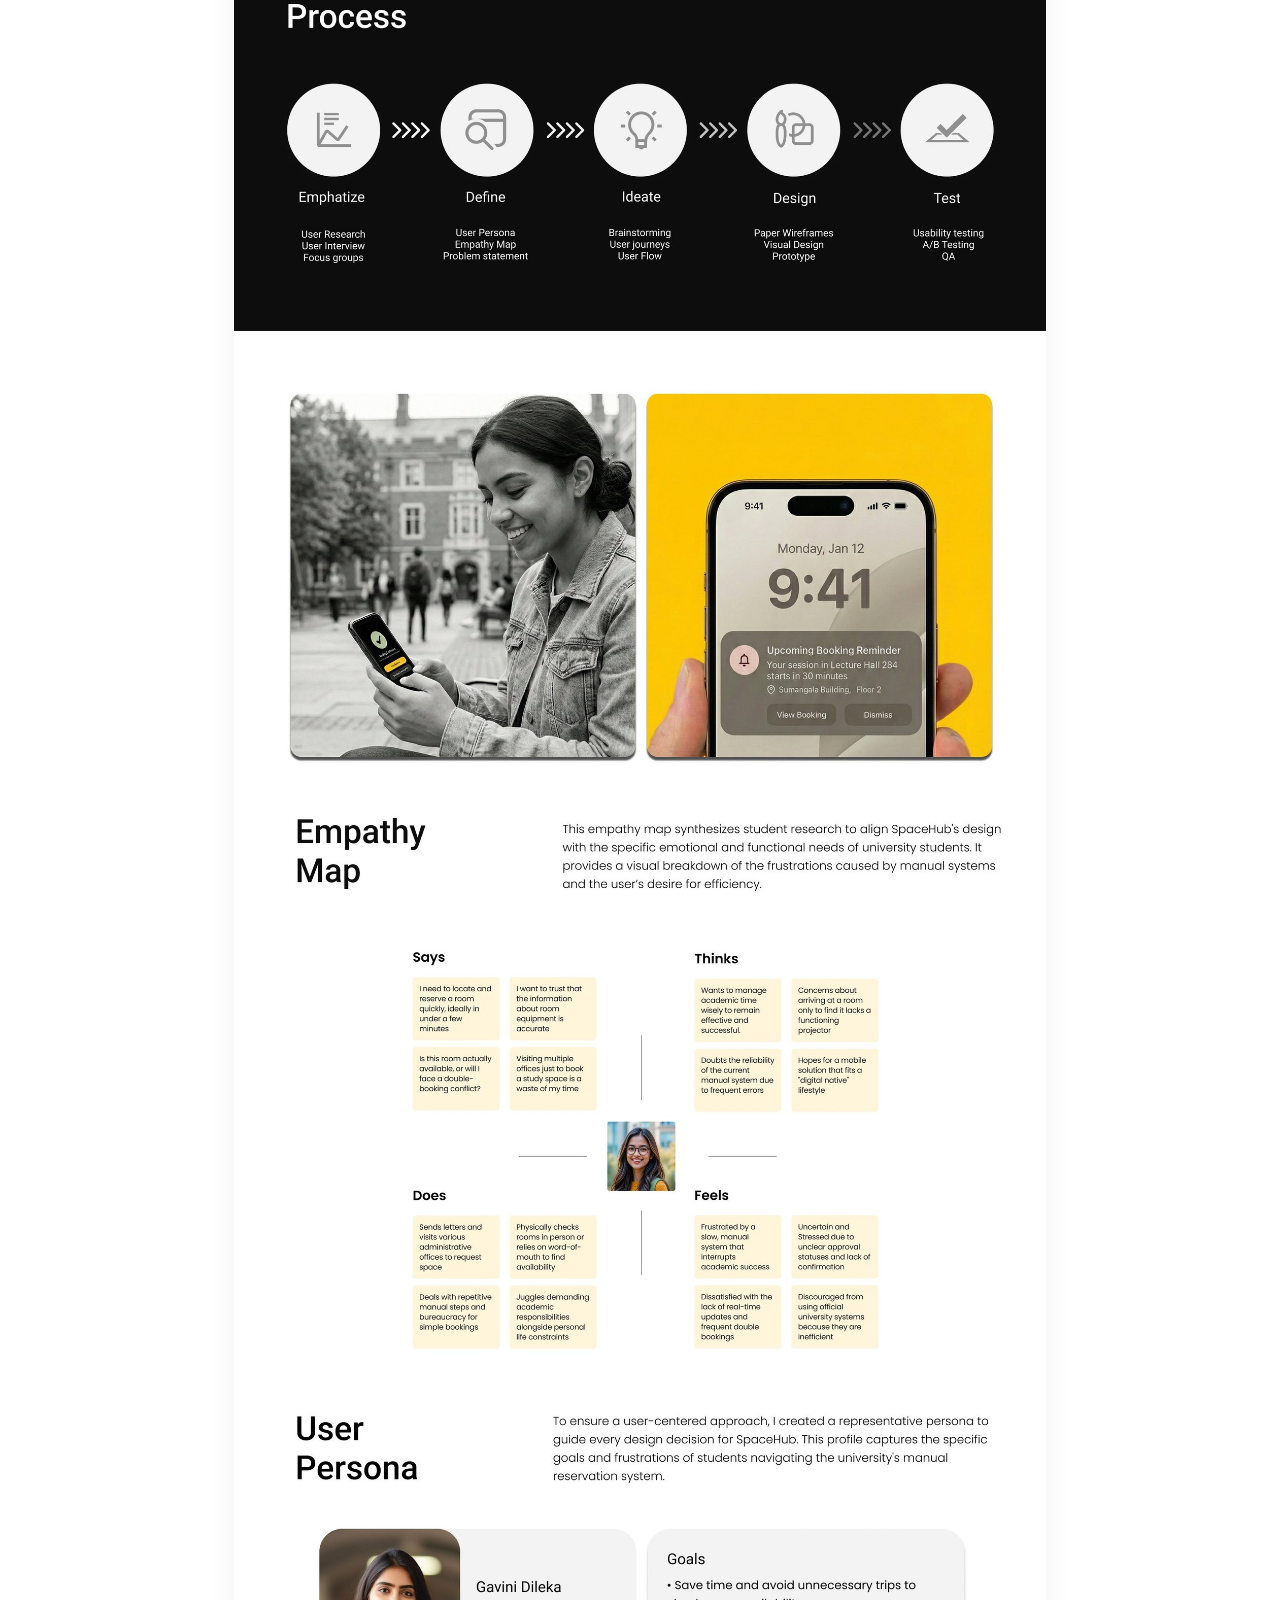
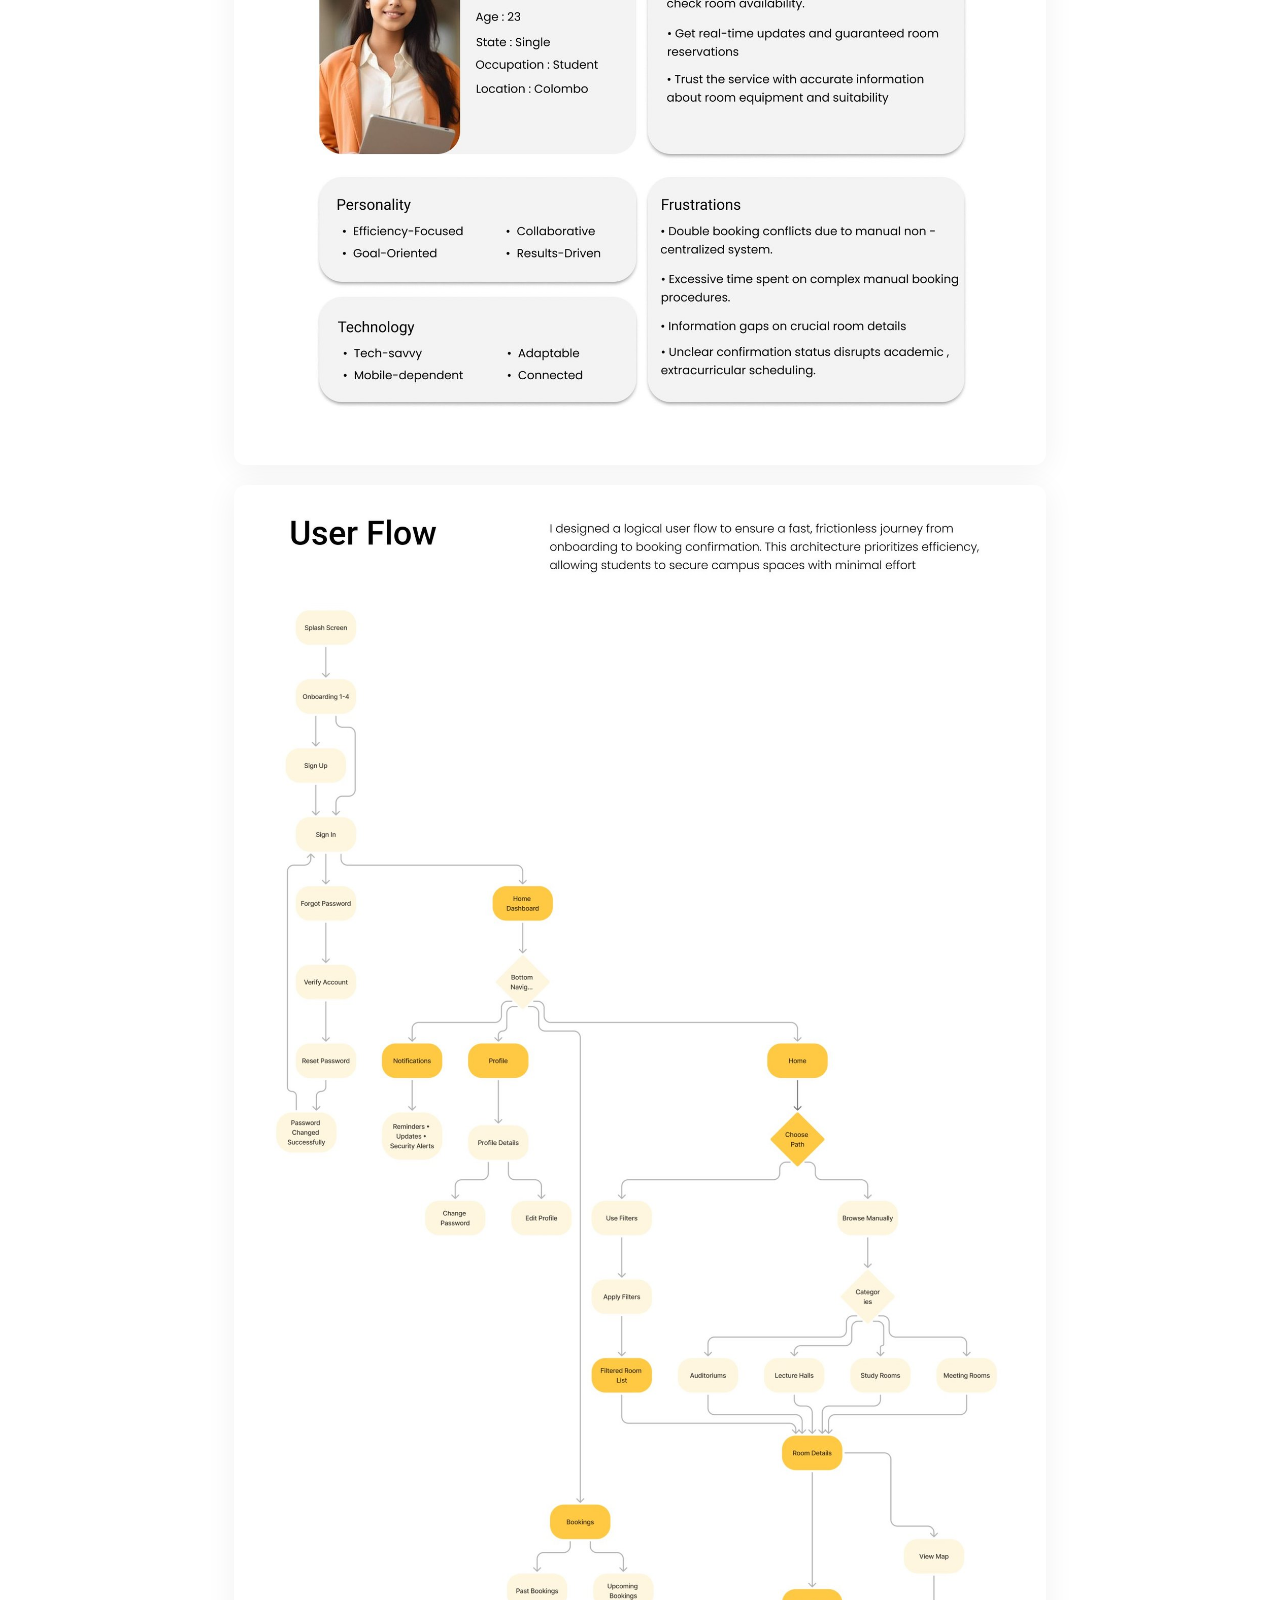
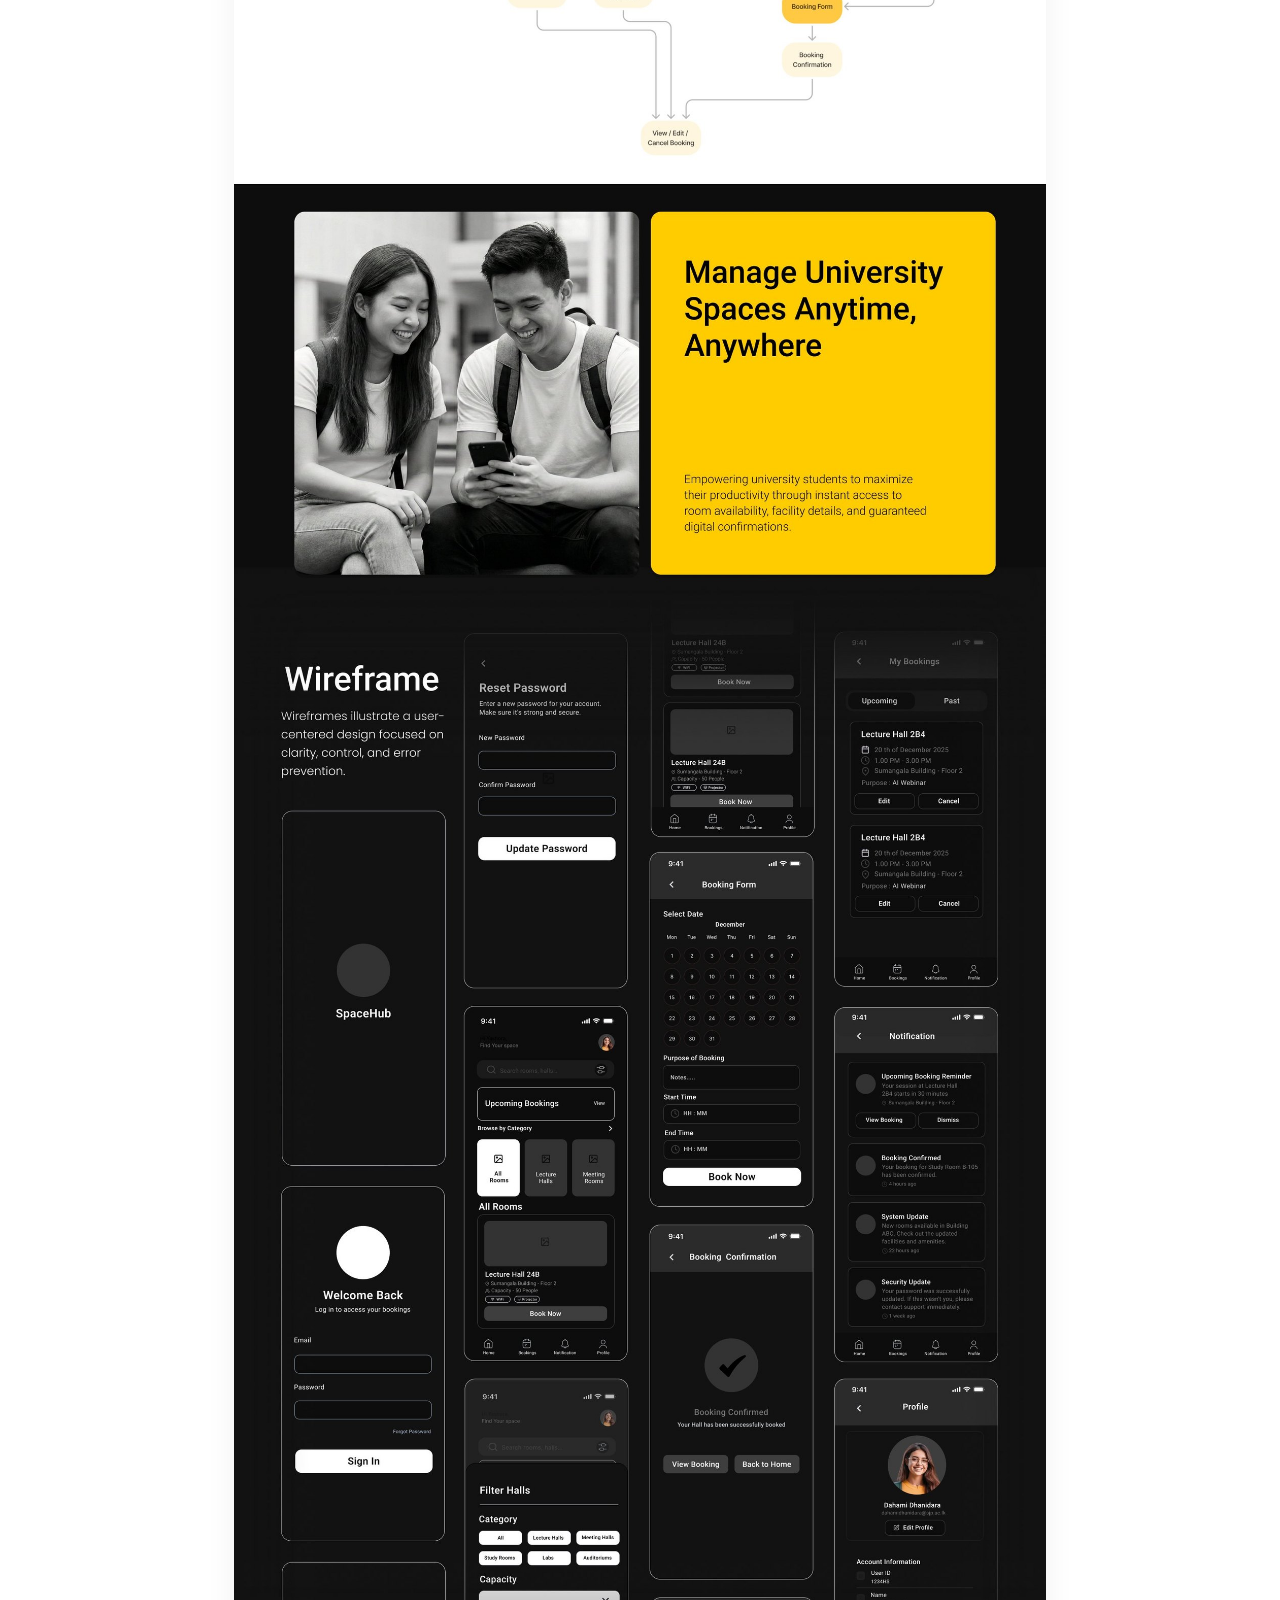
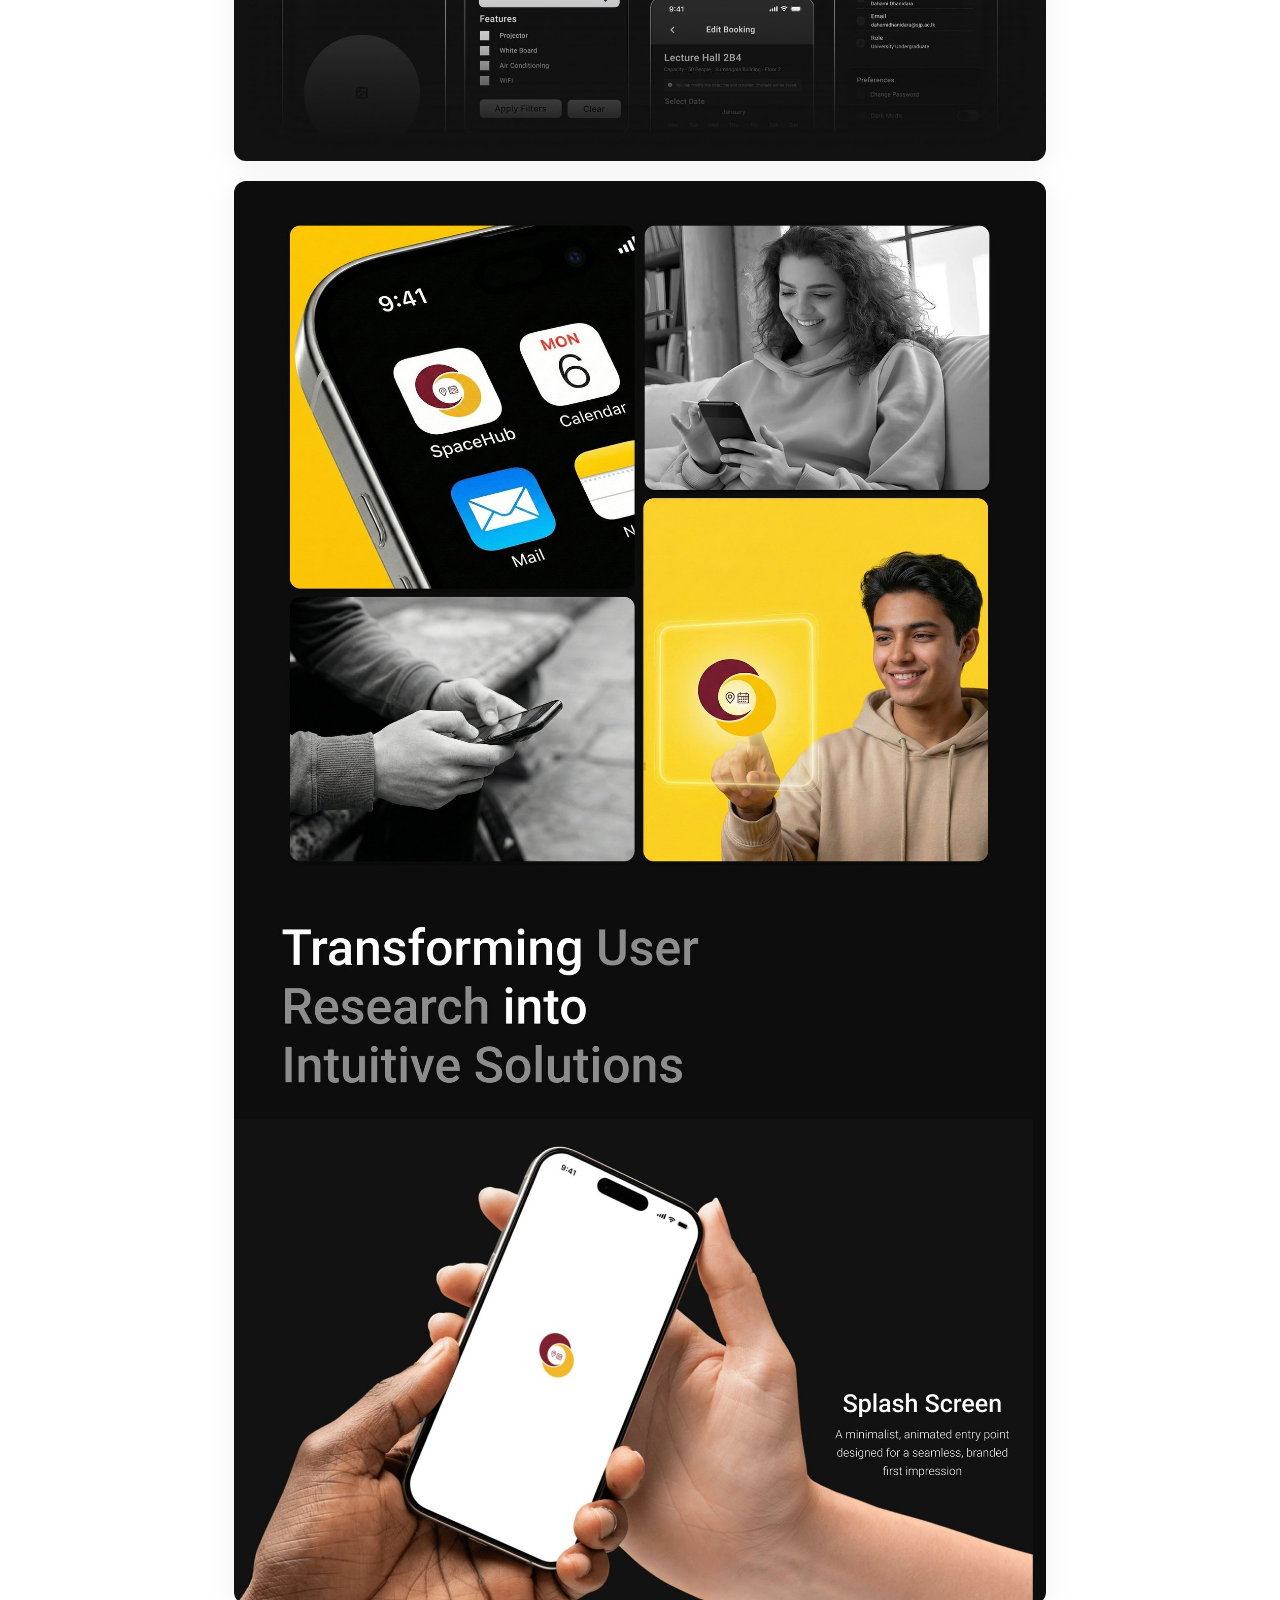
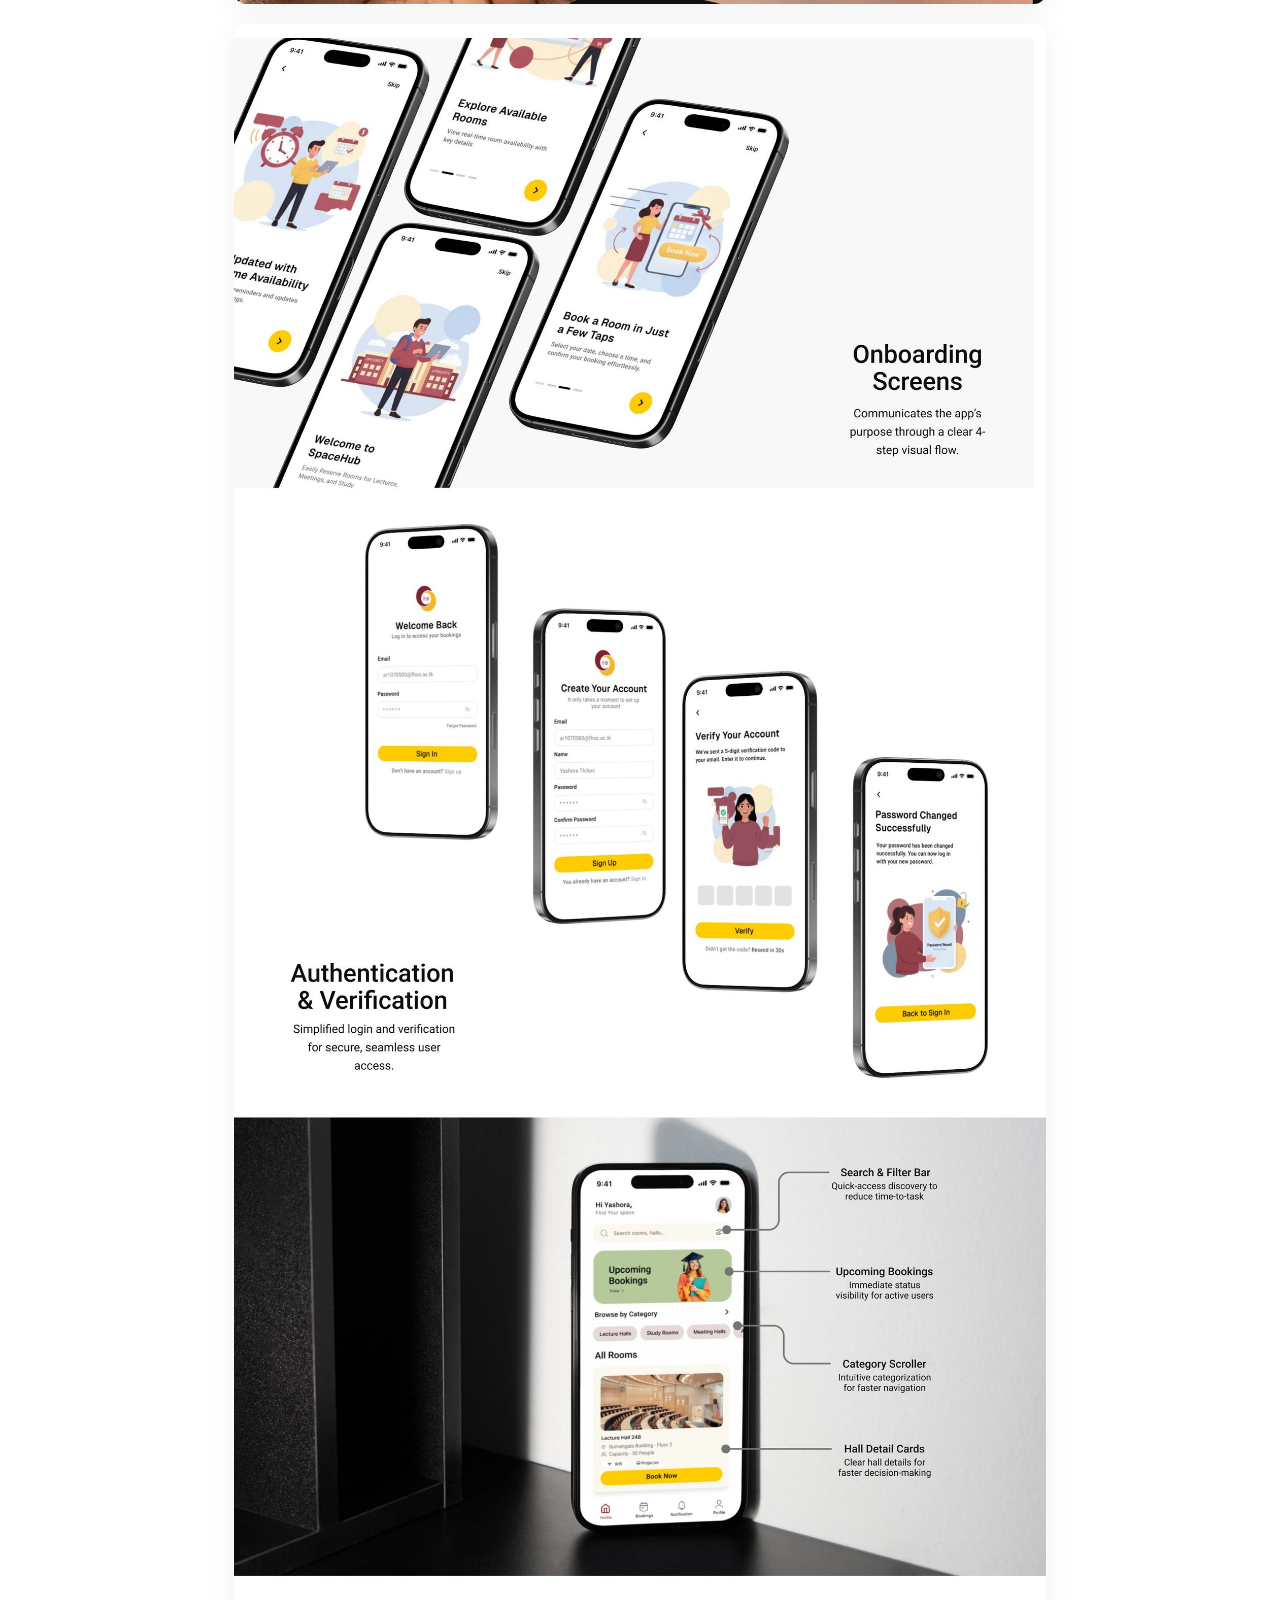
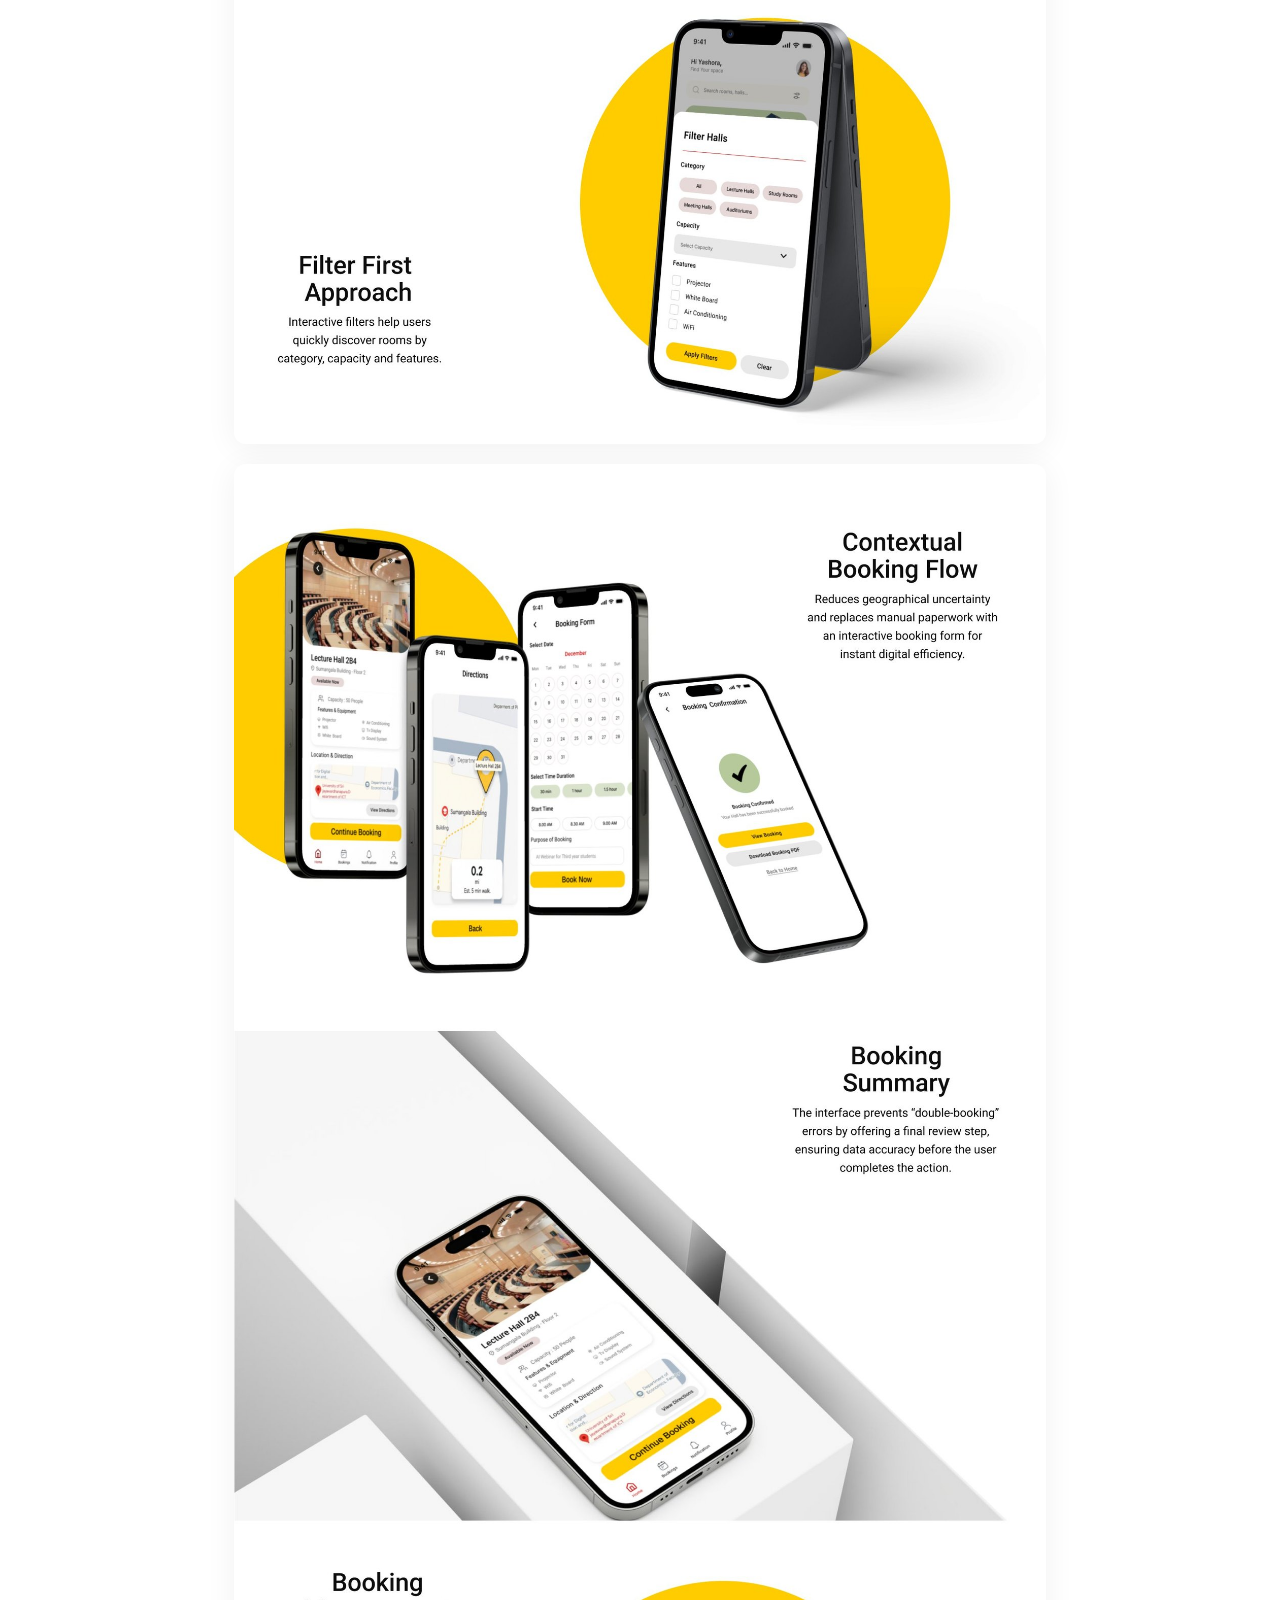
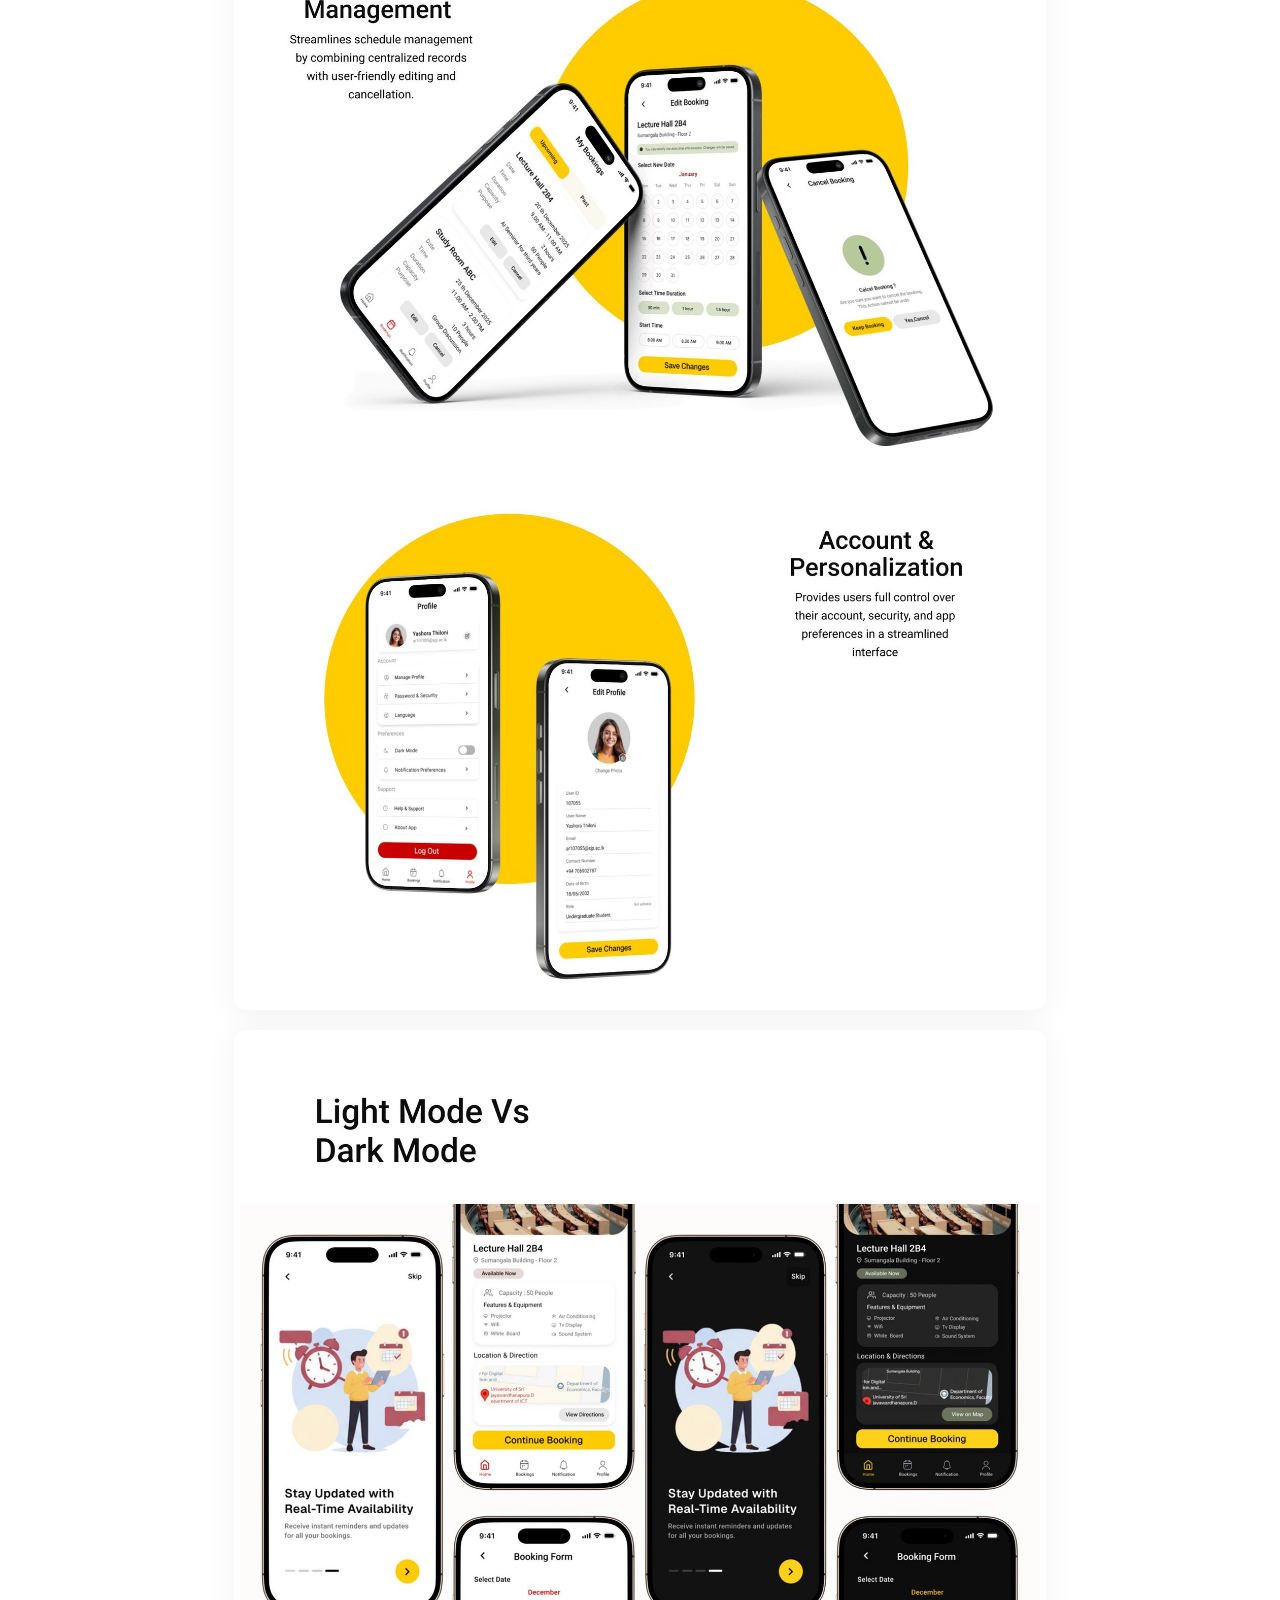
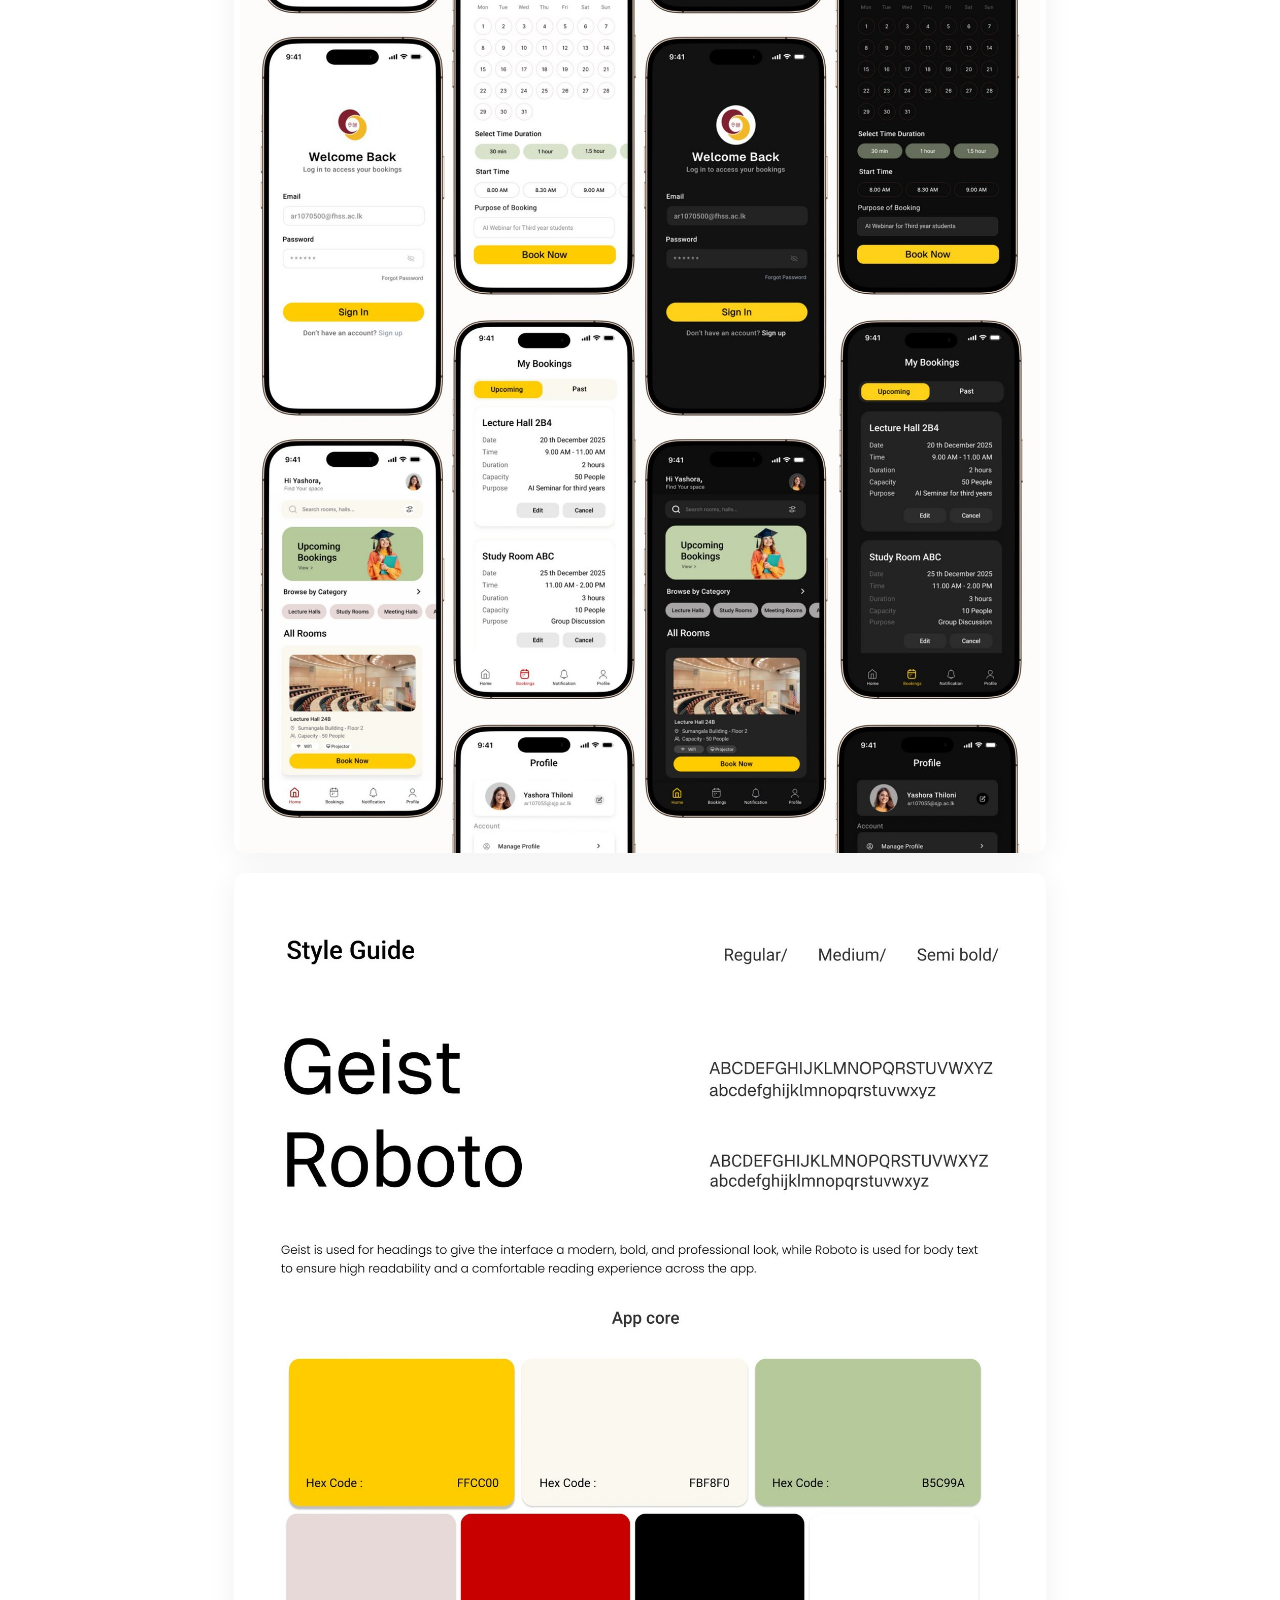
<file: spacehub.html>
<!DOCTYPE html>
<html lang="en">

<head>
  <meta charset="UTF-8" />
  <meta name="viewport" content="width=device-width, initial-scale=1.0" />
  <title>SpaceHub — University Room Booking App · Case Study</title>
  <meta name="description"
    content="SpaceHub — a UX/UI case study for a university room booking app by Thiloni Kariyakarawana. Design Thinking, usability testing, and validated prototypes." />
  <link rel="preconnect" href="https://fonts.googleapis.com" />
  <link rel="preconnect" href="https://fonts.gstatic.com" crossorigin />
  <link
    href="https://fonts.googleapis.com/css2?family=Plus+Jakarta+Sans:ital,wght@0,300;0,400;0,500;0,600;0,700;0,800;1,300&display=swap"
    rel="stylesheet" />
  <link rel="stylesheet" href="styles.css" />
  <style>
    .cs-topbar {
      position: sticky; top: 0; z-index: 50;
      background: rgba(255, 255, 255, 0.85);
      backdrop-filter: blur(10px);
      border-bottom: 1px solid var(--gray-light);
    }
    .cs-topbar-inner {
      max-width: 1100px; margin: 0 auto;
      padding: 16px 24px;
      display: flex; align-items: center; justify-content: space-between;
    }
    .cs-back {
      display: inline-flex; align-items: center; gap: 8px;
      font-weight: 700; font-size: 15px; color: var(--dark);
      text-decoration: none;
    }
    .cs-back:hover { opacity: 0.65; }
    .cs-topbar-name { font-weight: 700; font-size: 15px; color: var(--gray); }

    .cs-header {
      max-width: 860px; margin: 0 auto;
      padding: 72px 24px 40px;
      text-align: center;
    }
    .cs-eyebrow {
      font-size: 12px; font-weight: 700; letter-spacing: 0.12em;
      text-transform: uppercase; color: var(--gray-muted);
      margin-bottom: 18px;
    }
    .cs-title {
      font-size: clamp(40px, 7vw, 68px);
      font-weight: 800; letter-spacing: -0.03em; line-height: 1.02;
      margin-bottom: 14px;
    }
    .cs-subtitle {
      font-size: clamp(17px, 2.4vw, 21px);
      color: var(--gray); line-height: 1.5;
      max-width: 620px; margin: 0 auto 28px;
    }
    .cs-tags { display: flex; flex-wrap: wrap; gap: 8px; justify-content: center; }
    .cs-tag {
      font-size: 13px; font-weight: 600; color: var(--dark);
      background: #f4f4f4; border-radius: var(--radius-pill);
      padding: 7px 15px;
    }

    .cs-gallery {
      max-width: 860px; margin: 0 auto;
      padding: 24px 24px 80px;
      display: flex; flex-direction: column; gap: 20px;
    }
    .cs-gallery img {
      width: 100%; height: auto; display: block;
      border-radius: var(--radius-img);
      box-shadow: var(--shadow);
    }

    .cs-footer {
      border-top: 1px solid var(--gray-light);
      text-align: center;
      padding: 64px 24px 80px;
    }
    .cs-footer h3 {
      font-size: clamp(24px, 4vw, 34px); font-weight: 800;
      letter-spacing: -0.02em; margin-bottom: 22px;
    }
    .cs-footer-actions { display: flex; gap: 12px; justify-content: center; flex-wrap: wrap; }
  </style>
</head>

<body>

  <!-- Top bar -->
  <div class="cs-topbar">
    <div class="cs-topbar-inner">
      <a href="index.html#work" class="cs-back">← Back to portfolio</a>
      <span class="cs-topbar-name">Thiloni Kariyakarawana</span>
    </div>
  </div>

  <!-- Header -->
  <header class="cs-header">
    <p class="cs-eyebrow">Case Study</p>
    <h1 class="cs-title">SpaceHub</h1>
    <p class="cs-subtitle">A university room booking app — digitizing a fully manual system using the Design Thinking
      cycle, validated with real users at 0 critical errors and task completion under 60 seconds.</p>
    <div class="cs-tags">
      <span class="cs-tag">UX/UI Design</span>
      <span class="cs-tag">User Research</span>
      <span class="cs-tag">Design Thinking</span>
      <span class="cs-tag">Usability Testing</span>
      <span class="cs-tag">Figma</span>
    </div>
  </header>

  <!-- Case study images -->
  <main class="cs-gallery">
    <img src="spacehub-1.jpg" alt="SpaceHub — hero, about and user problem" loading="lazy" />
    <img src="spacehub-2.jpg" alt="SpaceHub — solutions, design thinking, empathy map and user persona"
      loading="lazy" />
    <img src="spacehub-3.jpg" alt="SpaceHub — user flow and wireframes" loading="lazy" />
    <img src="spacehub-4.jpg" alt="SpaceHub — transforming research into solutions, splash screen" loading="lazy" />
    <img src="spacehub-5.jpg" alt="SpaceHub — onboarding, authentication and filter-first approach" loading="lazy" />
    <img src="spacehub-6.jpg" alt="SpaceHub — booking flow, summary, management and account" loading="lazy" />
    <img src="spacehub-7.jpg" alt="SpaceHub — light mode vs dark mode screens" loading="lazy" />
    <img src="spacehub-8.jpg" alt="SpaceHub — style guide, usability testing and results" loading="lazy" />
  </main>

  <!-- Footer CTA -->
  <footer class="cs-footer">
    <h3>Lets design incredible work together.</h3>
    <div class="cs-footer-actions">
      <a href="mailto:thilonikariyakarawana@gmail.com" class="btn btn-dark">Let's connect</a>
      <a href="index.html#work" class="btn btn-outline">Back to projects</a>
    </div>
  </footer>

</body>

</html>
</file>
<file: styles.css>
/* ============================================
   LAUNCHFOLIO PREMIUM REFACTOR — styles.css
   ============================================ */

/* --- RESET & BASE --- */
*, *::before, *::after { box-sizing: border-box; margin: 0; padding: 0; }

:root {
  --bg: #ffffff;
  --dark: #000000;
  --gray: #666666;
  --gray-light: #e8e8e8;
  --gray-muted: #999999;
  --lime: #ccff00;
  --radius-pill: 100px;
  --radius-img: 12px;
  --radius-lg: 20px;
  --shadow: 0 4px 32px rgba(0,0,0,0.06);
  --shadow-md: 0 12px 48px rgba(0,0,0,0.10);
  --font: 'Plus Jakarta Sans', 'Inter', -apple-system, BlinkMacSystemFont, sans-serif;
  --section-pad: 100px;
}

html { scroll-behavior: smooth; }

body {
  font-family: var(--font);
  background: var(--bg);
  color: var(--dark);
  font-size: 16px;
  line-height: 1.6;
  overflow-x: hidden;
}

a { text-decoration: none; color: inherit; }
img { max-width: 100%; height: auto; display: block; }

.container {
  max-width: 1200px;
  margin: 0 auto;
  padding: 0 48px;
}

/* ============ BUTTONS ============ */
.btn {
  display: inline-flex;
  align-items: center;
  gap: 10px;
  padding: 14px 28px;
  border-radius: var(--radius-pill);
  font-family: var(--font);
  font-size: 15px;
  font-weight: 600;
  cursor: pointer;
  transition: all 0.25s cubic-bezier(0.4, 0, 0.2, 1);
  border: none;
  white-space: nowrap;
  letter-spacing: -0.01em;
}

.btn-dark {
  background: var(--dark);
  color: #fff;
}
.btn-dark:hover {
  background: #222;
  transform: translateY(-2px);
  box-shadow: 0 10px 30px rgba(0,0,0,0.18);
}

.btn-outline {
  background: transparent;
  color: var(--dark);
  border: 1px solid var(--dark);
}
.btn-outline:hover {
  background: var(--dark);
  color: #fff;
  transform: translateY(-2px);
}

/* ============ SECTION LABELS ============ */
.section-eyebrow {
  font-size: 12px;
  font-weight: 700;
  color: var(--gray-muted);
  text-transform: uppercase;
  letter-spacing: 0.1em;
  margin-bottom: 20px;
}

.section-heading {
  font-size: clamp(36px, 4.5vw, 56px);
  font-weight: 700;
  letter-spacing: -0.03em;
  line-height: 1.1;
  margin-bottom: 40px;
  color: var(--dark);
}



/* ============ NAVBAR ============ */
.navbar {
  position: fixed;
  top: 24px;
  left: 50%;
  transform: translateX(-50%) translateY(0);
  width: calc(100% - 48px);
  max-width: 1200px;
  z-index: 900;
  background: rgba(255, 255, 255, 0.7);
  backdrop-filter: blur(12px);
  -webkit-backdrop-filter: blur(12px);
  border: 1px solid rgba(255, 255, 255, 0.1);
  border-radius: 40px;
  transition: all 0.45s cubic-bezier(0.34, 1.56, 0.64, 1);
}
.navbar.shrunk:not(:hover) {
  top: 16px;
  max-width: 304px;
  background: rgba(255, 255, 255, 0.88);
  backdrop-filter: blur(16px);
  -webkit-backdrop-filter: blur(16px);
  transform: translateX(-50%) translateY(0) scale(0.98);
}

.nav-container {
  padding: 0 24px;
  height: 64px;
  display: flex;
  align-items: center;
  justify-content: space-between;
  border-radius: 40px;
  transition: all 0.45s cubic-bezier(0.34, 1.56, 0.64, 1);
}
.navbar.shrunk:not(:hover) .nav-container {
  height: 52px;
  padding: 0 16px;
}

.nav-logo {
  display: flex; align-items: center; gap: 8px;
  font-weight: 700; font-size: 15px;
  letter-spacing: -0.02em;
  transition: transform 0.3s cubic-bezier(0.34, 1.56, 0.64, 1);
  white-space: nowrap;
}

.typing-indicator {
  display: flex; align-items: center; gap: 3px;
  background: rgba(0,0,0,0.03); border-radius: 20px;
  transition: all 0.45s cubic-bezier(0.34, 1.56, 0.64, 1); cursor: pointer;
  
  opacity: 0;
  max-width: 0;
  padding: 0;
  margin-left: 0;
  overflow: hidden;
  pointer-events: none;
  transform: scale(0.8);
}
.typing-indicator:hover {
  background: var(--lime);
  transform: scale(1.08) !important;
}
.navbar.shrunk:not(:hover) .typing-indicator {
  opacity: 1;
  max-width: 100px;
  padding: 8px 10px;
  margin-left: 4px;
  pointer-events: auto;
  transform: scale(1);
}
.typing-indicator .dot {
  width: 5px; height: 5px; border-radius: 50%;
  background: var(--dark); opacity: 0.3;
  animation: typingPulse 1.4s infinite ease-in-out both;
}
.typing-indicator .dot:nth-child(1) { animation-delay: 0s; }
.typing-indicator .dot:nth-child(2) { animation-delay: 0.2s; }
.typing-indicator .dot:nth-child(3) { animation-delay: 0.4s; }

@keyframes typingPulse {
  0%, 80%, 100% { opacity: 0.3; transform: scale(0.8); }
  40% { opacity: 1; transform: scale(1.2); }
}
.nav-avatar {
  width: 32px; height: 32px; border-radius: 50%; object-fit: cover;
}
.nav-avatar-fallback {
  width: 32px; height: 32px; border-radius: 50%;
  background: var(--dark); color: #fff;
  font-size: 12px; font-weight: 700;
  display: flex; align-items: center; justify-content: center;
  overflow: hidden;
  transition: all 0.45s cubic-bezier(0.34, 1.56, 0.64, 1);
  opacity: 1; margin-right: 0px;
}

.nav-links { 
  display: flex; align-items: center; gap: 4px; 
  opacity: 1; max-width: 600px; overflow: hidden;
  transition: all 0.45s cubic-bezier(0.34, 1.56, 0.64, 1);
}
.navbar.shrunk:not(:hover) .nav-links {
  opacity: 0; max-width: 0; pointer-events: none; margin: 0; gap: 0;
}

.nav-link {
  position: relative;
  padding: 8px 16px; font-size: 14px; font-weight: 500;
  color: var(--gray);
  border-radius: var(--radius-pill);
  transition: all 0.35s cubic-bezier(0.34, 1.56, 0.64, 1);
  letter-spacing: -0.01em;
  z-index: 1;
}
.nav-link::before {
  content: ''; position: absolute; inset: 0;
  background: rgba(0,0,0,0.05); border-radius: var(--radius-pill);
  z-index: -1; opacity: 0; transform: scale(0.8);
  transition: all 0.35s cubic-bezier(0.34, 1.56, 0.64, 1);
}
.nav-link:hover {
  color: var(--dark);
  transform: scale(1.05);
}
.nav-link:hover::before {
  opacity: 1; transform: scale(1);
}

.nav-link.active {
  color: var(--dark);
  font-weight: 600;
}
.nav-link.active::after {
  content: ''; display: block; position: absolute;
  bottom: 2px; left: 50%; transform: translateX(-50%);
  width: 4px; height: 4px; border-radius: 50%; background: var(--dark);
}

.nav-cta {
  padding: 10px 22px; background: var(--dark); color: #fff;
  border-radius: var(--radius-pill); font-size: 14px; font-weight: 600;
  transition: all 0.35s cubic-bezier(0.34, 1.56, 0.64, 1);
}
.nav-cta:hover { background: #222; transform: scale(1.05); }

.nav-hamburger {
  display: none; flex-direction: column; gap: 5px;
  background: none; border: none; cursor: pointer; padding: 8px;
  z-index: 1000;
  transition: all 0.45s cubic-bezier(0.34, 1.56, 0.64, 1);
  opacity: 1; max-width: 40px; overflow: hidden;
}
.navbar.shrunk:not(:hover) .nav-hamburger {
  opacity: 0; max-width: 0; padding: 0; pointer-events: none; margin: 0;
}
.nav-hamburger span {
  display: block; width: 22px; height: 2px;
  background: var(--dark); border-radius: 2px;
  transition: all 0.3s cubic-bezier(0.34, 1.56, 0.64, 1);
  transform-origin: left center;
}
.nav-hamburger.open span:nth-child(1) { transform: rotate(45deg); }
.nav-hamburger.open span:nth-child(2) { opacity: 0; width: 0; }
.nav-hamburger.open span:nth-child(3) { transform: rotate(-45deg); }

/* ============ HERO ============ */
.hero {
  min-height: 100vh;
  display: flex;
  flex-direction: column;
  justify-content: center;
  padding: 120px 48px var(--section-pad);
  max-width: 1200px;
  margin: 0 auto;
  padding-top: 140px;
}

.hero-badge {
  display: inline-flex; align-items: center; gap: 8px;
  background: #f5f5f5; border: 1px solid var(--gray-light);
  border-radius: var(--radius-pill); padding: 6px 16px;
  font-size: 12px; font-weight: 700; color: var(--gray-muted);
  text-transform: uppercase; letter-spacing: 0.08em;
  margin-bottom: 48px; width: fit-content;
}
.badge-dot {
  width: 7px; height: 7px; border-radius: 50%; background: #22c55e;
  animation: pulse 2s ease-in-out infinite;
}
@keyframes pulse {
  0%, 100% { opacity: 1; transform: scale(1); }
  50%       { opacity: 0.5; transform: scale(0.8); }
}

.hero-content {
  display: grid; grid-template-columns: 1fr 1fr;
  gap: 80px; align-items: center;
}

.hero-heading {
  font-size: clamp(52px, 7vw, 80px);
  line-height: 1.1;
  letter-spacing: -0.03em;
  font-weight: 700;
  margin-bottom: 28px;
}
.heading-light { font-weight: 300; display: block; }
.heading-bold  { font-weight: 800; display: block; }

.hero-tagline {
  font-size: 16px; color: var(--gray); line-height: 1.75;
  margin-bottom: 40px; max-width: 460px;
}
.hero-tagline strong { color: var(--dark); font-weight: 600; }

.btn-avatar img {
  width: 26px; height: 26px; border-radius: 50%; object-fit: cover;
}

.hero-image {
  position: relative; display: flex; justify-content: flex-end;
}
.hero-mockup {
  width: 100%; max-width: 580px;
  border-radius: var(--radius-img);
  box-shadow: var(--shadow-md);
  object-fit: cover;
  animation: float 6s ease-in-out infinite;
}
@keyframes float {
  0%, 100% { transform: translateY(0px); }
  50%       { transform: translateY(-14px); }
}

/* ============ TRUSTED BY — MARQUEE ============ */
.trusted-by {
  padding: 48px 0;
  border-top: 1px solid var(--gray-light);
  border-bottom: 1px solid var(--gray-light);
  overflow: hidden;
}

.trusted-label {
  font-size: 12px; font-weight: 700; color: var(--gray-muted);
  text-transform: uppercase; letter-spacing: 0.1em;
  margin-bottom: 24px; padding: 0 48px;
  max-width: 1200px; margin-left: auto; margin-right: auto;
}

.marquee-wrapper {
  position: relative; overflow: hidden;
}

.marquee-track {
  display: flex; gap: 64px;
  width: max-content;
  animation: marquee 22s linear infinite;
}
.marquee-track:hover { animation-play-state: paused; }

@keyframes marquee {
  from { transform: translateX(0); }
  to   { transform: translateX(-50%); }
}

.logo-item {
  display: flex; align-items: center; gap: 10px;
  font-size: 16px; font-weight: 700;
  color: var(--dark);
  opacity: 0.35;
  filter: grayscale(1);
  transition: all 0.3s ease;
  white-space: nowrap;
  cursor: default;
}
.logo-item:hover { opacity: 1; filter: grayscale(0); }
.logo-icon { font-size: 18px; }
.tool-logo { width: 22px; height: 22px; display: block; flex-shrink: 0; }

/* ============ RECENT WORK ============ */
.recent-work {
  padding: var(--section-pad) 0;
}

.work-header {
  padding: 0 48px;
  max-width: 1200px; margin: 0 auto;
  margin-bottom: 64px;
  display: flex; align-items: flex-end; justify-content: space-between;
}

.projects-grid {
  max-width: 1200px; margin: 0 auto; padding: 0 48px;
  display: grid;
  grid-template-columns: repeat(2, 1fr);
  gap: 24px;
  margin-bottom: 40px;
}

.project-card {
  border-radius: var(--radius-lg);
  overflow: hidden;
  background: #f7f7f7;
  transition: all 0.4s cubic-bezier(0.4, 0, 0.2, 1);
  display: flex; flex-direction: column;
}
.project-card:hover {
  transform: translateY(-8px);
  box-shadow: var(--shadow-md);
}

.project-image {
  overflow: hidden;
  border-radius: var(--radius-img);
  aspect-ratio: 16/10;
  will-change: transform;
}
.project-image img {
  width: 100%; height: 100%; object-fit: cover;
  transition: transform 0.7s cubic-bezier(0.4, 0, 0.2, 1);
  will-change: transform;
}
.project-card:hover .project-image img { transform: scale(1.05); }

.project-info { padding: 28px 28px 32px; flex: 1; display: flex; flex-direction: column; gap: 10px; }

.project-tags { display: flex; gap: 8px; flex-wrap: wrap; }
.tag {
  font-size: 12px; font-weight: 700; color: var(--gray-muted);
  text-transform: uppercase; letter-spacing: 0.1em;
  background: #ececec; border-radius: var(--radius-pill); padding: 4px 12px;
}

.project-name {
  font-size: clamp(26px, 3vw, 36px); font-weight: 800;
  letter-spacing: -0.03em; line-height: 1.08;
}
.project-desc { font-size: 14px; color: var(--gray); line-height: 1.65; flex: 1; }
.project-btn  { margin-top: 12px; align-self: flex-start; font-size: 14px; padding: 12px 22px; }

.work-cta-row { max-width: 1200px; margin: 0 auto; padding: 0 48px; }
.view-all-link {
  font-size: 15px; font-weight: 600; color: var(--dark);
  border-bottom: 1px solid var(--dark); padding-bottom: 2px;
  transition: opacity 0.2s ease;
}
.view-all-link:hover { opacity: 0.5; }

/* ============ PROJECT CARD WIDE (Project 3 full-width) ============ */
.project-card-wide {
  grid-column: 1 / -1;
  border-radius: var(--radius-lg);
  background: #f7f7f7;
  overflow: hidden;
  display: flex;
  align-items: stretch;
  transition: all 0.4s cubic-bezier(0.4, 0, 0.2, 1);
}
.project-card-wide:hover {
  transform: translateY(-8px);
  box-shadow: var(--shadow-md);
}
.project-card-wide-image {
  flex: 1.2;
  overflow: hidden;
  aspect-ratio: 16/9;
  position: relative;
}
.project-card-wide-image img {
  width: 100%; height: 100%; object-fit: cover;
  transition: transform 0.7s cubic-bezier(0.4, 0, 0.2, 1);
  display: block;
}
.project-card-wide:hover .project-card-wide-image img { transform: scale(1.05); }

.project-info-wide {
  flex: 1;
  padding: 40px 48px;
  display: flex;
  flex-direction: column;
  justify-content: center;
}

@media (max-width: 960px) {
  .projects-grid {
    grid-template-columns: 1fr;
  }
  .project-card-wide {
    flex-direction: column;
  }
}

@media (max-width: 640px) {
  .project-info-wide {
    padding: 28px;
  }
}

/* ============ TESTIMONIAL ============ */
.testimonial-section {
  padding: 80px 0;
  background: var(--bg);
}
.testimonial-card {
  max-width: 820px; margin: 0 auto; text-align: left; padding: 0 48px;
}
.testimonial-text {
  font-size: clamp(22px, 3.2vw, 34px); font-weight: 500; line-height: 1.45;
  color: var(--dark); letter-spacing: -0.02em; margin-bottom: 44px;
}
.testimonial-author { display: inline-flex; align-items: center; gap: 16px; }
.author-avatar {
  width: 46px; height: 46px; border-radius: 50%;
  background: var(--dark); color: #fff; font-size: 14px; font-weight: 700;
  display: flex; align-items: center; justify-content: center;
}
.author-name  { display: block; font-size: 15px; font-weight: 700; letter-spacing: -0.01em; }
.author-role  { display: block; font-size: 13px; color: var(--gray); }

/* ============ SERVICES ============ */
.services-section { padding: var(--section-pad) 0; }

.services-layout {
  display: grid;
  grid-template-columns: 1.2fr 1fr;
  gap: 80px; 
  margin-bottom: 100px;
  align-items: start;
}

.services-headline {
  font-size: clamp(48px, 6vw, 80px);
  line-height: 1;
  letter-spacing: -0.04em;
}

.services-headline .light {
  color: #a0a0a0;
  font-weight: 500;
  font-family: var(--font-head);
}

.services-headline .bold {
  color: #000000;
  font-weight: 700;
  font-family: var(--font-head);
}

.services-headline .dot {
  width: clamp(12px, 1.5vw, 20px);
  height: clamp(12px, 1.5vw, 20px);
  background: #000000;
  display: inline-block;
  border-radius: 50%;
  margin-left: 12px;
}

/* Tech Stack Container (Now in left column) */
.tech-stack-container {
  margin-top: 80px;
}

.tech-label {
  font-family: var(--font-head);
  font-weight: 600;
  font-size: 18px;
  color: #111111;
  margin-bottom: 24px;
}

.tech-logos {
  display: flex;
  flex-wrap: wrap;
  gap: 16px;
}

.tech-item {
  width: 64px;
  height: 64px;
  background: #ffffff;
  border-radius: 16px;
  box-shadow: 0 4px 12px rgba(0, 0, 0, 0.06), 0 1px 3px rgba(0, 0, 0, 0.04);
  display: flex;
  align-items: center;
  justify-content: center;
  border: 1px solid rgba(0, 0, 0, 0.03);
  transition: all 0.25s ease;
  cursor: default;
  position: relative;
}

.tech-item:hover {
  transform: translateY(-4px);
  box-shadow: 0 8px 24px rgba(0, 0, 0, 0.08);
}

.tech-icon {
  display: flex;
  align-items: center;
  justify-content: center;
}

/* Tooltip Animation */
.tech-item::after {
  content: attr(data-tooltip);
  position: absolute;
  bottom: calc(100% + 12px);
  left: 50%;
  transform: translateX(-50%) translateY(8px);
  background: #111111;
  color: #ffffff;
  padding: 6px 12px;
  border-radius: 8px;
  font-family: var(--font-body);
  font-size: 12px;
  font-weight: 600;
  white-space: nowrap;
  opacity: 0;
  visibility: hidden;
  box-shadow: 0 4px 12px rgba(0, 0, 0, 0.15);
  pointer-events: none;
  transition: all 0.3s cubic-bezier(0.34, 1.56, 0.64, 1);
  z-index: 10;
}

.tech-item::before {
  content: '';
  position: absolute;
  bottom: calc(100% + 6px);
  left: 50%;
  transform: translateX(-50%) translateY(8px);
  border-width: 6px 6px 0 6px;
  border-style: solid;
  border-color: #111111 transparent transparent transparent;
  opacity: 0;
  visibility: hidden;
  pointer-events: none;
  transition: all 0.3s cubic-bezier(0.34, 1.56, 0.64, 1);
  z-index: 10;
}

.tech-item:hover::after,
.tech-item:hover::before {
  opacity: 1;
  visibility: visible;
  transform: translateX(-50%) translateY(0);
}


/* Right Column Capabilities List */
.services-list-new {
  list-style: none;
  padding: 0;
  margin: 0;
  display: flex;
  flex-direction: column;
  gap: 36px;
}

.service-item-new {
  display: flex;
  align-items: center;
  gap: 24px;
  transition: all 0.25s ease;
}

.service-item-new:hover {
  transform: translateX(8px);
}

.service-icon-heavy {
  width: 56px;
  height: 56px;
  background: #000000;
  border-radius: 50%;
  display: flex;
  align-items: center;
  justify-content: center;
  font-size: 20px;
  color: #ffffff;
  box-shadow: 0 16px 32px rgba(0, 0, 0, 0.3);
  flex-shrink: 0;
}

.service-name-new {
  font-family: var(--font-head);
  font-size: clamp(18px, 2vw, 24px);
  font-weight: 600;
  color: #111111;
  letter-spacing: -0.01em;
}


/* ============ ABOUT ============ */
.about-section { padding: 60px 0; background: #f7f7f7; }

.about-headline {
  font-size: clamp(48px, 6vw, 80px);
  line-height: 1.1;
  letter-spacing: -0.04em;
  margin-bottom: 40px;
}

.about-headline .light {
  color: #a0a0a0;
  font-weight: 500;
  font-family: var(--font-head);
}

.about-headline .bold {
  color: #000000;
  font-weight: 700;
  font-family: var(--font-head);
}

.about-headline .dot {
  width: clamp(12px, 1.5vw, 20px);
  height: clamp(12px, 1.5vw, 20px);
  background: #000000;
  display: inline-block;
  border-radius: 50%;
  margin-left: 12px;
}

.about-layout-new {
  display: grid;
  grid-template-columns: 360px 1fr;
  gap: 100px;
  align-items: start;
}

.about-photo-wrapper-new {
  position: relative;
  width: 100%;
  aspect-ratio: 4/5;
  border-radius: 20px;
  overflow: hidden;
  margin-bottom: 24px;
}

.about-photo-fallback-new {
  width: 100%;
  height: 100%;
  color: #ffffff;
  display: flex;
  align-items: center;
  justify-content: center;
}

.about-photo-img {
  width: 100%;
  height: 100%;
  object-fit: cover;
  object-position: center top;
  display: block;
}

.social-pill-bar {
  position: absolute;
  bottom: 12px;
  right: 12px;
  background: rgba(0, 0, 0, 0.4);
  backdrop-filter: blur(12px);
  -webkit-backdrop-filter: blur(12px);
  border: 1px solid rgba(255, 255, 255, 0.1);
  padding: 8px 12px;
  border-radius: 100px;
  display: flex;
  align-items: center;
  gap: 12px;
  color: #ffffff;
}

.social-pill-item {
  display: flex;
  align-items: center;
  gap: 4px;
  opacity: 0.8;
  transition: opacity 0.2s ease;
  cursor: pointer;
}

.social-pill-item:hover {
  opacity: 1;
}

.pill-text {
  font-size: 11px;
  font-weight: 600;
  font-family: var(--font-body);
}

.about-name-new {
  font-family: var(--font-head);
  font-size: 20px;
  font-weight: 600;
  color: #111111;
  letter-spacing: -0.01em;
  margin-bottom: 4px;
}

.about-title-new {
  font-size: 14px;
  color: #666666;
  font-weight: 500;
  margin-bottom: 24px;
}

.about-work-history-new { margin-top: 32px; display: flex; flex-direction: column; }

.history-label-new {
  font-family: var(--font-head);
  font-size: 16px;
  font-weight: 600;
  color: #111111;
  margin-bottom: 16px;
}

.work-history-card-container {
  position: relative;
  width: 100%;
  min-height: 80px;
  margin-bottom: 24px;
}

.work-history-card {
  position: relative;
  background: #ffffff;
  padding: 20px;
  border-radius: 12px;
  border: 1px solid rgba(0, 0, 0, 0.04);
  box-shadow: 0 4px 12px rgba(0, 0, 0, 0.04), 0 16px 32px rgba(0, 0, 0, 0.02);
  z-index: 3;
}

.history-company-new {
  font-family: var(--font-head);
  font-size: 15px;
  font-weight: 700;
  color: #111111;
  margin-bottom: 4px;
}

.history-role-row {
  display: flex;
  justify-content: space-between;
  align-items: center;
}

.history-role-new {
  font-size: 13px;
  color: #666666;
}

.history-years-new {
  font-size: 11px;
  font-weight: 700;
  color: #111111;
}

.work-history-card-shadow-1 {
  position: absolute;
  bottom: -6px;
  left: 12px;
  right: 12px;
  height: 20px;
  background: #ffffff;
  border-radius: 12px;
  border: 1px solid rgba(0, 0, 0, 0.04);
  box-shadow: 0 4px 12px rgba(0, 0, 0, 0.02);
  z-index: 2;
  transition: all 0.4s cubic-bezier(0.34, 1.56, 0.64, 1);
}

.work-history-card-shadow-2 {
  position: absolute;
  bottom: -12px;
  left: 24px;
  right: 24px;
  height: 20px;
  background: #ffffff;
  border-radius: 12px;
  border: 1px solid rgba(0, 0, 0, 0.04);
  z-index: 1;
  transition: all 0.4s cubic-bezier(0.34, 1.56, 0.64, 1);
}

.work-history-extra {
  max-height: 0;
  opacity: 0;
  overflow: hidden;
  transition: all 0.4s cubic-bezier(0.34, 1.56, 0.64, 1);
  transform: translateY(-20px);
}

.work-history-card-container.expanded .work-history-extra {
  max-height: 500px;
  opacity: 1;
  transform: translateY(0);
}

.work-history-card-container.expanded .work-history-card-shadow-1,
.work-history-card-container.expanded .work-history-card-shadow-2 {
  opacity: 0;
  transform: translateY(-10px) scale(0.95);
}

.show-all-container {
  display: flex;
  justify-content: center;
  margin-top: 16px;
}

.show-all-btn {
  background: #ffffff;
  border: 1px solid rgba(0, 0, 0, 0.04);
  box-shadow: 0 4px 12px rgba(0, 0, 0, 0.04);
  padding: 8px 16px;
  border-radius: 100px;
  font-size: 12px;
  font-weight: 700;
  color: #111111;
  display: inline-flex;
  align-items: center;
  gap: 8px;
  cursor: pointer;
  transition: all 0.2s ease;
}

.show-all-btn:hover {
  transform: translateY(-2px);
  box-shadow: 0 8px 16px rgba(0, 0, 0, 0.06);
}

.show-all-btn .btn-icon {
  transition: transform 0.4s cubic-bezier(0.34, 1.56, 0.64, 1);
}

.show-all-btn.expanded .btn-icon {
  transform: rotate(-180deg);
}

.about-bio-new {
  font-size: 20px;
  line-height: 1.5;
  color: #666666;
  margin-bottom: 32px;
  letter-spacing: -0.01em;
}

.about-bio-new .bold {
  font-weight: 700;
  color: #111111;
}

.certifications-new {
  margin-top: 48px;
  margin-bottom: 32px;
}

.certifications-new .intro-bold {
  font-family: var(--font-head);
  font-size: 20px;
  font-weight: 700;
  color: #111111;
  margin-bottom: 8px;
}

/* ============ FAQ NEW ============ */
.faq-section-new {
  padding: 60px 0;
  background-color: #f7f7f7;
}

.faq-layout-new {
  display: grid;
  grid-template-columns: 1.1fr 1fr;
  gap: 80px;
  align-items: start;
}

.faq-heading-new {
  font-size: clamp(48px, 6vw, 80px);
  line-height: 1.05;
  letter-spacing: -0.04em;
  margin-bottom: 32px;
}

.faq-heading-new .bold {
  font-weight: 800;
  color: #111111;
}

.faq-heading-new .light {
  font-weight: 300;
  color: #999999;
}

.faq-heading-new .dot {
  color: #c4c4c4;
}

.faq-list-new {
  display: flex;
  flex-direction: column;
  gap: 16px;
}

.faq-item-new {
  background: #ffffff;
  border: 1px solid rgba(0, 0, 0, 0.04);
  box-shadow: 0 4px 24px rgba(0, 0, 0, 0.02);
  border-radius: 12px;
  overflow: hidden;
  transition: all 0.4s cubic-bezier(0.34, 1.56, 0.64, 1);
}

.faq-item-new:hover {
  border-color: rgba(0, 0, 0, 0.08);
}

.faq-question-new {
  width: 100%;
  background: none;
  border: none;
  padding: 24px;
  display: flex;
  align-items: center;
  gap: 20px;
  cursor: pointer;
  text-align: left;
}

.faq-prefix {
  font-family: var(--font-head);
  font-size: 15px;
  font-weight: 500;
  color: #999999;
  flex-shrink: 0;
  width: 24px;
}

.faq-text {
  font-family: var(--font-head);
  font-size: 16px;
  font-weight: 700;
  color: #111111;
  letter-spacing: -0.01em;
  flex-grow: 1;
}

.faq-icon {
  flex-shrink: 0;
  color: #111111;
  transition: transform 0.4s cubic-bezier(0.34, 1.56, 0.64, 1);
}

.faq-item-new.active .faq-icon {
  transform: rotate(180deg);
}

.faq-item-new.active .faq-icon line:first-child {
  opacity: 0;
}

.faq-icon line {
  transition: all 0.3s cubic-bezier(0.34, 1.56, 0.64, 1);
}

.faq-answer-new {
  max-height: 0;
  visibility: hidden;
  opacity: 0;
  transition: all 0.4s cubic-bezier(0.34, 1.56, 0.64, 1);
}

.faq-item-new.active .faq-answer-new {
  max-height: 400px;
  visibility: visible;
  opacity: 1;
}

.faq-answer-new p {
  padding: 0 24px 24px 70px;
  font-size: 15px;
  color: #666666;
  line-height: 1.6;
}

/* Booking Card (Right Column) */
.faq-right-new {
  position: sticky;
  top: 120px;
  padding-top: 12px;
}

.booking-card {
  background: #ffffff;
  border: 1px solid rgba(0, 0, 0, 0.04);
  box-shadow: 0 12px 48px rgba(0, 0, 0, 0.05);
  border-radius: 20px;
  padding: 40px;
}

.booking-photo {
  margin-bottom: 24px;
  display: flex;
}

.about-photo-fallback-new {
  color: #ffffff;
  align-items: center;
  justify-content: center;
  font-family: var(--font-head);
  font-weight: 800;
}

.booking-sub {
  font-size: 24px;
  font-weight: 600;
  color: #999999;
  letter-spacing: -0.02em;
  margin-bottom: 4px;
}

.booking-title {
  font-size: 32px;
  font-weight: 700;
  color: #111111;
  letter-spacing: -0.03em;
  line-height: 1.1;
  margin-bottom: 24px;
}

.booking-desc {
  font-size: 15px;
  color: #111111;
  line-height: 1.6;
  margin-bottom: 32px;
}

.booking-actions {
  display: flex;
  align-items: center;
  gap: 16px;
}

.btn-schedule {
  background: #111111;
  color: #ffffff;
  font-size: 14px;
  font-weight: 600;
  padding: 12px 20px;
  border-radius: 100px;
  display: inline-flex;
  align-items: center;
  gap: 8px;
  text-decoration: none;
  transition: all 0.2s ease;
  box-shadow: 0 4px 12px rgba(0, 0, 0, 0.2);
}

.btn-schedule:hover {
  transform: translateY(-2px);
  box-shadow: 0 8px 16px rgba(0, 0, 0, 0.3);
}

.booking-platform-text {
  font-size: 14px;
  font-weight: 600;
  color: #999999;
}

/* ============ FOOTER NEW ============ */
.footer-new {
  background: #0a0a0a;
  color: #fff;
  overflow: hidden;
  position: relative;
}

.footer-new-inner {
  max-width: 1200px;
  margin: 0 auto;
  padding: 100px 48px 60px;
}

/* --- Big Heading --- */
.fn-hero {
  margin-bottom: 64px;
}

.fn-heading {
  font-size: clamp(48px, 7.5vw, 96px);
  font-weight: 700;
  letter-spacing: -0.04em;
  line-height: 1.05;
}

.fn-lets {
  display: block;
  color: #ffffff;
}

.fn-incredible {
  display: block;
  color: rgba(255, 255, 255, 0.45);
  font-weight: 400;
}

/* Cycling word animation */
.fn-cycle-word {
  display: inline-block;
  transition: opacity 0.2s cubic-bezier(0.4, 0, 0.2, 1),
              transform 0.2s cubic-bezier(0.4, 0, 0.2, 1);
  will-change: transform, opacity;
}

.fn-cycle-word.cycling-out {
  opacity: 0;
  transform: translateY(-28px);
}

/* Entry animation when class is removed (word resets from below) */
@keyframes wordSlideIn {
  from { opacity: 0; transform: translateY(28px); }
  to   { opacity: 1; transform: translateY(0); }
}

.fn-cycle-word:not(.cycling-out) {
  animation: wordSlideIn 0.2s cubic-bezier(0.34, 1.56, 0.64, 1) both;
}

/* --- Contact Row --- */
.fn-contact-row {
  display: grid;
  grid-template-columns: 1fr 1fr 1.4fr;
  gap: 0;
  align-items: start;
  margin-bottom: 0;
  padding-bottom: 32px;
  border-bottom: 1px solid rgba(255, 255, 255, 0.1);
}

.fn-contact-col {
  display: flex;
  flex-direction: column;
  gap: 6px;
  padding-right: 32px;
}

.fn-label {
  font-size: 12px;
  font-weight: 600;
  color: rgba(255, 255, 255, 0.4);
  text-transform: capitalize;
  letter-spacing: 0;
  margin-bottom: 2px;
}

.fn-val {
  font-size: 14px;
  font-weight: 500;
  color: #fff;
  line-height: 1.5;
}

.fn-val-link {
  transition: opacity 0.2s ease;
}
.fn-val-link:hover { opacity: 0.65; }

.fn-book-now {
  font-size: 16px;
  font-weight: 600;
  color: #fff;
  transition: opacity 0.2s ease;
}
.fn-book-now:hover { opacity: 0.65; }

/* Social column */
.fn-social-col {
  padding-right: 0;
}

.fn-social-pills {
  display: flex;
  align-items: center;
  gap: 6px;
  flex-wrap: wrap;
}

.fn-pill {
  display: inline-flex;
  align-items: center;
  justify-content: center;
  background: rgba(255, 255, 255, 0.1);
  border: 1px solid rgba(255, 255, 255, 0.12);
  color: #fff;
  border-radius: 100px;
  transition: all 0.2s ease;
  text-decoration: none;
}

.fn-pill:hover {
  background: rgba(255, 255, 255, 0.2);
  transform: translateY(-2px);
}

.fn-pill-x {
  padding: 5px 10px;
  gap: 5px;
  height: 30px;
}

.fn-pill-count {
  font-size: 11px;
  font-weight: 700;
  color: #fff;
  line-height: 1;
}

.fn-pill-circle {
  width: 30px;
  height: 30px;
}

/* --- Divider --- */
.fn-divider {
  border: none;
  border-top: 1px solid rgba(255, 255, 255, 0.1);
  margin: 32px 0;
}

/* --- Bottom Row (Menu / Legal / Copyright) --- */
.fn-bottom-row {
  display: grid;
  grid-template-columns: auto auto 1fr;
  gap: 64px;
  align-items: start;
}

.fn-nav-group {
  display: flex;
  flex-direction: column;
  gap: 10px;
}

.fn-nav-links {
  display: grid;
  grid-template-columns: auto auto;
  gap: 4px 24px;
}

.fn-nav-links a {
  font-size: 13px;
  color: rgba(255, 255, 255, 0.6);
  transition: color 0.2s ease;
  text-decoration: none;
  white-space: nowrap;
}

.fn-nav-links a:hover {
  color: #fff;
}

.fn-copyright {
  display: flex;
  align-items: flex-start;
  justify-content: flex-end;
  padding-top: 22px;
}

.fn-copyright p {
  font-size: 13px;
  color: rgba(255, 255, 255, 0.35);
}

/* --- Giant Wordmark --- */
.fn-wordmark {
  font-size: clamp(80px, 16vw, 220px);
  font-weight: 900;
  letter-spacing: -0.04em;
  line-height: 1;
  color: transparent;
  -webkit-text-stroke: 1.5px rgba(255, 255, 255, 0.12);
  text-stroke: 1.5px rgba(255, 255, 255, 0.12);
  white-space: nowrap;
  width: 100%;
  text-align: center;
  user-select: none;
  margin-top: 20px;
  overflow: hidden;
}

/* Responsive for footer-new */
@media (max-width: 960px) {
  .fn-contact-row {
    grid-template-columns: 1fr 1fr;
    gap: 32px;
  }
  .fn-social-col {
    grid-column: 1 / -1;
  }
  .fn-bottom-row {
    grid-template-columns: auto auto;
    gap: 40px;
  }
  .fn-copyright {
    grid-column: 1 / -1;
    justify-content: flex-start;
    padding-top: 8px;
  }
}

@media (max-width: 640px) {
  .footer-new-inner {
    padding: 60px 24px 40px;
  }
  .fn-contact-row {
    grid-template-columns: 1fr;
    gap: 24px;
  }
  .fn-social-col {
    grid-column: auto;
  }
  .fn-bottom-row {
    grid-template-columns: 1fr 1fr;
    gap: 24px;
  }
}

/* ============ SCROLL ANIMATIONS — Spring ============ */
.reveal {
  opacity: 0;
  transform: translateY(40px);
  transition:
    opacity 0.7s cubic-bezier(0.34, 1.56, 0.64, 1),
    transform 0.7s cubic-bezier(0.34, 1.56, 0.64, 1);
}
.reveal.visible {
  opacity: 1;
  transform: translateY(0);
}

/* Stagger delays for list items */
.stagger-1  { transition-delay: 0.05s; }
.stagger-2  { transition-delay: 0.10s; }
.stagger-3  { transition-delay: 0.15s; }
.stagger-4  { transition-delay: 0.20s; }
.stagger-5  { transition-delay: 0.25s; }
.stagger-6  { transition-delay: 0.30s; }
.stagger-7  { transition-delay: 0.35s; }

/* ============ PARALLAX ============ */
.parallax-img { will-change: transform; }

/* ============ HERO AVATAR INITIAL ============ */
.btn-avatar-initial {
  width: 28px; height: 28px; border-radius: 50%;
  background: rgba(255,255,255,0.18);
  color: #fff; font-size: 11px; font-weight: 800;
  display: flex; align-items: center; justify-content: center;
  flex-shrink: 0; letter-spacing: -0.5px;
}

/* ============ CERTIFICATIONS ============ */
.certifications { margin-top: 36px; }
.cert-list { display: flex; flex-direction: column; gap: 12px; margin-top: 14px; }
.cert-item {
  display: flex; align-items: flex-start; gap: 12px;
  font-size: 14px; color: var(--gray); line-height: 1.5;
}
.cert-icon { font-size: 16px; flex-shrink: 0; margin-top: 1px; }

/* ============ RESPONSIVE ============ */
@media (max-width: 960px) {
  :root { --section-pad: 100px; }
  .hero-content          { grid-template-columns: 1fr; }
  .hero-image            { display: none; }
  .projects-grid         { grid-template-columns: 1fr; }
  .services-layout       { grid-template-columns: 1fr; }
   .about-layout-new      { grid-template-columns: 1fr; gap: 48px; }
  .faq-layout-new        { grid-template-columns: 1fr; gap: 48px; }
  .faq-right-new         { position: static; top: 0; }
  .work-header           { flex-direction: column; align-items: flex-start; gap: 16px; }
  .footer-wordmark       { font-size: clamp(60px, 18vw, 160px); }
}

@keyframes mobileLinkFadeIn {
  from { opacity: 0; transform: translateY(10px); }
  to { opacity: 1; transform: translateY(0); }
}

@media (max-width: 640px) {
  :root { --section-pad: 80px; }
  .nav-links { display: none; }
  .nav-hamburger { display: flex; }
  
  /* Prevent logo text overlap on small mobiles */
  .nav-logo span { display: none; }
  .nav-logo { gap: 0; }

  .nav-links.open {
    display: flex; flex-direction: column;
    position: absolute; top: calc(100% + 12px); left: 0; right: 0;
    background: rgba(255,255,255,0.95);
    backdrop-filter: blur(12px);
    border: 1px solid rgba(255,255,255,0.1);
    border-radius: 24px;
    padding: 24px; gap: 12px;
    box-shadow: 0 12px 48px rgba(0,0,0,0.1);
  }
  .nav-links.open a {
    opacity: 1; /* Fixed opacity for visibility */
    width: 100%; text-align: center; font-size: 16px;
  }
  .hero { padding: 120px 24px 80px; }
  .container { padding: 0 24px; }
  .tech-stack { padding: 32px 24px; }
  .trusted-label, .work-header, .work-cta-row, .footer-cta, .footer-bottom { padding-left: 24px; padding-right: 24px; }
  .projects-grid { padding: 0 24px; }
  .footer-bottom { flex-direction: column; align-items: flex-start; }
  
  /* About Section Mobile Fixes */
  .about-headline { font-size: 32px !important; margin-bottom: 24px; line-height: 1.2; }
  .about-photo-wrapper-new { width: 100%; height: auto; aspect-ratio: 4/5; margin-bottom: 24px; }
  .about-photo-img { border-radius: 24px; }
  .about-work-history-new { margin-top: 24px; }
  .about-name-new { font-size: 18px; white-space: normal; line-height: 1.3; }
  .about-title-new { font-size: 13px; margin-bottom: 20px; }
  .about-section { padding-bottom: 120px; } /* Extra space for floating widget */
  .signature svg { width: 100px; height: 40px; }

  /* FAQ adjustments */
  .faq-section-new { padding: 60px 0; }
  .faq-heading-new { font-size: 36px; margin-bottom: 32px; }
  .faq-answer-new p { padding: 0 20px 20px 48px; font-size: 14px; }
}

/* ============ SPEAK WIDGET ============ */
.speak-widget-wrapper {
  position: fixed;
  width: max-content;
  bottom: -100px;
  left: 50%;
  transform: translateX(-50%);
  z-index: 900;
  pointer-events: none;
  transition: bottom 0.8s cubic-bezier(0.34, 1.56, 0.64, 1);
}
.speak-widget-wrapper.entered {
  bottom: 24px;
}
.speak-widget-wrapper.hidden {
  bottom: -100px !important;
}

.floating-speak-widget.new-design {
  position: relative;
  display: flex;
  align-items: center;
  gap: 24px;
  padding: 8px 8px 8px 24px;
  background: rgba(255, 255, 255, 0.75);
  backdrop-filter: blur(24px);
  -webkit-backdrop-filter: blur(24px);
  border: 1px solid rgba(255, 255, 255, 0.6);
  border-radius: 100px;
  box-shadow: 0 12px 32px rgba(0, 0, 0, 0.08);
  pointer-events: auto;
  text-decoration: none;
  transition: all 0.5s cubic-bezier(0.34, 1.56, 0.64, 1);
  will-change: transform, padding, gap;
}

.speak-info {
  display: flex;
  flex-direction: column;
  gap: 2px;
  overflow: hidden;
  max-width: 200px;
  opacity: 1;
  transition: all 0.5s cubic-bezier(0.34, 1.56, 0.64, 1);
}

.speak-title {
  font-family: var(--font-head);
  font-size: 16px;
  font-weight: 700;
  color: #111111;
  letter-spacing: -0.01em;
  line-height: 1.1;
  white-space: nowrap;
}

.speak-subtitle {
  font-family: var(--font-body);
  font-size: 13px;
  font-weight: 500;
  color: #666666;
  line-height: 1.2;
  white-space: nowrap;
}

.speak-actions {
  display: flex;
  align-items: center;
  gap: 8px;
}

.speak-btn {
  height: 44px;
  border-radius: 100px;
  display: flex;
  align-items: center;
  padding: 0;
  justify-content: flex-start;
  transition: all 0.5s cubic-bezier(0.34, 1.56, 0.64, 1);
  text-decoration: none;
  overflow: hidden;
}

.icon-wrap {
  width: 44px;
  height: 44px;
  display: flex;
  align-items: center;
  justify-content: center;
  flex-shrink: 0;
}

.icon-wrap svg {
  width: 18px;
  height: 18px;
}

.speak-widget-wrapper.magnetic-hover .speak-btn:hover {
  transform: scale(1.05); /* Only scale buttons if parent is magnetized */
}

.btn-text {
  font-family: var(--font-head);
  font-size: 15px;
  font-weight: 600;
  white-space: nowrap;
  max-width: 0;
  opacity: 0;
  margin-left: 0;
  transition: all 0.5s cubic-bezier(0.34, 1.56, 0.64, 1);
}

.btn-email {
  background: #000000;
  color: #ffffff;
  box-shadow: 0 8px 20px rgba(0, 0, 0, 0.35);
}

.btn-calendar {
  background: #ffffff;
  color: #000000;
  border: 1px solid rgba(0, 0, 0, 0.1);
}

/* ============ MAGNETIC MORPH HOVER STATE ============ */
.speak-widget-wrapper.magnetic-hover .floating-speak-widget.new-design {
  padding: 8px; /* Contract left padding */
  gap: 8px; /* Draw buttons closer to vanishing text */
  background: rgba(255, 255, 255, 0.88); /* Decrease transparency slightly */
  box-shadow: 0 16px 48px rgba(0, 0, 0, 0.14);
}

.speak-widget-wrapper.magnetic-hover .speak-info {
  max-width: 0;
  opacity: 0;
  transform: scale(0.9);
  gap: 0;
}

.speak-widget-wrapper.magnetic-hover .speak-btn {
  padding: 0 20px 0 0; /* Add text space */
}

.speak-widget-wrapper.magnetic-hover .btn-text {
  max-width: 120px;
  opacity: 1;
  margin-left: 6px;
}

.about-right{width:100%!important;max-width:none!important}.about-bio-new{text-align:left!important}

/* about section adjustment */
.about-layout-new{grid-template-columns:1fr;gap:24px;}
.about-left{max-width:100%;}
.about-right{text-align:left;}
.about-name-new,.about-title-new{margin-left:0;}
.about-photo-wrapper-new,.social-pill-bar{display:none !important;}
</file>
